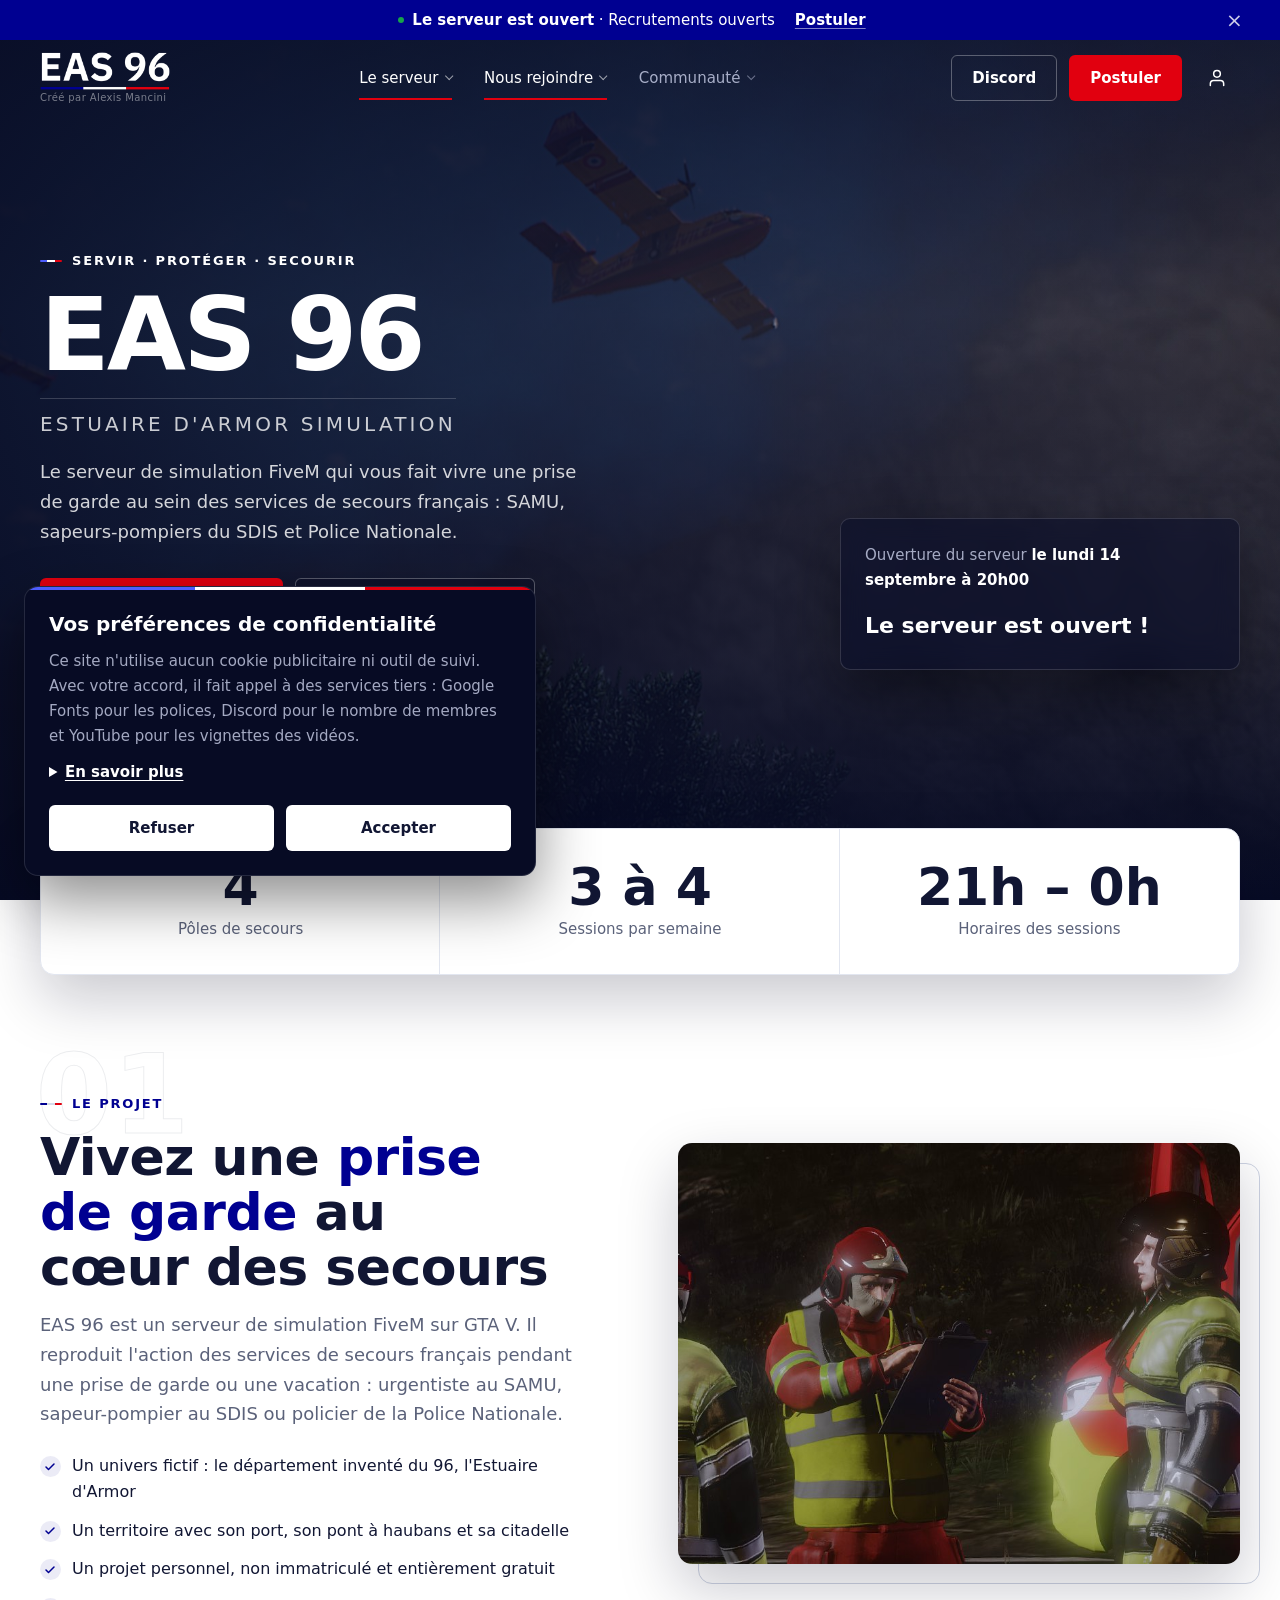
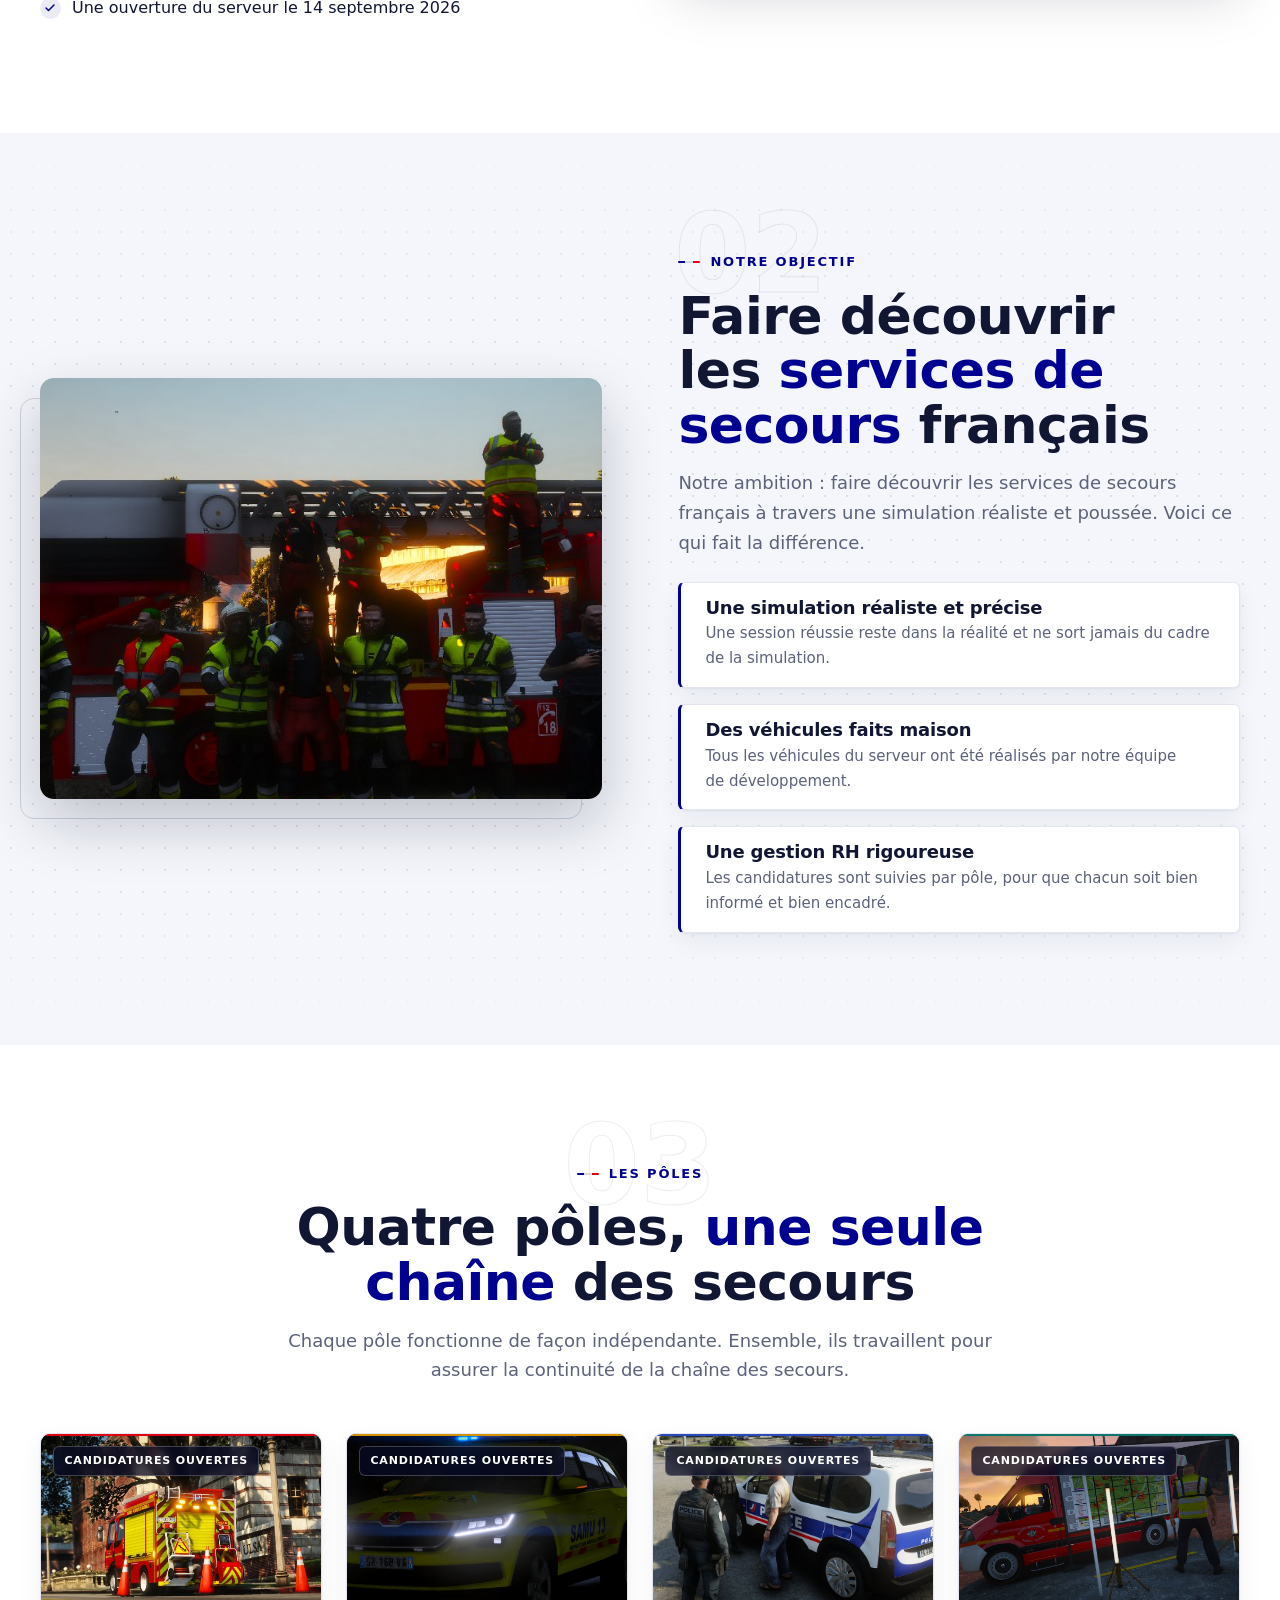
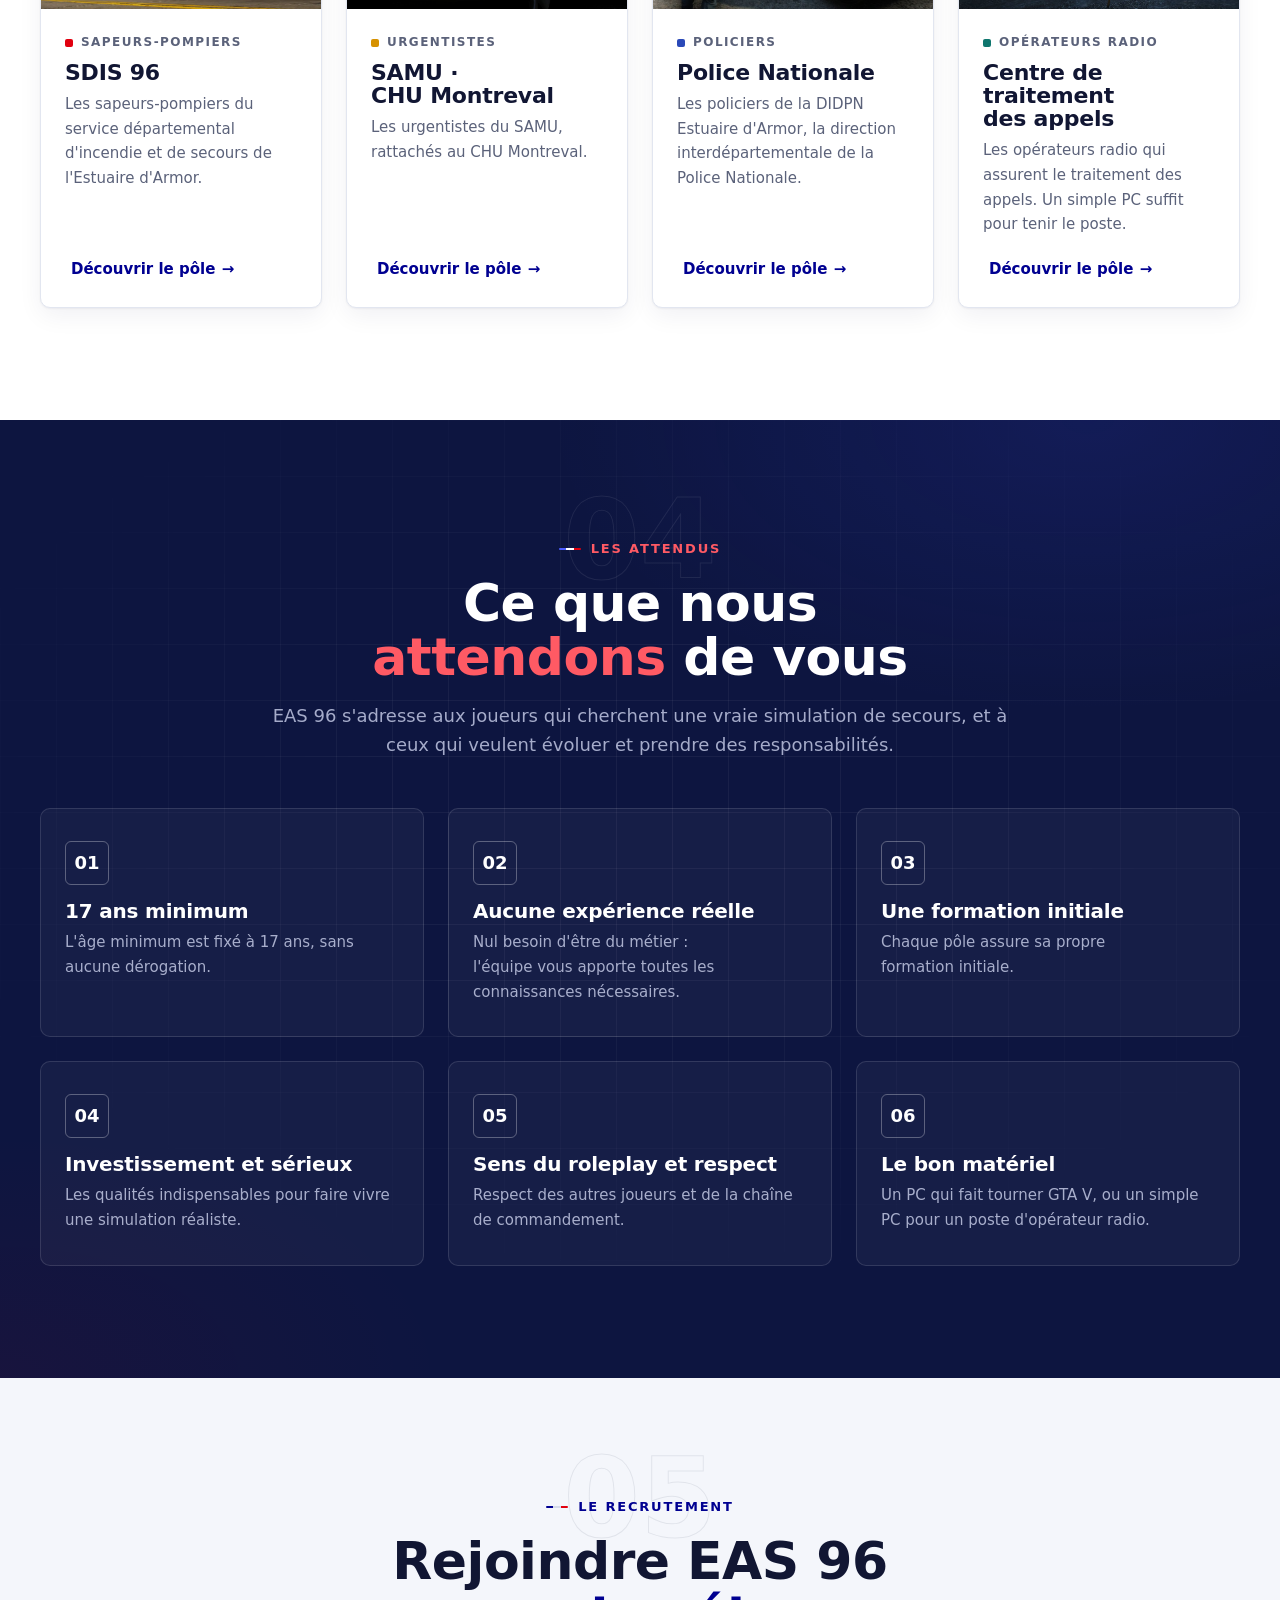
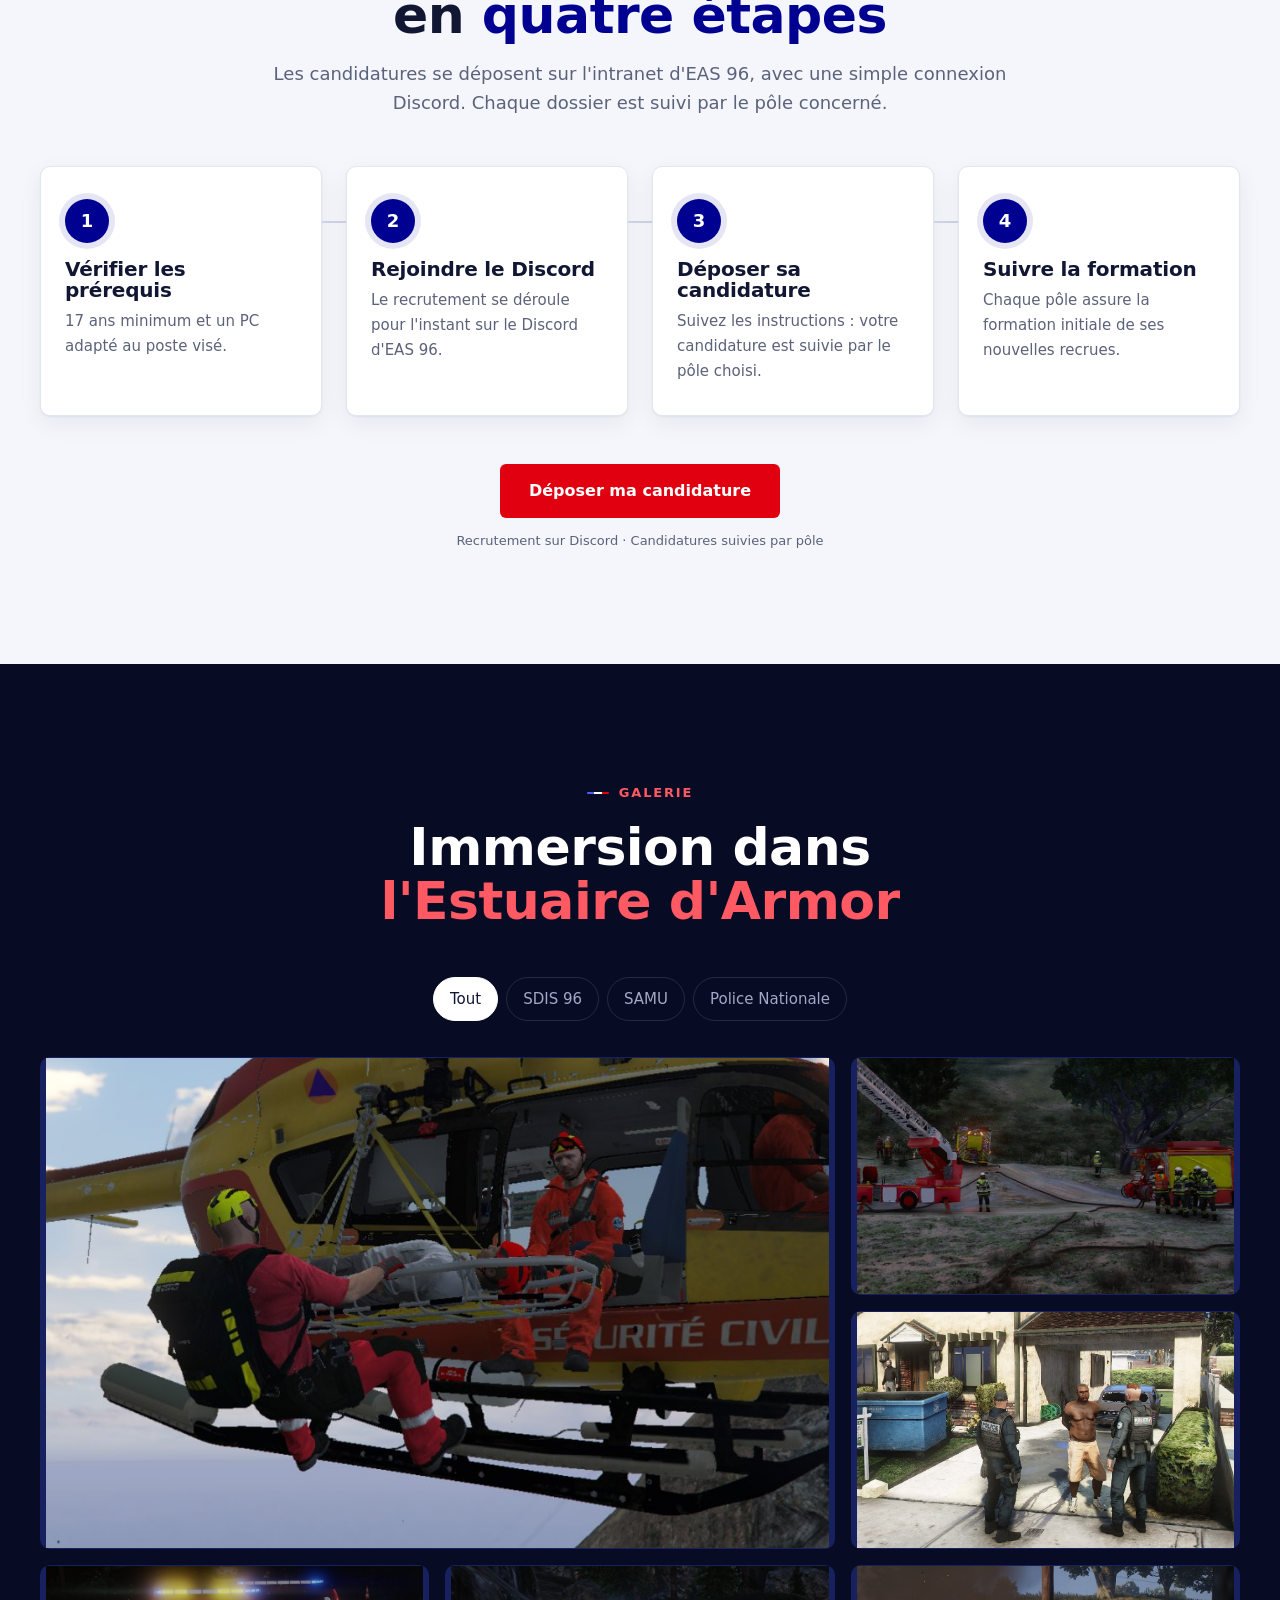
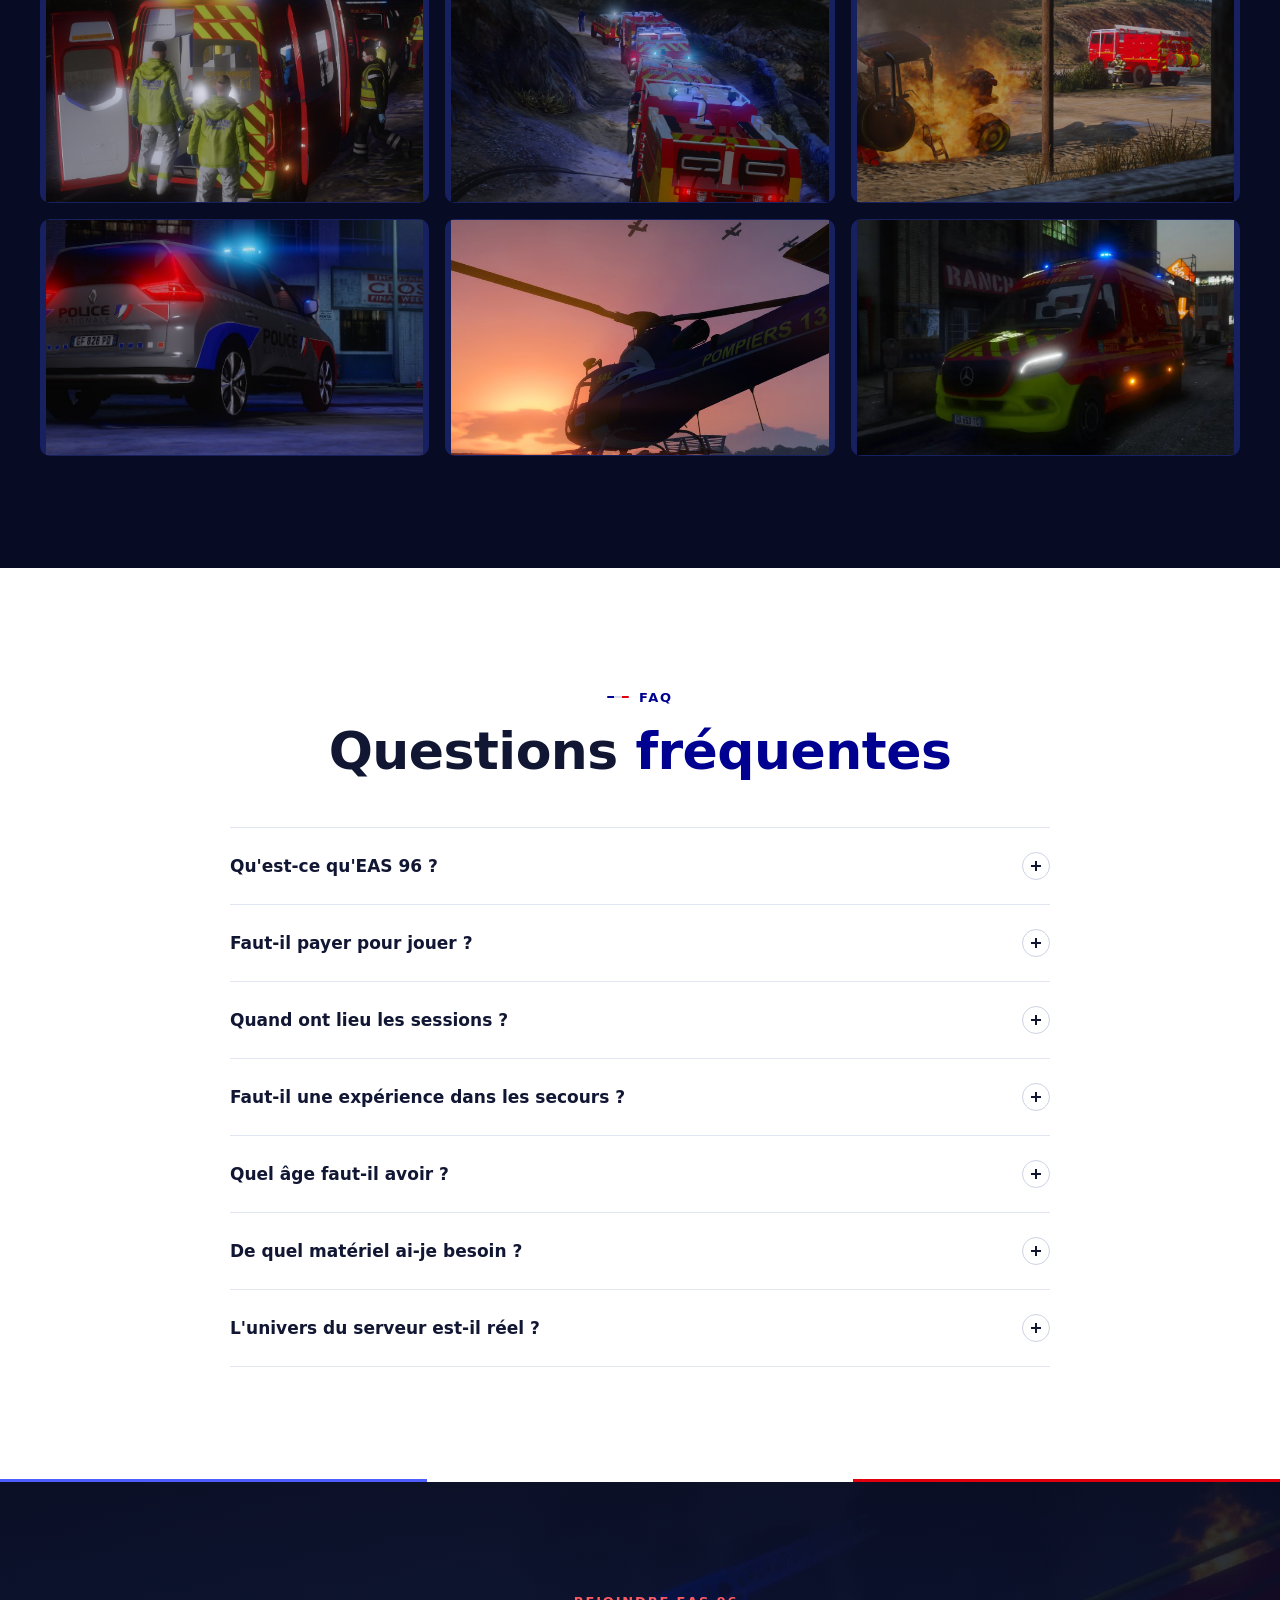
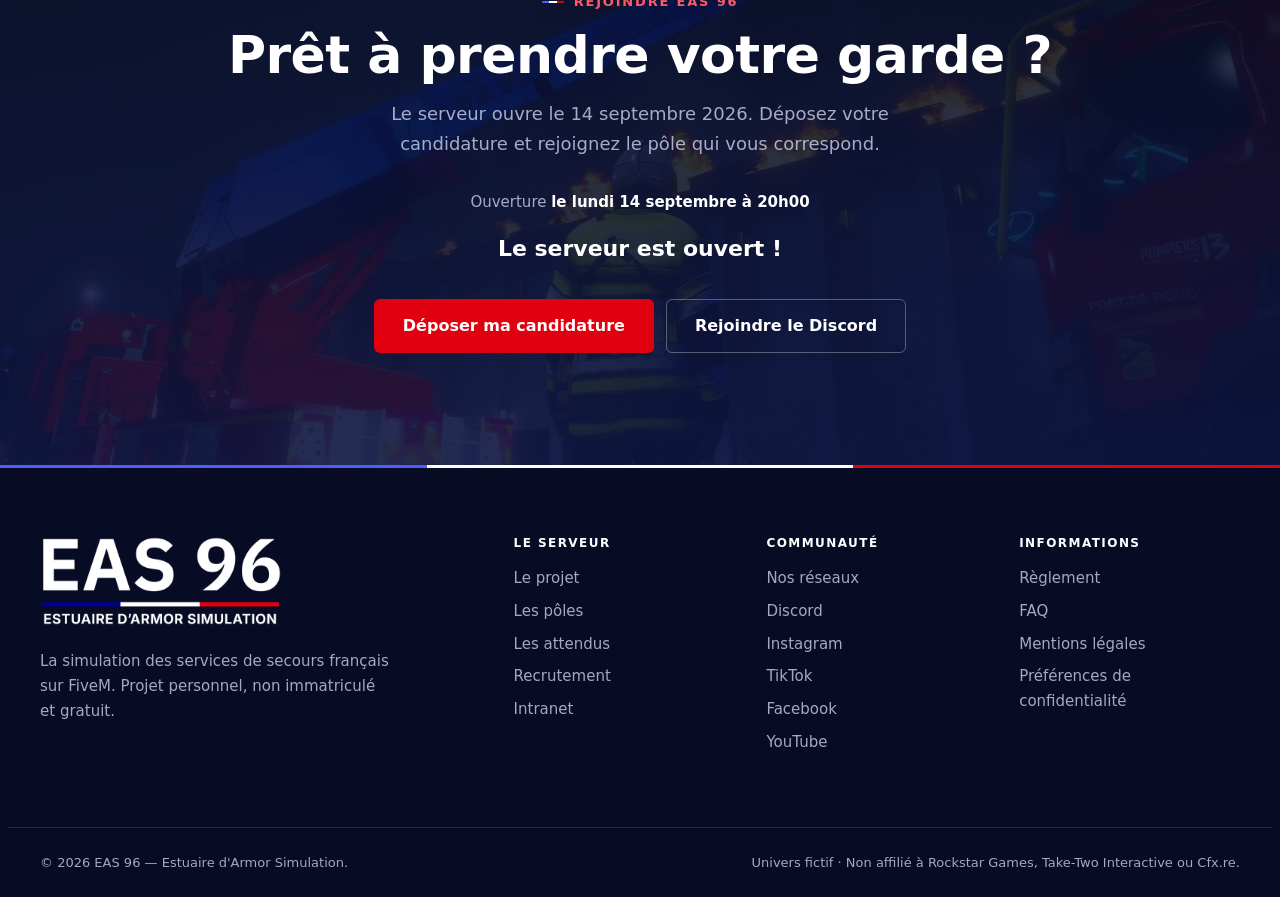
<file: index.html>
<!DOCTYPE html>
<html lang="fr">
<head>
  <meta charset="UTF-8">
  <meta name="viewport" content="width=device-width, initial-scale=1">
  <title>EAS 96 — Estuaire d'Armor Simulation · Serveur FiveM de simulation des secours</title>
  <meta name="description" content="Serveur de simulation FiveM sur GTA V qui reproduit l'action des services de secours français : SAMU, sapeurs-pompiers du SDIS et Police Nationale. Ouverture le 14 septembre 2026.">
  <meta name="theme-color" content="#070b24">

  <!-- Aperçu du lien sur Discord / réseaux sociaux -->
  <meta property="og:type" content="website">
  <meta property="og:site_name" content="EAS 96 — Estuaire d'Armor Simulation">
  <meta property="og:title" content="EAS 96 — Estuaire d'Armor Simulation">
  <meta property="og:description" content="Servir · Protéger · Secourir. La simulation réaliste des services de secours français sur FiveM. Ouverture prévue le 14 septembre 2026.">
  <meta property="og:url" content="https://eas-96.fr/">
  <meta property="og:image" content="https://eas-96.fr/assets/img/og-image.jpg">
  <meta name="twitter:card" content="summary_large_image">

  <link rel="icon" href="assets/img/favicon.png" type="image/png">
  <link rel="stylesheet" href="css/variables.css">
  <link rel="stylesheet" href="css/style.css">
  <script>
    // Préférences mémorisées : bandeau d'annonce fermé, polices Google si l'accord a déjà été donné
    try {
      if (localStorage.getItem("eas96-announce-closed") === "1") document.documentElement.classList.add("announce-closed");
      if (localStorage.getItem("eas96-consent") === "accepted") {
        var fonts = document.createElement("link");
        fonts.rel = "stylesheet";
        fonts.href = "https://fonts.googleapis.com/css2?family=Barlow+Semi+Condensed:wght@600;700&family=Inter:wght@400;500;600;700&display=swap";
        fonts.setAttribute("data-google-fonts", "");
        document.head.appendChild(fonts);
      }
    } catch (e) {}
  </script>
  <script src="js/main.js" defer></script>
</head>
<body>
  <a class="skip-link" href="#contenu">Aller au contenu</a>

  <!-- ===================================================================
       BANDEAU D'ANNONCE
       =================================================================== -->
  <div class="announce" data-announce>
    <div class="container announce__inner">
      <p class="announce__text">
        <span class="live-dot" aria-hidden="true"></span>
        <span data-when="before">Ouverture<span class="announce__extra"> du serveur</span> <strong data-launch-date-short>lundi 14/09 à 20h00</strong><span class="announce__extra"> · Recrutements ouverts</span></span>
        <span data-when="after" hidden><strong>Le serveur est ouvert</strong><span class="announce__extra"> · Recrutements ouverts</span></span>
        <a class="announce__link" href="recrutement.html">Postuler</a>
      </p>
      <button class="announce__close" type="button" data-announce-close aria-label="Fermer l'annonce">×</button>
    </div>
  </div>

  <!-- ===================================================================
       EN-TÊTE
       =================================================================== -->
  <header class="site-header theme-dark" data-header>
    <div class="container site-header__inner">
      <div class="brand">
        <a class="logo" href="#top" aria-label="EAS 96 — Estuaire d'Armor Simulation, accueil">
          <img class="logo__img" src="assets/img/logo-leger-blanc.png" alt="" width="438" height="128">
        </a>
        <span class="brand__credit">Créé par Alexis Mancini</span>
      </div>

      <nav class="nav" id="nav" data-nav aria-label="Navigation principale">
        <ul class="nav__list">
          <li class="nav__item">
            <button class="nav__link nav__link--group" type="button" aria-expanded="false" aria-controls="menu-serveur" data-menu-toggle>Le serveur<span class="nav__chevron" aria-hidden="true"></span></button>
            <ul class="nav__submenu" id="menu-serveur">
              <li><a href="#projet">Le projet</a></li>
              <li><a href="#objectif">Notre objectif</a></li>
              <li><a href="#poles">Les pôles</a></li>
              <li><a href="#galerie">Galerie</a></li>
            </ul>
          </li>
          <li class="nav__item">
            <button class="nav__link nav__link--group" type="button" aria-expanded="false" aria-controls="menu-rejoindre" data-menu-toggle>Nous rejoindre<span class="nav__chevron" aria-hidden="true"></span></button>
            <ul class="nav__submenu" id="menu-rejoindre">
              <li><a href="#attendus">Les attendus</a></li>
              <li><a href="#recrutement">Les étapes</a></li>
              <li><a href="recrutement.html">Déposer sa candidature</a></li>
              <li><a href="reglement.html">Règlement</a></li>
              <li><a href="#faq">FAQ</a></li>
            </ul>
          </li>
          <li class="nav__item">
            <button class="nav__link nav__link--group" type="button" aria-expanded="false" aria-controls="menu-communaute" data-menu-toggle>Communauté<span class="nav__chevron" aria-hidden="true"></span></button>
            <ul class="nav__submenu" id="menu-communaute">
              <li><a href="reseaux.html">Nos réseaux</a></li>
              <li data-link-item><a href="#" data-link="discord">Discord</a></li>
              <li data-link-item><a href="#" data-link="instagram">Instagram</a></li>
              <li data-link-item><a href="#" data-link="tiktok">TikTok</a></li>
              <li data-link-item><a href="#" data-link="facebook">Facebook</a></li>
              <li data-link-item><a href="#" data-link="youtube">YouTube</a></li>
              <li data-link-item><a href="#" data-link="twitch">Twitch</a></li>
            </ul>
          </li>
        </ul>
        <div class="nav__actions">
          <a class="btn btn--outline" href="#" data-link="discord">Discord</a>
          <a class="btn btn--primary" href="recrutement.html">Postuler<span class="sr-only"> — recrutement ouvert</span></a>
          <div class="account" data-account>
            <a class="btn btn--icon" href="#" data-link="intranet" aria-label="Se connecter à l'intranet" title="Se connecter à l'intranet">
              <svg viewBox="0 0 24 24" fill="none" stroke="currentColor" stroke-width="1.8" stroke-linecap="round" stroke-linejoin="round" aria-hidden="true"><path d="M20 21v-2a4 4 0 0 0-4-4H8a4 4 0 0 0-4 4v2"/><circle cx="12" cy="7" r="4"/></svg>
            </a>
          </div>
        </div>
      </nav>

      <button class="nav-toggle" type="button" aria-controls="nav" aria-expanded="false" data-nav-toggle>
        <span class="sr-only" data-nav-toggle-label>Ouvrir le menu</span>
        <span class="nav-toggle__bar" aria-hidden="true"></span>
        <span class="nav-toggle__bar" aria-hidden="true"></span>
        <span class="nav-toggle__bar" aria-hidden="true"></span>
      </button>
    </div>
  </header>

  <main id="contenu">

    <!-- =================================================================
         HERO — accroche + compte à rebours + appels à l'action
         ================================================================= -->
    <section class="hero theme-dark" id="top">
      <div class="hero__media" aria-hidden="true">
        <img src="assets/img/hero.jpg" alt="" width="2560" height="1312" fetchpriority="high">
      </div>

      <div class="container hero__inner">
        <div class="hero__content">
          <p class="eyebrow">Servir · Protéger · Secourir</p>
          <h1 class="hero__title">EAS 96<span class="hero__subtitle">Estuaire d'Armor Simulation</span></h1>
          <p class="hero__lead">Le serveur de simulation FiveM qui vous fait vivre une prise de garde au sein des services de secours français : SAMU, sapeurs-pompiers du SDIS et Police Nationale.</p>

          <div class="hero__actions">
            <a class="btn btn--primary btn--lg" href="recrutement.html">Postuler maintenant</a>
            <a class="btn btn--outline btn--lg" href="#" data-link="discord">Rejoindre le Discord</a>
          </div>
          <p class="hero__note">Projet personnel et gratuit · Recrutements ouverts sur Discord</p>
        </div>

        <aside class="hero__panel countdown" data-countdown aria-label="Compte à rebours avant l'ouverture du serveur">
          <p class="countdown__label">Ouverture du serveur <span data-launch-date>le lundi 14 septembre à 20h00</span></p>
          <div class="countdown__timer" role="timer" data-countdown-timer>
            <div class="countdown__unit"><span class="countdown__value" data-unit="days">00</span><span class="countdown__name">Jours</span></div>
            <div class="countdown__unit"><span class="countdown__value" data-unit="hours">00</span><span class="countdown__name">Heures</span></div>
            <div class="countdown__unit"><span class="countdown__value" data-unit="minutes">00</span><span class="countdown__name">Minutes</span></div>
            <div class="countdown__unit"><span class="countdown__value" data-unit="seconds">00</span><span class="countdown__name">Secondes</span></div>
          </div>
          <p class="countdown__done" data-countdown-done hidden>Le serveur est ouvert !</p>
        </aside>
      </div>
    </section>

    <!-- =================================================================
         CHIFFRES CLÉS
         ================================================================= -->
    <section class="stats" aria-label="EAS 96 en chiffres">
      <div class="container">
        <div class="stats__panel">
          <!-- Nombre de membres récupéré en direct depuis l'invitation Discord -->
          <div class="stats__item" data-discord-item>
            <p class="stats__value" data-count="" data-discord="members">—</p>
            <p class="stats__label">Membres sur le Discord</p>
            <p class="stats__sub"><span class="live-dot" aria-hidden="true"></span><span data-discord="online">—</span>&nbsp;en ligne</p>
          </div>
          <div class="stats__item">
            <p class="stats__value" data-count="4">4</p>
            <p class="stats__label">Pôles de secours</p>
          </div>
          <div class="stats__item">
            <p class="stats__value">3 à 4</p>
            <p class="stats__label">Sessions par semaine</p>
          </div>
          <div class="stats__item">
            <p class="stats__value">21h – 0h</p>
            <p class="stats__label">Horaires des sessions</p>
          </div>
        </div>
      </div>
    </section>

    <!-- =================================================================
         01 · LE PROJET
         ================================================================= -->
    <section class="section" id="projet">
      <div class="container split">
        <div class="split__text" data-number="01">
          <p class="eyebrow">Le projet</p>
          <h2 class="section__title">Vivez une <span class="hl">prise de garde</span> au cœur des secours</h2>
          <p class="section__lead">EAS 96 est un serveur de simulation FiveM sur GTA V. Il reproduit l'action des services de secours français pendant une prise de garde ou une vacation : urgentiste au SAMU, sapeur-pompier au SDIS ou policier de la Police Nationale.</p>
          <ul class="checklist">
            <li>Un univers fictif : le département inventé du 96, l'Estuaire d'Armor</li>
            <li>Un territoire avec son port, son pont à haubans et sa citadelle</li>
            <li>Un projet personnel, non immatriculé et entièrement gratuit</li>
            <li>Une ouverture du serveur le 14 septembre 2026</li>
          </ul>
        </div>
        <div class="split__visual">
          <figure class="split__media">
            <img src="assets/img/principe.jpg" alt="Le commandant des opérations de secours donne ses consignes à l'équipe" width="1280" height="621" loading="lazy">
          </figure>
        </div>
      </div>
    </section>

    <!-- =================================================================
         02 · NOTRE OBJECTIF — ce qui fait la différence
         ================================================================= -->
    <section class="section section--paper texture-dots" id="objectif">
      <div class="container split split--reverse">
        <div class="split__text" data-number="02">
          <p class="eyebrow">Notre objectif</p>
          <h2 class="section__title">Faire découvrir les <span class="hl">services de secours</span> français</h2>
          <p class="section__lead">Notre ambition : faire découvrir les services de secours français à travers une simulation réaliste et poussée. Voici ce qui fait la différence.</p>
          <ul class="points">
            <li class="point">
              <h3 class="point__title">Une simulation réaliste et précise</h3>
              <p class="point__text">Une session réussie reste dans la réalité et ne sort jamais du cadre de la simulation.</p>
            </li>
            <li class="point">
              <h3 class="point__title">Des véhicules faits maison</h3>
              <p class="point__text">Tous les véhicules du serveur ont été réalisés par notre équipe de développement.</p>
            </li>
            <li class="point">
              <h3 class="point__title">Une gestion RH rigoureuse</h3>
              <p class="point__text">Les candidatures sont suivies par pôle, pour que chacun soit bien informé et bien encadré.</p>
            </li>
          </ul>
        </div>
        <div class="split__visual">
          <figure class="split__media">
            <img src="assets/img/objectif.jpg" alt="Équipe de sapeurs-pompiers réunie devant un camion au coucher du soleil" width="1024" height="515" loading="lazy">
          </figure>
        </div>
      </div>
    </section>

    <!-- =================================================================
         03 · LES PÔLES — cartes + fiches détaillées (fenêtres plus bas)
         ================================================================= -->
    <section class="section" id="poles">
      <div class="container">
        <header class="section__header" data-number="03">
          <p class="eyebrow">Les pôles</p>
          <h2 class="section__title">Quatre pôles, <span class="hl">une seule chaîne</span> des secours</h2>
          <p class="section__lead">Chaque pôle fonctionne de façon indépendante. Ensemble, ils travaillent pour assurer la continuité de la chaîne des secours.</p>
        </header>

        <div class="grid grid--4">
          <article class="card card--pompiers">
            <div class="card__media">
              <img class="card__img" src="assets/img/service-1.jpg" alt="" width="1280" height="657" loading="lazy">
              <p class="card__tag">Candidatures ouvertes</p>
            </div>
            <div class="card__body">
              <p class="card__label">Sapeurs-pompiers</p>
              <h3 class="card__title">SDIS 96</h3>
              <p class="card__text">Les sapeurs-pompiers du service départemental d'incendie et de secours de l'Estuaire d'Armor.</p>
              <button class="card__link" type="button" data-dialog-open="pole-sdis">Découvrir le pôle <span aria-hidden="true">→</span></button>
            </div>
          </article>

          <article class="card card--samu">
            <div class="card__media">
              <img class="card__img" src="assets/img/service-2.jpg" alt="" width="1280" height="626" loading="lazy">
              <p class="card__tag">Candidatures ouvertes</p>
            </div>
            <div class="card__body">
              <p class="card__label">Urgentistes</p>
              <h3 class="card__title">SAMU · CHU Montreval</h3>
              <p class="card__text">Les urgentistes du SAMU, rattachés au CHU Montreval.</p>
              <button class="card__link" type="button" data-dialog-open="pole-samu">Découvrir le pôle <span aria-hidden="true">→</span></button>
            </div>
          </article>

          <article class="card card--police">
            <div class="card__media">
              <img class="card__img" src="assets/img/service-3.jpg" alt="" width="1024" height="476" loading="lazy">
              <p class="card__tag">Candidatures ouvertes</p>
            </div>
            <div class="card__body">
              <p class="card__label">Policiers</p>
              <h3 class="card__title">Police Nationale</h3>
              <p class="card__text">Les policiers de la DIDPN Estuaire d'Armor, la direction interdépartementale de la Police Nationale.</p>
              <button class="card__link" type="button" data-dialog-open="pole-police">Découvrir le pôle <span aria-hidden="true">→</span></button>
            </div>
          </article>

          <article class="card card--radio">
            <div class="card__media">
              <img class="card__img" src="assets/img/service-4.jpg" alt="" width="1280" height="657" loading="lazy">
              <p class="card__tag">Candidatures ouvertes</p>
            </div>
            <div class="card__body">
              <p class="card__label">Opérateurs radio</p>
              <h3 class="card__title">Centre de traitement des appels</h3>
              <p class="card__text">Les opérateurs radio qui assurent le traitement des appels. Un simple PC suffit pour tenir le poste.</p>
              <button class="card__link" type="button" data-dialog-open="pole-radio">Découvrir le pôle <span aria-hidden="true">→</span></button>
            </div>
          </article>
        </div>
      </div>
    </section>

    <!-- Fiches détaillées des pôles (ouvertes par « Découvrir le pôle ») -->
    <dialog class="modal modal--pompiers" id="pole-sdis" aria-labelledby="pole-sdis-title">
      <div class="modal__media">
        <img src="assets/img/service-1.jpg" alt="" width="1280" height="657" loading="lazy">
        <button class="modal__close" type="button" data-dialog-close aria-label="Fermer">×</button>
      </div>
      <div class="modal__body">
        <p class="modal__label">Sapeurs-pompiers</p>
        <h3 class="modal__title" id="pole-sdis-title">SDIS 96</h3>
        <p class="modal__lead">Prenez votre garde en tant que sapeur-pompier du SDIS 96 et participez à la chaîne des secours de l'Estuaire d'Armor.</p>
        <div class="modal__grid">
          <div>
            <h4 class="modal__heading">Le pôle</h4>
            <ul class="modal__list"><li>Fonctionne de façon indépendante</li><li>Travaille avec les autres pôles pour assurer la continuité des secours</li><li>Des véhicules entièrement réalisés par l'équipe</li></ul>
          </div>
          <div>
            <h4 class="modal__heading">La formation</h4>
            <ul class="modal__list"><li>Une formation initiale propre au pôle</li><li>Aucune expérience réelle demandée</li><li>Toutes les connaissances apportées par l'équipe</li></ul>
          </div>
          <div>
            <h4 class="modal__heading">Pour postuler</h4>
            <ul class="modal__list"><li>17 ans minimum, sans dérogation</li><li>Un PC qui fait tourner GTA V</li><li>Une candidature suivie par le pôle</li></ul>
          </div>
        </div>
        <div class="modal__actions">
          <a class="btn btn--primary" href="recrutement.html">Postuler</a>
          <button class="btn btn--outline" type="button" data-dialog-close>Fermer</button>
        </div>
      </div>
    </dialog>

    <dialog class="modal modal--samu" id="pole-samu" aria-labelledby="pole-samu-title">
      <div class="modal__media">
        <img src="assets/img/service-2.jpg" alt="" width="1280" height="626" loading="lazy">
        <button class="modal__close" type="button" data-dialog-close aria-label="Fermer">×</button>
      </div>
      <div class="modal__body">
        <p class="modal__label">Urgentistes</p>
        <h3 class="modal__title" id="pole-samu-title">SAMU · CHU Montreval</h3>
        <p class="modal__lead">Prenez votre garde en tant qu'urgentiste du SAMU, rattaché au CHU Montreval, au sein de la chaîne des secours de l'Estuaire d'Armor.</p>
        <div class="modal__grid">
          <div>
            <h4 class="modal__heading">Le pôle</h4>
            <ul class="modal__list"><li>Fonctionne de façon indépendante</li><li>Travaille avec les autres pôles pour assurer la continuité des secours</li><li>Des véhicules entièrement réalisés par l'équipe</li></ul>
          </div>
          <div>
            <h4 class="modal__heading">La formation</h4>
            <ul class="modal__list"><li>Une formation initiale propre au pôle</li><li>Aucune expérience réelle demandée</li><li>Toutes les connaissances apportées par l'équipe</li></ul>
          </div>
          <div>
            <h4 class="modal__heading">Pour postuler</h4>
            <ul class="modal__list"><li>17 ans minimum, sans dérogation</li><li>Un PC qui fait tourner GTA V</li><li>Une candidature suivie par le pôle</li></ul>
          </div>
        </div>
        <div class="modal__actions">
          <a class="btn btn--primary" href="recrutement.html">Postuler</a>
          <button class="btn btn--outline" type="button" data-dialog-close>Fermer</button>
        </div>
      </div>
    </dialog>

    <dialog class="modal modal--police" id="pole-police" aria-labelledby="pole-police-title">
      <div class="modal__media">
        <img src="assets/img/service-3.jpg" alt="" width="1024" height="476" loading="lazy">
        <button class="modal__close" type="button" data-dialog-close aria-label="Fermer">×</button>
      </div>
      <div class="modal__body">
        <p class="modal__label">Policiers</p>
        <h3 class="modal__title" id="pole-police-title">Police Nationale</h3>
        <p class="modal__lead">Prenez votre vacation en tant que policier de la DIDPN Estuaire d'Armor, en lien avec les autres pôles de secours.</p>
        <div class="modal__grid">
          <div>
            <h4 class="modal__heading">Le pôle</h4>
            <ul class="modal__list"><li>Fonctionne de façon indépendante</li><li>Travaille avec les autres pôles pour assurer la continuité des secours</li><li>Des véhicules entièrement réalisés par l'équipe</li></ul>
          </div>
          <div>
            <h4 class="modal__heading">La formation</h4>
            <ul class="modal__list"><li>Une formation initiale propre au pôle</li><li>Aucune expérience réelle demandée</li><li>Toutes les connaissances apportées par l'équipe</li></ul>
          </div>
          <div>
            <h4 class="modal__heading">Pour postuler</h4>
            <ul class="modal__list"><li>17 ans minimum, sans dérogation</li><li>Un PC qui fait tourner GTA V</li><li>Une candidature suivie par le pôle</li></ul>
          </div>
        </div>
        <div class="modal__actions">
          <a class="btn btn--primary" href="recrutement.html">Postuler</a>
          <button class="btn btn--outline" type="button" data-dialog-close>Fermer</button>
        </div>
      </div>
    </dialog>

    <dialog class="modal modal--radio" id="pole-radio" aria-labelledby="pole-radio-title">
      <div class="modal__media">
        <img src="assets/img/service-4.jpg" alt="" width="1280" height="657" loading="lazy">
        <button class="modal__close" type="button" data-dialog-close aria-label="Fermer">×</button>
      </div>
      <div class="modal__body">
        <p class="modal__label">Opérateurs radio</p>
        <h3 class="modal__title" id="pole-radio-title">Centre de traitement des appels</h3>
        <p class="modal__lead">Tenez un poste d'opérateur radio au centre de traitement des appels, un maillon essentiel de la chaîne des secours.</p>
        <div class="modal__grid">
          <div>
            <h4 class="modal__heading">Le pôle</h4>
            <ul class="modal__list"><li>Fonctionne de façon indépendante</li><li>Travaille avec les autres pôles pour assurer la continuité des secours</li></ul>
          </div>
          <div>
            <h4 class="modal__heading">La formation</h4>
            <ul class="modal__list"><li>Une formation initiale propre au pôle</li><li>Aucune expérience réelle demandée</li><li>Toutes les connaissances apportées par l'équipe</li></ul>
          </div>
          <div>
            <h4 class="modal__heading">Pour postuler</h4>
            <ul class="modal__list"><li>17 ans minimum, sans dérogation</li><li>Un simple PC suffit</li><li>Une candidature suivie par le pôle</li></ul>
          </div>
        </div>
        <div class="modal__actions">
          <a class="btn btn--primary" href="recrutement.html">Postuler</a>
          <button class="btn btn--outline" type="button" data-dialog-close>Fermer</button>
        </div>
      </div>
    </dialog>

    <!-- =================================================================
         04 · LES ATTENDUS (section sombre)
         ================================================================= -->
    <section class="section theme-dark texture-grid texture-glow" id="attendus">
      <div class="container">
        <header class="section__header" data-number="04">
          <p class="eyebrow">Les attendus</p>
          <h2 class="section__title">Ce que nous <span class="hl">attendons</span> de vous</h2>
          <p class="section__lead">EAS 96 s'adresse aux joueurs qui cherchent une vraie simulation de secours, et à ceux qui veulent évoluer et prendre des responsabilités.</p>
        </header>

        <ul class="grid grid--3">
          <li class="requirement">
            <span class="requirement__icon" aria-hidden="true">01</span>
            <h3 class="requirement__title">17 ans minimum</h3>
            <p class="requirement__text">L'âge minimum est fixé à 17 ans, sans aucune dérogation.</p>
          </li>
          <li class="requirement">
            <span class="requirement__icon" aria-hidden="true">02</span>
            <h3 class="requirement__title">Aucune expérience réelle</h3>
            <p class="requirement__text">Nul besoin d'être du métier : l'équipe vous apporte toutes les connaissances nécessaires.</p>
          </li>
          <li class="requirement">
            <span class="requirement__icon" aria-hidden="true">03</span>
            <h3 class="requirement__title">Une formation initiale</h3>
            <p class="requirement__text">Chaque pôle assure sa propre formation initiale.</p>
          </li>
          <li class="requirement">
            <span class="requirement__icon" aria-hidden="true">04</span>
            <h3 class="requirement__title">Investissement et sérieux</h3>
            <p class="requirement__text">Les qualités indispensables pour faire vivre une simulation réaliste.</p>
          </li>
          <li class="requirement">
            <span class="requirement__icon" aria-hidden="true">05</span>
            <h3 class="requirement__title">Sens du roleplay et respect</h3>
            <p class="requirement__text">Respect des autres joueurs et de la chaîne de commandement.</p>
          </li>
          <li class="requirement">
            <span class="requirement__icon" aria-hidden="true">06</span>
            <h3 class="requirement__title">Le bon matériel</h3>
            <p class="requirement__text">Un PC qui fait tourner GTA V, ou un simple PC pour un poste d'opérateur radio.</p>
          </li>
        </ul>
      </div>
    </section>

    <!-- =================================================================
         05 · LE RECRUTEMENT — étapes + accès à la page recrutement
         ================================================================= -->
    <section class="section section--paper" id="recrutement">
      <div class="container">
        <header class="section__header" data-number="05">
          <p class="eyebrow">Le recrutement</p>
          <h2 class="section__title">Rejoindre EAS 96 en <span class="hl">quatre étapes</span></h2>
          <p class="section__lead">Les candidatures se déposent sur l'intranet d'EAS 96, avec une simple connexion Discord. Chaque dossier est suivi par le pôle concerné.</p>
        </header>

        <ol class="steps">
          <li class="step">
            <span class="step__number" aria-hidden="true">1</span>
            <h3 class="step__title">Vérifier les prérequis</h3>
            <p class="step__text">17 ans minimum et un PC adapté au poste visé.</p>
          </li>
          <li class="step">
            <span class="step__number" aria-hidden="true">2</span>
            <h3 class="step__title">Rejoindre le Discord</h3>
            <p class="step__text">Le recrutement se déroule pour l'instant sur le Discord d'EAS 96.</p>
          </li>
          <li class="step">
            <span class="step__number" aria-hidden="true">3</span>
            <h3 class="step__title">Déposer sa candidature</h3>
            <p class="step__text">Suivez les instructions : votre candidature est suivie par le pôle choisi.</p>
          </li>
          <li class="step">
            <span class="step__number" aria-hidden="true">4</span>
            <h3 class="step__title">Suivre la formation</h3>
            <p class="step__text">Chaque pôle assure la formation initiale de ses nouvelles recrues.</p>
          </li>
        </ol>

        <div class="section__actions">
          <a class="btn btn--primary btn--lg" href="recrutement.html">Déposer ma candidature</a>
          <p class="section__note">Recrutement sur Discord · Candidatures suivies par pôle</p>
        </div>
      </div>
    </section>

    <!-- =================================================================
         GALERIE — filtres + visionneuse plein écran
         ================================================================= -->
    <section class="section section--ink theme-dark" id="galerie">
      <div class="container">
        <header class="section__header">
          <p class="eyebrow">Galerie</p>
          <h2 class="section__title">Immersion dans <span class="hl">l'Estuaire d'Armor</span></h2>
        </header>

        <div class="gallery-filters" role="group" aria-label="Filtrer la galerie">
          <button class="filter" type="button" data-filter="all" aria-pressed="true">Tout</button>
          <button class="filter" type="button" data-filter="pompiers" aria-pressed="false">SDIS 96</button>
          <button class="filter" type="button" data-filter="samu" aria-pressed="false">SAMU</button>
          <button class="filter" type="button" data-filter="police" aria-pressed="false">Police Nationale</button>
        </div>

        <div class="gallery" data-gallery data-active="all">
          <figure class="gallery__item" data-category="pompiers">
            <button class="gallery__button" type="button" aria-label="Agrandir la photo"><img src="assets/img/galerie-1.jpg" alt="Hélitreuillage d'une victime sur brancard" width="1280" height="584" loading="lazy"></button>
            <figcaption class="gallery__caption">Hélitreuillage avec brancardage</figcaption>
          </figure>
          <figure class="gallery__item" data-category="pompiers">
            <button class="gallery__button" type="button" aria-label="Agrandir la photo"><img src="assets/img/galerie-2.jpg" alt="Intervention des sapeurs-pompiers avec échelle aérienne" width="1280" height="517" loading="lazy"></button>
            <figcaption class="gallery__caption">Intervention avec échelle aérienne</figcaption>
          </figure>
          <figure class="gallery__item" data-category="police">
            <button class="gallery__button" type="button" aria-label="Agrandir la photo"><img src="assets/img/galerie-3.jpg" alt="Interpellation devant une maison" width="1280" height="671" loading="lazy"></button>
            <figcaption class="gallery__caption">Interpellation à domicile</figcaption>
          </figure>
          <figure class="gallery__item" data-category="samu">
            <button class="gallery__button" type="button" aria-label="Agrandir la photo"><img src="assets/img/galerie-4.jpg" alt="Équipes VSAV et SMUR autour d'une ambulance de nuit" width="1280" height="611" loading="lazy"></button>
            <figcaption class="gallery__caption">Prise en charge VSAV et SMUR</figcaption>
          </figure>
          <figure class="gallery__item" data-category="pompiers">
            <button class="gallery__button" type="button" aria-label="Agrandir la photo"><img src="assets/img/galerie-5.jpg" alt="Colonne de camions feux de forêt sur une piste de nuit" width="1280" height="603" loading="lazy"></button>
            <figcaption class="gallery__caption">Colonne feux de forêt</figcaption>
          </figure>
          <figure class="gallery__item" data-category="pompiers">
            <button class="gallery__button" type="button" aria-label="Agrandir la photo"><img src="assets/img/galerie-6.jpg" alt="Tracteur en feu et engin pompe" width="1280" height="622" loading="lazy"></button>
            <figcaption class="gallery__caption">Feu de véhicule agricole</figcaption>
          </figure>
          <figure class="gallery__item" data-category="police">
            <button class="gallery__button" type="button" aria-label="Agrandir la photo"><img src="assets/img/galerie-7.jpg" alt="Véhicule de police gyrophares allumés de nuit" width="1024" height="490" loading="lazy"></button>
            <figcaption class="gallery__caption">Patrouille de nuit</figcaption>
          </figure>
          <figure class="gallery__item" data-category="pompiers">
            <button class="gallery__button" type="button" aria-label="Agrandir la photo"><img src="assets/img/galerie-8.jpg" alt="Hélicoptère posé sur l'héliport au coucher du soleil" width="1024" height="441" loading="lazy"></button>
            <figcaption class="gallery__caption">Héliport au crépuscule</figcaption>
          </figure>
          <figure class="gallery__item" data-category="pompiers">
            <button class="gallery__button" type="button" aria-label="Agrandir la photo"><img src="assets/img/galerie-9.jpg" alt="VSAV stationné en ville, gyrophares allumés" width="1280" height="657" loading="lazy"></button>
            <figcaption class="gallery__caption">VSAV en intervention urbaine</figcaption>
          </figure>
        </div>

        <dialog class="lightbox" data-lightbox aria-label="Galerie en plein écran">
          <button class="lightbox__close" type="button" data-dialog-close aria-label="Fermer">×</button>
          <button class="lightbox__nav lightbox__nav--prev" type="button" data-lightbox-prev aria-label="Photo précédente">‹</button>
          <figure class="lightbox__figure">
            <img data-lightbox-img alt="">
            <figcaption class="lightbox__caption"><span data-lightbox-caption></span><span class="lightbox__counter" data-lightbox-counter></span></figcaption>
          </figure>
          <button class="lightbox__nav lightbox__nav--next" type="button" data-lightbox-next aria-label="Photo suivante">›</button>
        </dialog>
      </div>
    </section>

    <!-- =================================================================
         FAQ
         ================================================================= -->
    <section class="section" id="faq">
      <div class="container container--narrow">
        <header class="section__header">
          <p class="eyebrow">FAQ</p>
          <h2 class="section__title">Questions <span class="hl">fréquentes</span></h2>
        </header>

        <div class="faq">
          <details class="faq__item">
            <summary class="faq__question">Qu'est-ce qu'EAS 96 ?</summary>
            <div class="faq__answer"><p>EAS 96 (Estuaire d'Armor Simulation) est un serveur de simulation FiveM sur GTA V. Il reproduit l'action des services de secours français pendant une prise de garde ou une vacation.</p></div>
          </details>
          <details class="faq__item">
            <summary class="faq__question">Faut-il payer pour jouer ?</summary>
            <div class="faq__answer"><p>Non. EAS 96 est un projet personnel, non immatriculé et entièrement gratuit.</p></div>
          </details>
          <details class="faq__item">
            <summary class="faq__question">Quand ont lieu les sessions ?</summary>
            <div class="faq__answer"><p>Il y a 3 à 4 sessions par semaine, de 21 h à minuit. Le planning n'est pas encore figé.</p></div>
          </details>
          <details class="faq__item">
            <summary class="faq__question">Faut-il une expérience dans les secours ?</summary>
            <div class="faq__answer"><p>Non, aucune expérience réelle n'est demandée. L'équipe apporte toutes les connaissances nécessaires, avec une formation initiale propre à chaque pôle.</p></div>
          </details>
          <details class="faq__item">
            <summary class="faq__question">Quel âge faut-il avoir ?</summary>
            <div class="faq__answer"><p>L'âge minimum est de 17 ans, sans aucune dérogation.</p></div>
          </details>
          <details class="faq__item">
            <summary class="faq__question">De quel matériel ai-je besoin ?</summary>
            <div class="faq__answer"><p>D'un PC qui fait tourner GTA V. Pour tenir un poste d'opérateur radio, un simple PC suffit.</p></div>
          </details>
          <details class="faq__item">
            <summary class="faq__question">L'univers du serveur est-il réel ?</summary>
            <div class="faq__answer"><p>Non, il est fictif. Tout se passe dans le département inventé du 96, l'Estuaire d'Armor, avec son port, son pont à haubans et sa citadelle.</p></div>
          </details>
        </div>
      </div>
    </section>

    <!-- =================================================================
         APPEL FINAL
         ================================================================= -->
    <section class="cta theme-dark" id="rejoindre">
      <div class="chevrons" aria-hidden="true"></div>
      <div class="cta__media" aria-hidden="true">
        <img src="assets/img/cta.jpg" alt="" width="1280" height="657" loading="lazy">
      </div>

      <div class="container cta__content">
        <p class="eyebrow">Rejoindre EAS 96</p>
        <h2 class="cta__title">Prêt à prendre votre garde ?</h2>
        <p class="cta__lead">Le serveur ouvre le 14 septembre 2026. Déposez votre candidature et rejoignez le pôle qui vous correspond.</p>

        <div class="countdown countdown--compact" data-countdown>
          <p class="countdown__label">Ouverture <span data-launch-date>le lundi 14 septembre à 20h00</span></p>
          <div class="countdown__timer" role="timer" data-countdown-timer>
            <div class="countdown__unit"><span class="countdown__value" data-unit="days">00</span><span class="countdown__name">Jours</span></div>
            <div class="countdown__unit"><span class="countdown__value" data-unit="hours">00</span><span class="countdown__name">Heures</span></div>
            <div class="countdown__unit"><span class="countdown__value" data-unit="minutes">00</span><span class="countdown__name">Minutes</span></div>
            <div class="countdown__unit"><span class="countdown__value" data-unit="seconds">00</span><span class="countdown__name">Secondes</span></div>
          </div>
          <p class="countdown__done" data-countdown-done hidden>Le serveur est ouvert !</p>
        </div>

        <div class="cta__actions">
          <a class="btn btn--primary btn--lg" href="recrutement.html">Déposer ma candidature</a>
          <a class="btn btn--outline btn--lg" href="#" data-link="discord">Rejoindre le Discord</a>
        </div>
      </div>
    </section>

  </main>

  <!-- ===================================================================
       PIED DE PAGE
       =================================================================== -->
  <footer class="site-footer theme-dark">
    <div class="container site-footer__grid">
      <div class="site-footer__brand">
        <a class="logo logo--footer" href="#top" aria-label="EAS 96 — Estuaire d'Armor Simulation, retour en haut">
          <img class="logo__img" src="assets/img/logo-complet-blanc.png" alt="" width="640" height="234">
        </a>
        <p class="site-footer__text">La simulation des services de secours français sur FiveM. Projet personnel, non immatriculé et gratuit.</p>
      </div>

      <nav class="site-footer__col" aria-label="Le serveur">
        <h2 class="site-footer__title">Le serveur</h2>
        <ul class="site-footer__list">
          <li><a href="#projet">Le projet</a></li>
          <li><a href="#poles">Les pôles</a></li>
          <li><a href="#attendus">Les attendus</a></li>
          <li><a href="recrutement.html">Recrutement</a></li>
          <li><a href="#" data-link="intranet">Intranet</a></li>
        </ul>
      </nav>

      <nav class="site-footer__col" aria-label="Communauté">
        <h2 class="site-footer__title">Communauté</h2>
        <ul class="site-footer__list">
          <li><a href="reseaux.html">Nos réseaux</a></li>
          <li data-link-item><a href="#" data-link="discord">Discord</a></li>
          <li data-link-item><a href="#" data-link="instagram">Instagram</a></li>
          <li data-link-item><a href="#" data-link="tiktok">TikTok</a></li>
          <li data-link-item><a href="#" data-link="facebook">Facebook</a></li>
          <li data-link-item><a href="#" data-link="youtube">YouTube</a></li>
          <li data-link-item><a href="#" data-link="twitch">Twitch</a></li>
        </ul>
      </nav>

      <nav class="site-footer__col" aria-label="Informations">
        <h2 class="site-footer__title">Informations</h2>
        <ul class="site-footer__list">
          <li data-link-item><a href="#" data-link="reglement">Règlement</a></li>
          <li><a href="#faq">FAQ</a></li>
          <li><a href="#">Mentions légales</a></li>
          <li><a href="#" data-consent-open>Préférences de confidentialité</a></li>
        </ul>
      </nav>
    </div>

    <div class="container site-footer__bottom">
      <p>© <span data-year>2026</span> EAS 96 — Estuaire d'Armor Simulation.</p>
      <p>Univers fictif · Non affilié à Rockstar Games, Take-Two Interactive ou Cfx.re.</p>
    </div>
  </footer>

  <!-- ===================================================================
       BANNIÈRE DE CONSENTEMENT (première visite, réouvrable depuis le pied de page)
       =================================================================== -->
  <div class="consent theme-dark" data-consent role="dialog" aria-labelledby="consent-title" aria-describedby="consent-text" hidden>
    <p class="consent__title" id="consent-title">Vos préférences de confidentialité</p>
    <p class="consent__text" id="consent-text">Ce site n'utilise aucun cookie publicitaire ni outil de suivi. Avec votre accord, il fait appel à des services tiers : Google Fonts pour les polices, Discord pour le nombre de membres et YouTube pour les vignettes des vidéos.</p>
    <details class="consent__details">
      <summary>En savoir plus</summary>
      <ul>
        <li><strong>Google Fonts</strong> : chargement des polices du site depuis les serveurs de Google.</li>
        <li><strong>Discord</strong> : récupération du nombre de membres et de connectés du serveur.</li>
        <li><strong>YouTube</strong> : vignettes des dernières vidéos sur la page « Nos réseaux ».</li>
        <li><strong>Stockage local</strong> : mémorise votre choix et, si vous l'acceptez, votre connexion à l'intranet. Sans cookie.</li>
      </ul>
    </details>
    <div class="consent__actions">
      <button class="btn btn--light" type="button" data-consent-choice="refused">Refuser</button>
      <button class="btn btn--light" type="button" data-consent-choice="accepted">Accepter</button>
    </div>
  </div>
</body>
</html>
</file>
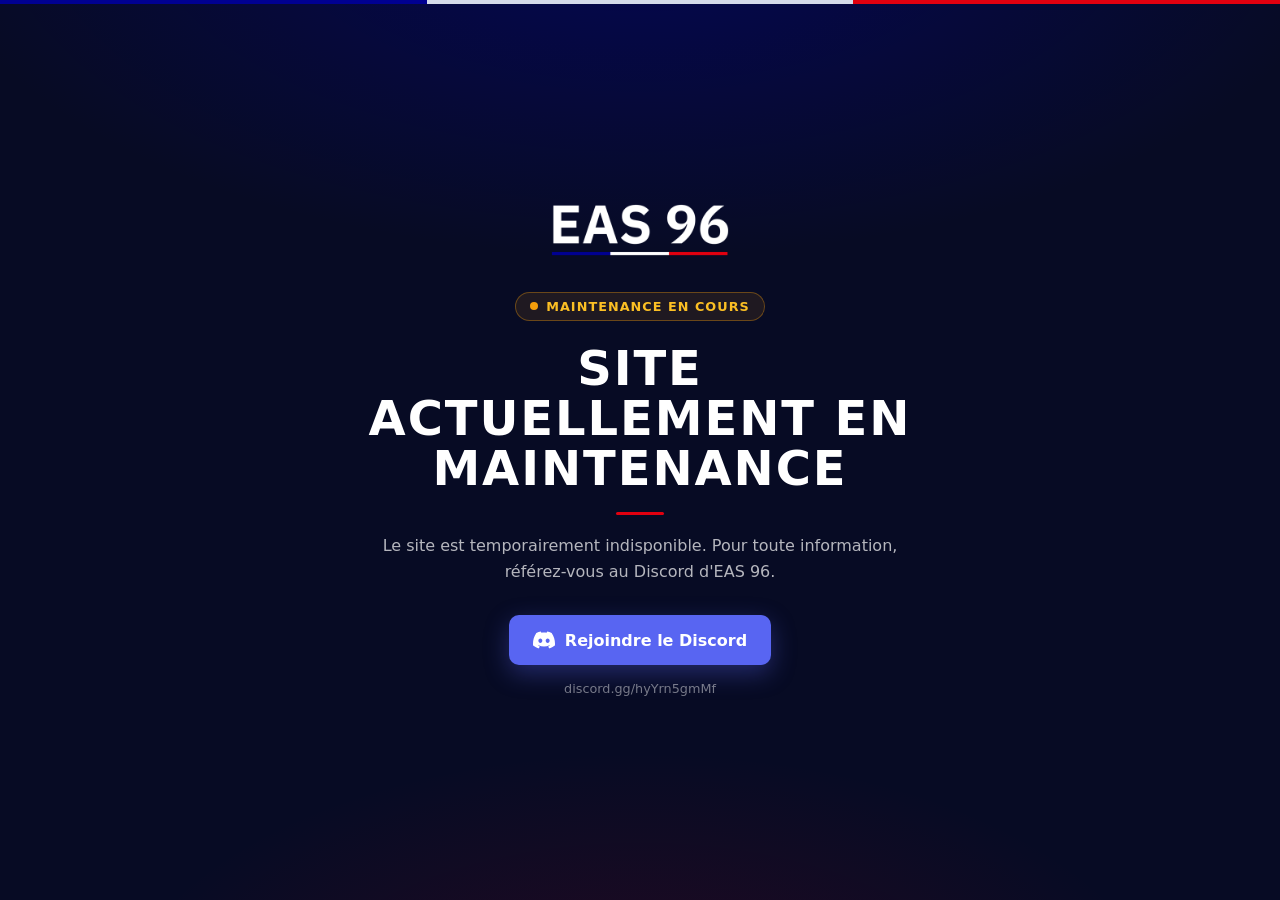
<file: maintenance.html>
<!doctype html>
<html lang="fr">
<head>
  <meta charset="utf-8">
  <meta name="viewport" content="width=device-width, initial-scale=1">
  <meta name="robots" content="noindex">
  <meta name="theme-color" content="#070b24">
  <title>Maintenance en cours — EAS 96</title>
  <style>
    html, body { height: 100%; margin: 0; }
    body {
      box-sizing: border-box;
      display: grid;
      place-items: center;
      padding: 24px;
      background:
        radial-gradient(ellipse 80% 55% at 50% -10%, rgba(0, 0, 145, 0.45), transparent 70%),
        radial-gradient(ellipse 60% 45% at 50% 115%, rgba(225, 0, 15, 0.14), transparent 70%),
        #070b24;
      color: #ffffff;
      font-family: Inter, system-ui, -apple-system, "Segoe UI", Roboto, Arial, sans-serif;
      -webkit-font-smoothing: antialiased;
    }
    /* Bande tricolore, comme en tête du site */
    body::before {
      content: "";
      position: fixed;
      top: 0;
      right: 0;
      left: 0;
      height: 4px;
      background: linear-gradient(90deg, #000091 0 33.33%, #d5dbea 33.33% 66.66%, #e1000f 66.66% 100%);
    }
    main { max-width: 34rem; text-align: center; }
    .logo { display: block; width: auto; height: 52px; margin: 0 auto 36px; }
    .badge {
      display: inline-flex;
      align-items: center;
      gap: 8px;
      margin: 0;
      padding: 6px 14px;
      border: 1px solid rgba(245, 158, 11, 0.35);
      border-radius: 999px;
      background: rgba(245, 158, 11, 0.1);
      color: #fbbf24;
      font-size: 0.8rem;
      font-weight: 600;
      letter-spacing: 0.08em;
      text-transform: uppercase;
    }
    .dot {
      width: 8px;
      height: 8px;
      border-radius: 50%;
      background: #f59e0b;
      box-shadow: 0 0 0 0 rgba(245, 158, 11, 0.6);
      animation: pulse 2s infinite;
    }
    @keyframes pulse {
      70% { box-shadow: 0 0 0 10px rgba(245, 158, 11, 0); }
      100% { box-shadow: 0 0 0 0 rgba(245, 158, 11, 0); }
    }
    @media (prefers-reduced-motion: reduce) {
      .dot { animation: none; }
    }
    h1 {
      margin: 22px 0 0;
      font-family: "Barlow Semi Condensed", "Arial Narrow", system-ui, sans-serif;
      font-size: clamp(2rem, 7vw, 3rem);
      font-weight: 700;
      letter-spacing: 0.04em;
      line-height: 1.05;
      text-transform: uppercase;
    }
    .rule { width: 48px; height: 3px; margin: 18px auto 0; background: #e1000f; border-radius: 2px; }
    .lead { margin: 18px 0 0; color: rgba(255, 255, 255, 0.7); font-size: 1rem; line-height: 1.65; }
    .discord {
      display: inline-flex;
      align-items: center;
      gap: 10px;
      margin-top: 30px;
      padding: 14px 24px;
      border-radius: 10px;
      background: #5865f2;
      box-shadow: 0 8px 24px rgba(88, 101, 242, 0.35);
      color: #ffffff;
      font-weight: 600;
      text-decoration: none;
      transition: background-color 0.2s ease, transform 0.2s ease;
    }
    .discord:hover { background: #4752c4; transform: translateY(-1px); }
    .discord:focus-visible { outline: 2px solid #ffffff; outline-offset: 3px; }
    .discord svg { width: 22px; height: 22px; }
    .note { margin: 16px 0 0; color: rgba(255, 255, 255, 0.45); font-size: 0.8rem; }
  </style>
</head>
<body>
  <main>
    <img class="logo" src="/assets/img/logo-leger-blanc.png" alt="EAS 96 — Estuaire d'Armor Simulation" width="438" height="128">
    <p class="badge"><span class="dot" aria-hidden="true"></span>Maintenance en cours</p>
    <h1>Site actuellement en maintenance</h1>
    <div class="rule" aria-hidden="true"></div>
    <p class="lead">Le site est temporairement indisponible. Pour toute information, référez-vous au Discord d'EAS 96.</p>
    <a class="discord" href="https://discord.gg/hyYrn5gmMf" target="_blank" rel="noopener noreferrer">
      <svg viewBox="0 0 24 24" fill="currentColor" aria-hidden="true"><path d="M20.317 4.3698a19.7913 19.7913 0 00-4.8851-1.5152.0741.0741 0 00-.0785.0371c-.211.3753-.4447.8648-.6083 1.2495-1.8447-.2762-3.68-.2762-5.4868 0-.1636-.3933-.4058-.8742-.6177-1.2495a.077.077 0 00-.0785-.037 19.7363 19.7363 0 00-4.8852 1.515.0699.0699 0 00-.0321.0277C.5334 9.0458-.319 13.5799.0992 18.0578a.0824.0824 0 00.0312.0561c2.0528 1.5076 4.0413 2.4228 5.9929 3.0294a.0777.0777 0 00.0842-.0276c.4616-.6304.8731-1.2952 1.226-1.9942a.076.076 0 00-.0416-.1057c-.6528-.2476-1.2743-.5495-1.8722-.8923a.077.077 0 01-.0076-.1277c.1258-.0943.2517-.1923.3718-.2914a.0743.0743 0 01.0776-.0105c3.9278 1.7933 8.18 1.7933 12.0614 0a.0739.0739 0 01.0785.0095c.1202.099.246.1981.3728.2924a.077.077 0 01-.0066.1276 12.2986 12.2986 0 01-1.873.8914.0766.0766 0 00-.0407.1067c.3604.698.7719 1.3628 1.225 1.9932a.076.076 0 00.0842.0286c1.961-.6067 3.9495-1.5219 6.0023-3.0294a.077.077 0 00.0313-.0552c.5004-5.177-.8382-9.6739-3.5485-13.6604a.061.061 0 00-.0312-.0286zM8.02 15.3312c-1.1825 0-2.1569-1.0857-2.1569-2.419 0-1.3332.9555-2.4189 2.157-2.4189 1.2108 0 2.1757 1.0952 2.1568 2.419 0 1.3332-.9555 2.4189-2.1569 2.4189zm7.9748 0c-1.1825 0-2.1569-1.0857-2.1569-2.419 0-1.3332.9554-2.4189 2.1569-2.4189 1.2108 0 2.1757 1.0952 2.1568 2.419 0 1.3332-.946 2.4189-2.1568 2.4189Z"/></svg>
      Rejoindre le Discord
    </a>
    <p class="note">discord.gg/hyYrn5gmMf</p>
  </main>
</body>
</html>
</file>
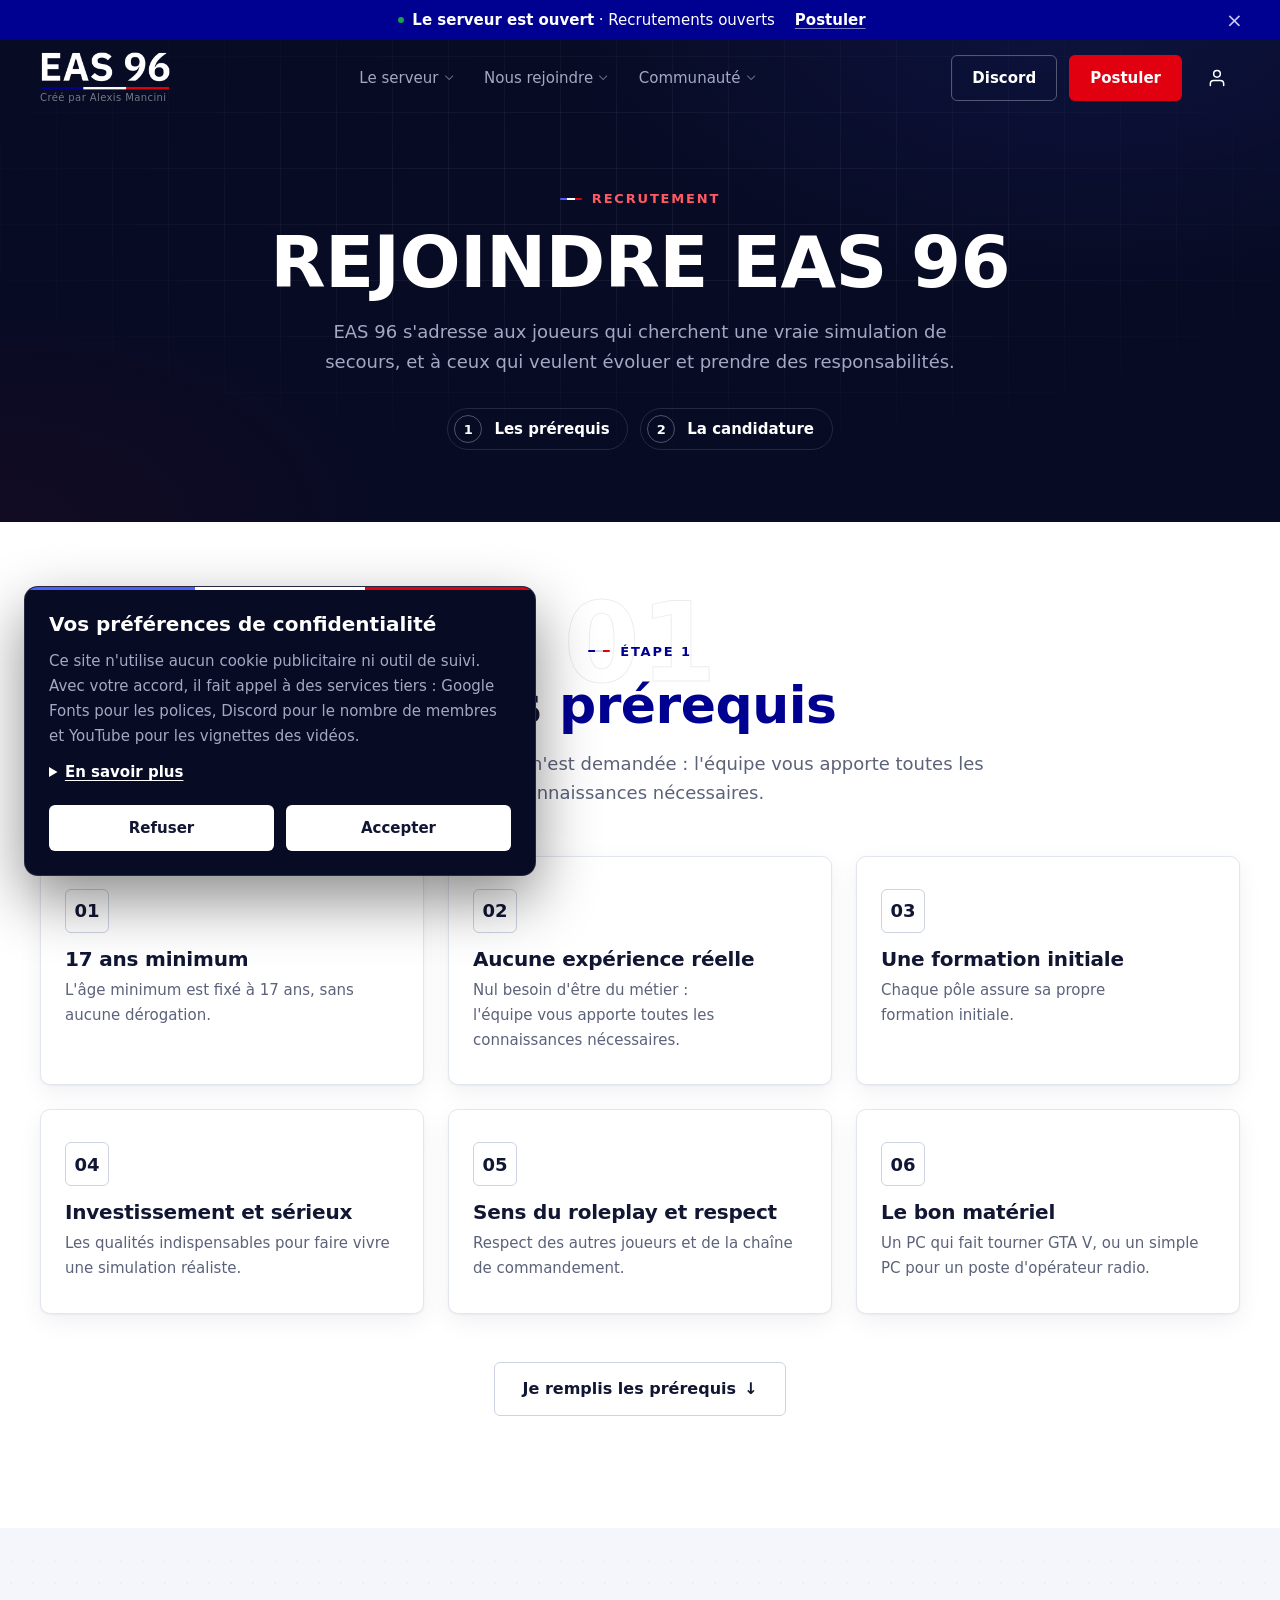
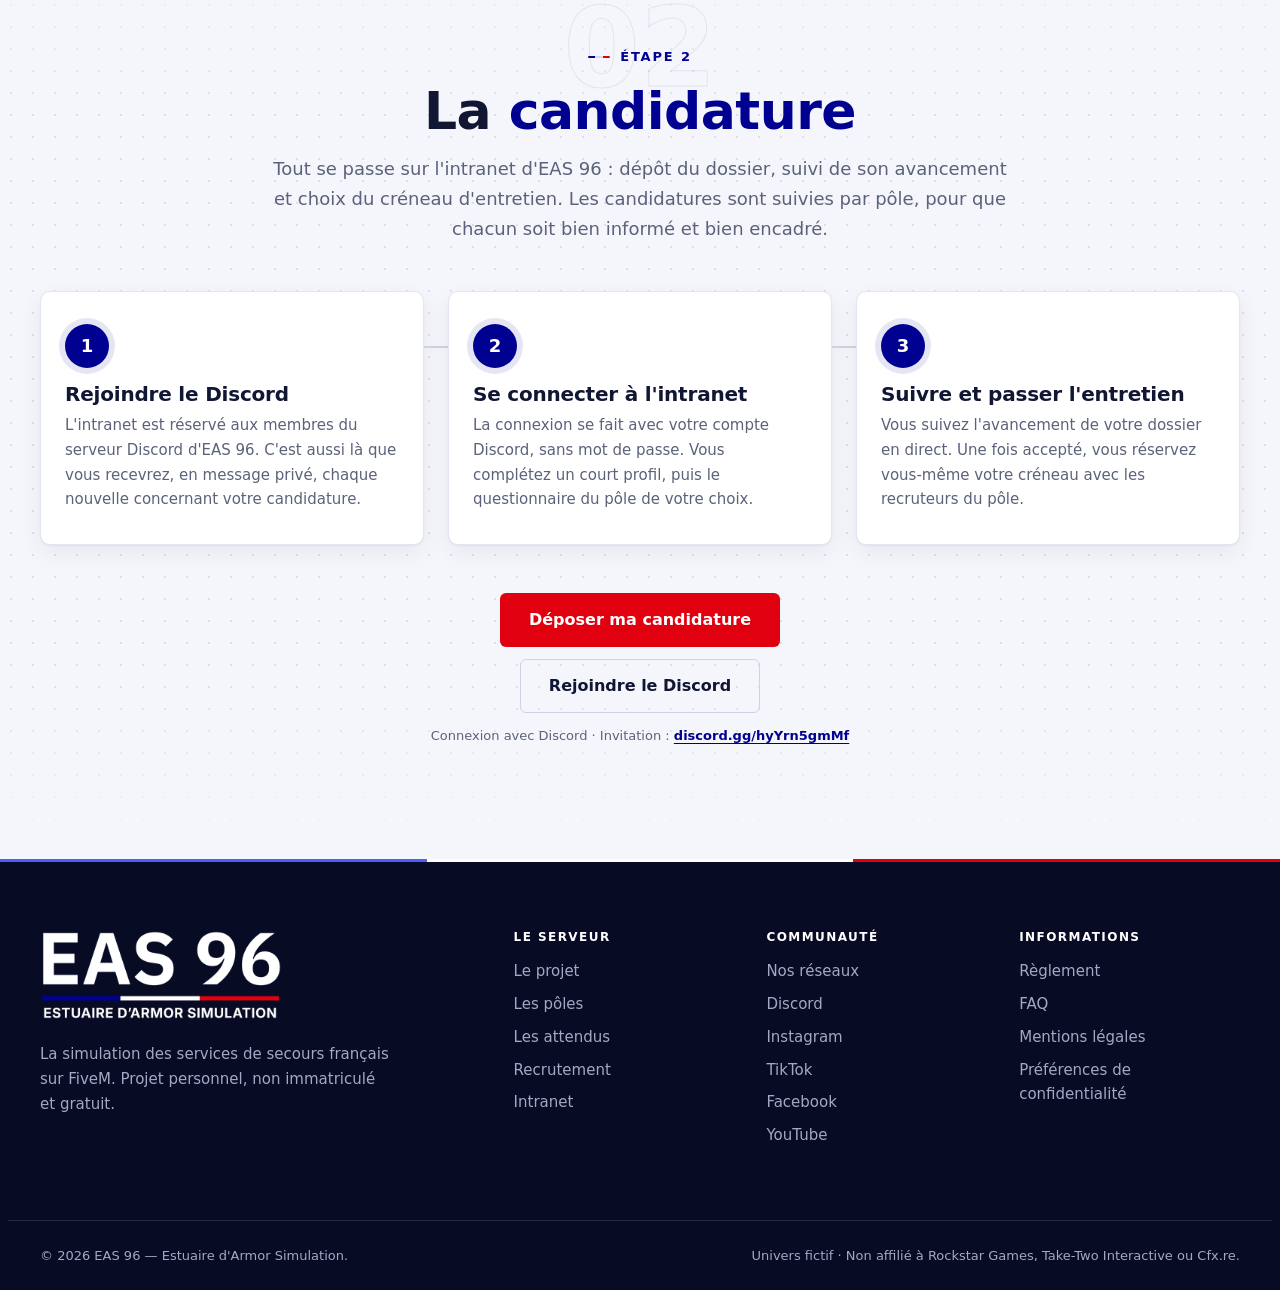
<file: recrutement.html>
<!DOCTYPE html>
<html lang="fr">
<head>
  <meta charset="UTF-8">
  <meta name="viewport" content="width=device-width, initial-scale=1">
  <title>Recrutement — EAS 96 · Estuaire d'Armor Simulation</title>
  <meta name="description" content="Prérequis et procédure de candidature pour rejoindre EAS 96 — Estuaire d'Armor Simulation, serveur FiveM de simulation des services de secours français.">
  <meta name="theme-color" content="#070b24">

  <!-- Aperçu du lien sur Discord / réseaux sociaux -->
  <meta property="og:type" content="website">
  <meta property="og:site_name" content="EAS 96 — Estuaire d'Armor Simulation">
  <meta property="og:title" content="Recrutement — EAS 96 · Estuaire d'Armor Simulation">
  <meta property="og:description" content="17 ans minimum, aucune expérience réelle demandée, formation initiale par pôle. Candidatures sur l'intranet, avec une connexion Discord.">
  <meta property="og:url" content="https://eas-96.fr/recrutement.html">
  <meta property="og:image" content="https://eas-96.fr/assets/img/og-image.jpg">
  <meta name="twitter:card" content="summary_large_image">

  <link rel="icon" href="assets/img/favicon.png" type="image/png">
  <link rel="stylesheet" href="css/variables.css">
  <link rel="stylesheet" href="css/style.css">
  <script>
    // Préférences mémorisées : bandeau d'annonce fermé, polices Google si l'accord a déjà été donné
    try {
      if (localStorage.getItem("eas96-announce-closed") === "1") document.documentElement.classList.add("announce-closed");
      if (localStorage.getItem("eas96-consent") === "accepted") {
        var fonts = document.createElement("link");
        fonts.rel = "stylesheet";
        fonts.href = "https://fonts.googleapis.com/css2?family=Barlow+Semi+Condensed:wght@600;700&family=Inter:wght@400;500;600;700&display=swap";
        fonts.setAttribute("data-google-fonts", "");
        document.head.appendChild(fonts);
      }
    } catch (e) {}
  </script>
  <script src="js/main.js" defer></script>
</head>
<body>
  <a class="skip-link" href="#contenu">Aller au contenu</a>

  <!-- ===================================================================
       BANDEAU D'ANNONCE
       =================================================================== -->
  <div class="announce" data-announce>
    <div class="container announce__inner">
      <p class="announce__text">
        <span class="live-dot" aria-hidden="true"></span>
        <span data-when="before">Ouverture<span class="announce__extra"> du serveur</span> <strong data-launch-date-short>lundi 14/09 à 20h00</strong><span class="announce__extra"> · Recrutements ouverts</span></span>
        <span data-when="after" hidden><strong>Le serveur est ouvert</strong><span class="announce__extra"> · Recrutements ouverts</span></span>
        <a class="announce__link" href="#candidature">Postuler</a>
      </p>
      <button class="announce__close" type="button" data-announce-close aria-label="Fermer l'annonce">×</button>
    </div>
  </div>

  <!-- ===================================================================
       EN-TÊTE
       =================================================================== -->
  <header class="site-header theme-dark" data-header>
    <div class="container site-header__inner">
      <div class="brand">
        <a class="logo" href="index.html" aria-label="EAS 96 — Estuaire d'Armor Simulation, accueil">
          <img class="logo__img" src="assets/img/logo-leger-blanc.png" alt="" width="438" height="128">
        </a>
        <span class="brand__credit">Créé par Alexis Mancini</span>
      </div>

      <nav class="nav" id="nav" data-nav aria-label="Navigation principale">
        <ul class="nav__list">
          <li class="nav__item">
            <button class="nav__link nav__link--group" type="button" aria-expanded="false" aria-controls="menu-serveur" data-menu-toggle>Le serveur<span class="nav__chevron" aria-hidden="true"></span></button>
            <ul class="nav__submenu" id="menu-serveur">
              <li><a href="index.html#projet">Le projet</a></li>
              <li><a href="index.html#objectif">Notre objectif</a></li>
              <li><a href="index.html#poles">Les pôles</a></li>
              <li><a href="index.html#galerie">Galerie</a></li>
            </ul>
          </li>
          <li class="nav__item">
            <button class="nav__link nav__link--group" type="button" aria-expanded="false" aria-controls="menu-rejoindre" data-menu-toggle>Nous rejoindre<span class="nav__chevron" aria-hidden="true"></span></button>
            <ul class="nav__submenu" id="menu-rejoindre">
              <li><a href="index.html#attendus">Les attendus</a></li>
              <li><a href="index.html#recrutement">Les étapes</a></li>
              <li><a href="recrutement.html">Déposer sa candidature</a></li>
              <li><a href="reglement.html">Règlement</a></li>
              <li><a href="index.html#faq">FAQ</a></li>
            </ul>
          </li>
          <li class="nav__item">
            <button class="nav__link nav__link--group" type="button" aria-expanded="false" aria-controls="menu-communaute" data-menu-toggle>Communauté<span class="nav__chevron" aria-hidden="true"></span></button>
            <ul class="nav__submenu" id="menu-communaute">
              <li><a href="reseaux.html">Nos réseaux</a></li>
              <li data-link-item><a href="#" data-link="discord">Discord</a></li>
              <li data-link-item><a href="#" data-link="instagram">Instagram</a></li>
              <li data-link-item><a href="#" data-link="tiktok">TikTok</a></li>
              <li data-link-item><a href="#" data-link="facebook">Facebook</a></li>
              <li data-link-item><a href="#" data-link="youtube">YouTube</a></li>
              <li data-link-item><a href="#" data-link="twitch">Twitch</a></li>
            </ul>
          </li>
        </ul>
        <div class="nav__actions">
          <a class="btn btn--outline" href="https://discord.gg/hyYrn5gmMf" data-link="discord">Discord</a>
          <a class="btn btn--primary" href="#candidature">Postuler<span class="sr-only"> — recrutement ouvert</span></a>
          <div class="account" data-account>
            <a class="btn btn--icon" href="#" data-link="intranet" aria-label="Se connecter à l'intranet" title="Se connecter à l'intranet">
              <svg viewBox="0 0 24 24" fill="none" stroke="currentColor" stroke-width="1.8" stroke-linecap="round" stroke-linejoin="round" aria-hidden="true"><path d="M20 21v-2a4 4 0 0 0-4-4H8a4 4 0 0 0-4 4v2"/><circle cx="12" cy="7" r="4"/></svg>
            </a>
          </div>
        </div>
      </nav>

      <button class="nav-toggle" type="button" aria-controls="nav" aria-expanded="false" data-nav-toggle>
        <span class="sr-only" data-nav-toggle-label>Ouvrir le menu</span>
        <span class="nav-toggle__bar" aria-hidden="true"></span>
        <span class="nav-toggle__bar" aria-hidden="true"></span>
        <span class="nav-toggle__bar" aria-hidden="true"></span>
      </button>
    </div>
  </header>

  <main id="contenu">

    <!-- =================================================================
         EN-TÊTE DE PAGE
         ================================================================= -->
    <section class="page-hero theme-dark texture-grid texture-glow">
      <div class="container page-hero__content">
        <p class="eyebrow">Recrutement</p>
        <h1 class="page-hero__title">Rejoindre EAS 96</h1>
        <p class="page-hero__lead">EAS 96 s'adresse aux joueurs qui cherchent une vraie simulation de secours, et à ceux qui veulent évoluer et prendre des responsabilités.</p>

        <ol class="page-hero__nav">
          <li><a href="#prerequis"><span aria-hidden="true">1</span>Les prérequis</a></li>
          <li><a href="#candidature"><span aria-hidden="true">2</span>La candidature</a></li>
        </ol>
      </div>
    </section>

    <!-- =================================================================
         ÉTAPE 1 · LES PRÉREQUIS
         ================================================================= -->
    <section class="section" id="prerequis">
      <div class="container">
        <header class="section__header" data-number="01">
          <p class="eyebrow">Étape 1</p>
          <h2 class="section__title">Les <span class="hl">prérequis</span></h2>
          <p class="section__lead">Aucune expérience réelle n'est demandée : l'équipe vous apporte toutes les connaissances nécessaires.</p>
        </header>

        <ul class="grid grid--3">
          <li class="requirement">
            <span class="requirement__icon" aria-hidden="true">01</span>
            <h3 class="requirement__title">17 ans minimum</h3>
            <p class="requirement__text">L'âge minimum est fixé à 17 ans, sans aucune dérogation.</p>
          </li>
          <li class="requirement">
            <span class="requirement__icon" aria-hidden="true">02</span>
            <h3 class="requirement__title">Aucune expérience réelle</h3>
            <p class="requirement__text">Nul besoin d'être du métier : l'équipe vous apporte toutes les connaissances nécessaires.</p>
          </li>
          <li class="requirement">
            <span class="requirement__icon" aria-hidden="true">03</span>
            <h3 class="requirement__title">Une formation initiale</h3>
            <p class="requirement__text">Chaque pôle assure sa propre formation initiale.</p>
          </li>
          <li class="requirement">
            <span class="requirement__icon" aria-hidden="true">04</span>
            <h3 class="requirement__title">Investissement et sérieux</h3>
            <p class="requirement__text">Les qualités indispensables pour faire vivre une simulation réaliste.</p>
          </li>
          <li class="requirement">
            <span class="requirement__icon" aria-hidden="true">05</span>
            <h3 class="requirement__title">Sens du roleplay et respect</h3>
            <p class="requirement__text">Respect des autres joueurs et de la chaîne de commandement.</p>
          </li>
          <li class="requirement">
            <span class="requirement__icon" aria-hidden="true">06</span>
            <h3 class="requirement__title">Le bon matériel</h3>
            <p class="requirement__text">Un PC qui fait tourner GTA V, ou un simple PC pour un poste d'opérateur radio.</p>
          </li>
        </ul>

        <div class="section__actions">
          <a class="btn btn--outline btn--lg" href="#candidature">Je remplis les prérequis <span aria-hidden="true">↓</span></a>
        </div>
      </div>
    </section>

    <!-- =================================================================
         ÉTAPE 2 · LA CANDIDATURE — dépôt et suivi sur l'intranet
         ================================================================= -->
    <section class="section section--paper texture-dots" id="candidature">
      <div class="container">
        <header class="section__header" data-number="02">
          <p class="eyebrow">Étape 2</p>
          <h2 class="section__title">La <span class="hl">candidature</span></h2>
          <p class="section__lead">Tout se passe sur l'intranet d'EAS 96 : dépôt du dossier, suivi de son avancement et choix du créneau d'entretien. Les candidatures sont suivies par pôle, pour que chacun soit bien informé et bien encadré.</p>
        </header>

        <ol class="steps steps--3">
          <li class="step">
            <span class="step__number" aria-hidden="true">1</span>
            <h3 class="step__title">Rejoindre le Discord</h3>
            <p class="step__text">L'intranet est réservé aux membres du serveur Discord d'EAS 96. C'est aussi là que vous recevrez, en message privé, chaque nouvelle concernant votre candidature.</p>
          </li>
          <li class="step">
            <span class="step__number" aria-hidden="true">2</span>
            <h3 class="step__title">Se connecter à l'intranet</h3>
            <p class="step__text">La connexion se fait avec votre compte Discord, sans mot de passe. Vous complétez un court profil, puis le questionnaire du pôle de votre choix.</p>
          </li>
          <li class="step">
            <span class="step__number" aria-hidden="true">3</span>
            <h3 class="step__title">Suivre et passer l'entretien</h3>
            <p class="step__text">Vous suivez l'avancement de votre dossier en direct. Une fois accepté, vous réservez vous-même votre créneau avec les recruteurs du pôle.</p>
          </li>
        </ol>

        <div class="section__actions">
          <a class="btn btn--primary btn--lg" href="#" data-link="intranet">Déposer ma candidature</a>
          <a class="btn btn--outline btn--lg" href="https://discord.gg/hyYrn5gmMf" data-link="discord">Rejoindre le Discord</a>
          <p class="section__note">Connexion avec Discord · Invitation : <a class="text-link" href="https://discord.gg/hyYrn5gmMf" data-link="discord">discord.gg/hyYrn5gmMf</a></p>
        </div>
      </div>
    </section>

  </main>

  <!-- ===================================================================
       PIED DE PAGE
       =================================================================== -->
  <footer class="site-footer theme-dark">
    <div class="container site-footer__grid">
      <div class="site-footer__brand">
        <a class="logo logo--footer" href="index.html" aria-label="EAS 96 — Estuaire d'Armor Simulation, accueil">
          <img class="logo__img" src="assets/img/logo-complet-blanc.png" alt="" width="640" height="234">
        </a>
        <p class="site-footer__text">La simulation des services de secours français sur FiveM. Projet personnel, non immatriculé et gratuit.</p>
      </div>

      <nav class="site-footer__col" aria-label="Le serveur">
        <h2 class="site-footer__title">Le serveur</h2>
        <ul class="site-footer__list">
          <li><a href="index.html#projet">Le projet</a></li>
          <li><a href="index.html#poles">Les pôles</a></li>
          <li><a href="index.html#attendus">Les attendus</a></li>
          <li><a href="recrutement.html">Recrutement</a></li>
          <li><a href="#" data-link="intranet">Intranet</a></li>
        </ul>
      </nav>

      <nav class="site-footer__col" aria-label="Communauté">
        <h2 class="site-footer__title">Communauté</h2>
        <ul class="site-footer__list">
          <li><a href="reseaux.html">Nos réseaux</a></li>
          <li data-link-item><a href="#" data-link="discord">Discord</a></li>
          <li data-link-item><a href="#" data-link="instagram">Instagram</a></li>
          <li data-link-item><a href="#" data-link="tiktok">TikTok</a></li>
          <li data-link-item><a href="#" data-link="facebook">Facebook</a></li>
          <li data-link-item><a href="#" data-link="youtube">YouTube</a></li>
          <li data-link-item><a href="#" data-link="twitch">Twitch</a></li>
        </ul>
      </nav>

      <nav class="site-footer__col" aria-label="Informations">
        <h2 class="site-footer__title">Informations</h2>
        <ul class="site-footer__list">
          <li data-link-item><a href="#" data-link="reglement">Règlement</a></li>
          <li><a href="index.html#faq">FAQ</a></li>
          <li><a href="#">Mentions légales</a></li>
          <li><a href="#" data-consent-open>Préférences de confidentialité</a></li>
        </ul>
      </nav>
    </div>

    <div class="container site-footer__bottom">
      <p>© <span data-year>2026</span> EAS 96 — Estuaire d'Armor Simulation.</p>
      <p>Univers fictif · Non affilié à Rockstar Games, Take-Two Interactive ou Cfx.re.</p>
    </div>
  </footer>

  <!-- ===================================================================
       BANNIÈRE DE CONSENTEMENT (première visite, réouvrable depuis le pied de page)
       =================================================================== -->
  <div class="consent theme-dark" data-consent role="dialog" aria-labelledby="consent-title" aria-describedby="consent-text" hidden>
    <p class="consent__title" id="consent-title">Vos préférences de confidentialité</p>
    <p class="consent__text" id="consent-text">Ce site n'utilise aucun cookie publicitaire ni outil de suivi. Avec votre accord, il fait appel à des services tiers : Google Fonts pour les polices, Discord pour le nombre de membres et YouTube pour les vignettes des vidéos.</p>
    <details class="consent__details">
      <summary>En savoir plus</summary>
      <ul>
        <li><strong>Google Fonts</strong> : chargement des polices du site depuis les serveurs de Google.</li>
        <li><strong>Discord</strong> : récupération du nombre de membres et de connectés du serveur.</li>
        <li><strong>YouTube</strong> : vignettes des dernières vidéos sur la page « Nos réseaux ».</li>
        <li><strong>Stockage local</strong> : mémorise votre choix et, si vous l'acceptez, votre connexion à l'intranet. Sans cookie.</li>
      </ul>
    </details>
    <div class="consent__actions">
      <button class="btn btn--light" type="button" data-consent-choice="refused">Refuser</button>
      <button class="btn btn--light" type="button" data-consent-choice="accepted">Accepter</button>
    </div>
  </div>
</body>
</html>
</file>
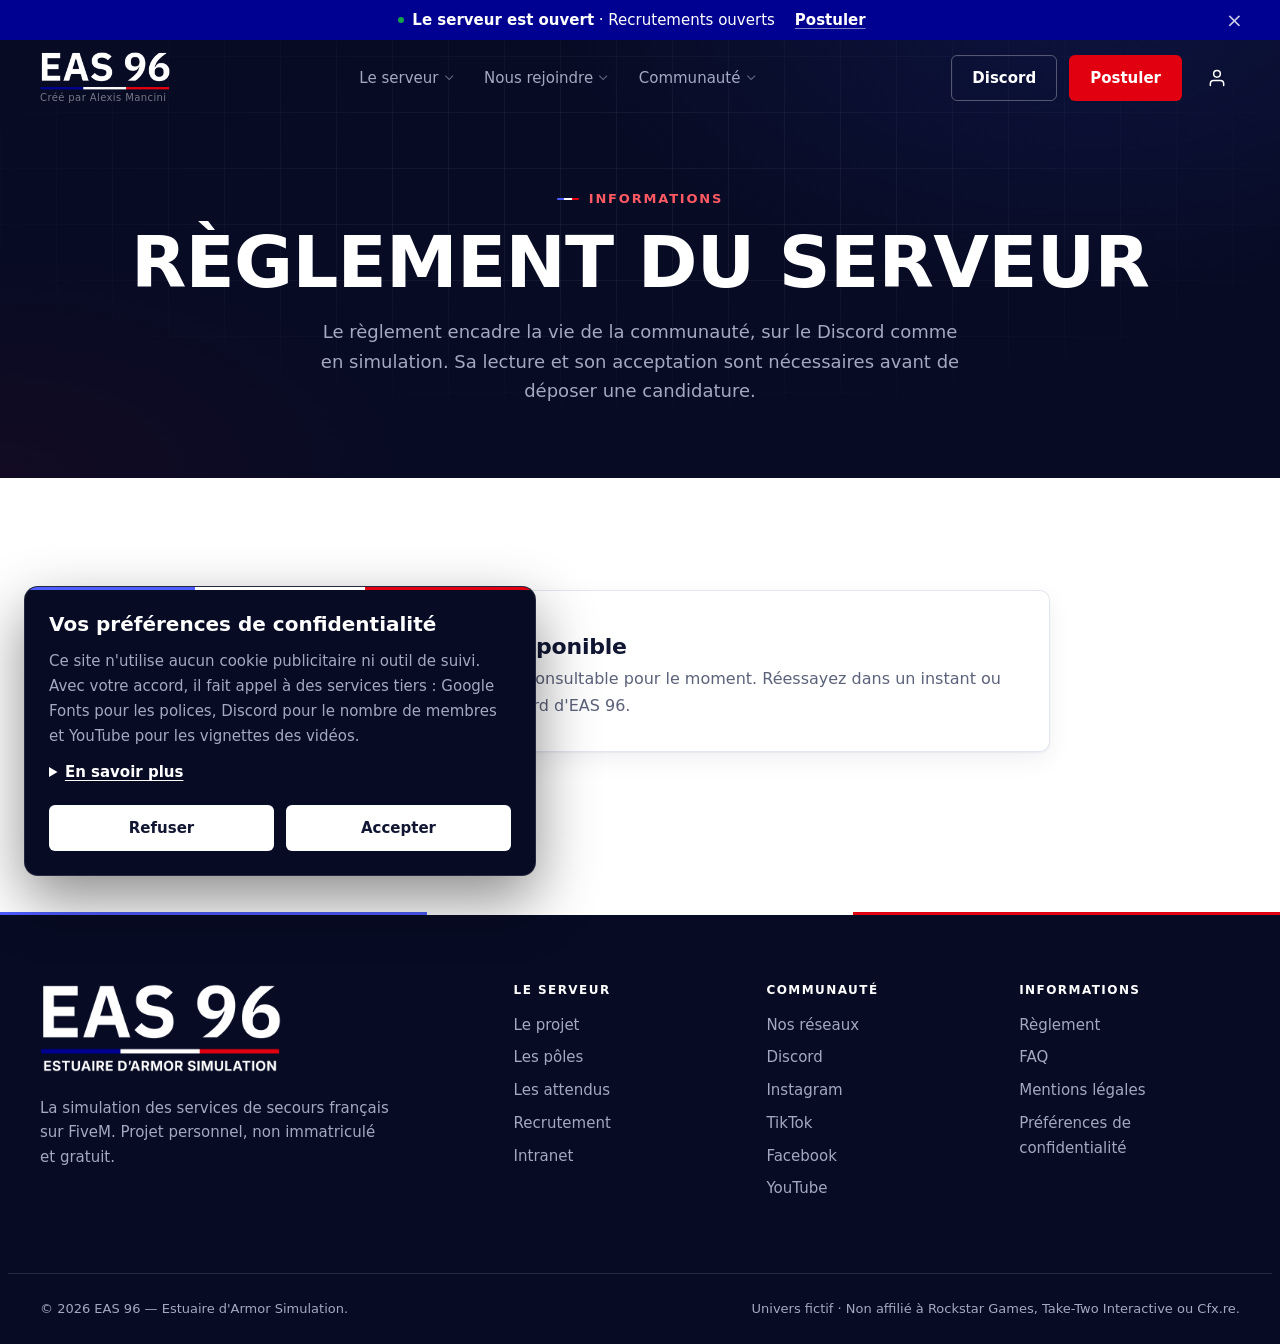
<file: reglement.html>
<!DOCTYPE html>
<html lang="fr">
<head>
  <meta charset="UTF-8">
  <meta name="viewport" content="width=device-width, initial-scale=1">
  <title>Règlement — EAS 96 · Estuaire d'Armor Simulation</title>
  <meta name="description" content="Règlement du serveur EAS 96 — Estuaire d'Armor Simulation. Consultable et acceptable après connexion à l'intranet, avec votre compte Discord.">
  <meta name="theme-color" content="#070b24">
  <meta name="robots" content="noindex">

  <!-- Aperçu du lien sur Discord / réseaux sociaux -->
  <meta property="og:type" content="website">
  <meta property="og:site_name" content="EAS 96 — Estuaire d'Armor Simulation">
  <meta property="og:title" content="Règlement — EAS 96 · Estuaire d'Armor Simulation">
  <meta property="og:description" content="Le règlement du serveur, à lire et à accepter avant toute candidature. Connexion avec Discord.">
  <meta property="og:url" content="https://eas-96.fr/reglement.html">
  <meta property="og:image" content="https://eas-96.fr/assets/img/og-image.jpg">
  <meta name="twitter:card" content="summary_large_image">

  <link rel="icon" href="assets/img/favicon.png" type="image/png">
  <link rel="stylesheet" href="css/variables.css">
  <link rel="stylesheet" href="css/style.css">
  <script>
    // Préférences mémorisées : bandeau d'annonce fermé, polices Google si l'accord a déjà été donné
    try {
      if (localStorage.getItem("eas96-announce-closed") === "1") document.documentElement.classList.add("announce-closed");
      if (localStorage.getItem("eas96-consent") === "accepted") {
        var fonts = document.createElement("link");
        fonts.rel = "stylesheet";
        fonts.href = "https://fonts.googleapis.com/css2?family=Barlow+Semi+Condensed:wght@600;700&family=Inter:wght@400;500;600;700&display=swap";
        fonts.setAttribute("data-google-fonts", "");
        document.head.appendChild(fonts);
      }
    } catch (e) {}
  </script>
  <script src="js/main.js" defer></script>
</head>
<body>
  <a class="skip-link" href="#contenu">Aller au contenu</a>

  <!-- ===================================================================
       BANDEAU D'ANNONCE
       =================================================================== -->
  <div class="announce" data-announce>
    <div class="container announce__inner">
      <p class="announce__text">
        <span class="live-dot" aria-hidden="true"></span>
        <span data-when="before">Ouverture<span class="announce__extra"> du serveur</span> <strong data-launch-date-short>lundi 14/09 à 20h00</strong><span class="announce__extra"> · Recrutements ouverts</span></span>
        <span data-when="after" hidden><strong>Le serveur est ouvert</strong><span class="announce__extra"> · Recrutements ouverts</span></span>
        <a class="announce__link" href="recrutement.html">Postuler</a>
      </p>
      <button class="announce__close" type="button" data-announce-close aria-label="Fermer l'annonce">×</button>
    </div>
  </div>

  <!-- ===================================================================
       EN-TÊTE
       =================================================================== -->
  <header class="site-header theme-dark" data-header>
    <div class="container site-header__inner">
      <div class="brand">
        <a class="logo" href="index.html" aria-label="EAS 96 — Estuaire d'Armor Simulation, accueil">
          <img class="logo__img" src="assets/img/logo-leger-blanc.png" alt="" width="438" height="128">
        </a>
        <span class="brand__credit">Créé par Alexis Mancini</span>
      </div>

      <nav class="nav" id="nav" data-nav aria-label="Navigation principale">
        <ul class="nav__list">
          <li class="nav__item">
            <button class="nav__link nav__link--group" type="button" aria-expanded="false" aria-controls="menu-serveur" data-menu-toggle>Le serveur<span class="nav__chevron" aria-hidden="true"></span></button>
            <ul class="nav__submenu" id="menu-serveur">
              <li><a href="index.html#projet">Le projet</a></li>
              <li><a href="index.html#objectif">Notre objectif</a></li>
              <li><a href="index.html#poles">Les pôles</a></li>
              <li><a href="index.html#galerie">Galerie</a></li>
            </ul>
          </li>
          <li class="nav__item">
            <button class="nav__link nav__link--group" type="button" aria-expanded="false" aria-controls="menu-rejoindre" data-menu-toggle>Nous rejoindre<span class="nav__chevron" aria-hidden="true"></span></button>
            <ul class="nav__submenu" id="menu-rejoindre">
              <li><a href="index.html#attendus">Les attendus</a></li>
              <li><a href="index.html#recrutement">Les étapes</a></li>
              <li><a href="recrutement.html">Déposer sa candidature</a></li>
              <li><a href="reglement.html">Règlement</a></li>
              <li><a href="index.html#faq">FAQ</a></li>
            </ul>
          </li>
          <li class="nav__item">
            <button class="nav__link nav__link--group" type="button" aria-expanded="false" aria-controls="menu-communaute" data-menu-toggle>Communauté<span class="nav__chevron" aria-hidden="true"></span></button>
            <ul class="nav__submenu" id="menu-communaute">
              <li><a href="reseaux.html">Nos réseaux</a></li>
              <li data-link-item><a href="#" data-link="discord">Discord</a></li>
              <li data-link-item><a href="#" data-link="instagram">Instagram</a></li>
              <li data-link-item><a href="#" data-link="tiktok">TikTok</a></li>
              <li data-link-item><a href="#" data-link="facebook">Facebook</a></li>
              <li data-link-item><a href="#" data-link="youtube">YouTube</a></li>
              <li data-link-item><a href="#" data-link="twitch">Twitch</a></li>
            </ul>
          </li>
        </ul>
        <div class="nav__actions">
          <a class="btn btn--outline" href="https://discord.gg/hyYrn5gmMf" data-link="discord">Discord</a>
          <a class="btn btn--primary" href="recrutement.html">Postuler<span class="sr-only"> — recrutement ouvert</span></a>
          <div class="account" data-account>
            <a class="btn btn--icon" href="#" data-link="intranet" aria-label="Se connecter à l'intranet" title="Se connecter à l'intranet">
              <svg viewBox="0 0 24 24" fill="none" stroke="currentColor" stroke-width="1.8" stroke-linecap="round" stroke-linejoin="round" aria-hidden="true"><path d="M20 21v-2a4 4 0 0 0-4-4H8a4 4 0 0 0-4 4v2"/><circle cx="12" cy="7" r="4"/></svg>
            </a>
          </div>
        </div>
      </nav>

      <button class="nav-toggle" type="button" aria-controls="nav" aria-expanded="false" data-nav-toggle>
        <span class="sr-only" data-nav-toggle-label>Ouvrir le menu</span>
        <span class="nav-toggle__bar" aria-hidden="true"></span>
        <span class="nav-toggle__bar" aria-hidden="true"></span>
        <span class="nav-toggle__bar" aria-hidden="true"></span>
      </button>
    </div>
  </header>

  <main id="contenu">

    <!-- =================================================================
         EN-TÊTE DE PAGE
         ================================================================= -->
    <section class="page-hero theme-dark texture-grid texture-glow">
      <div class="container page-hero__content">
        <p class="eyebrow">Informations</p>
        <h1 class="page-hero__title">Règlement du serveur</h1>
        <p class="page-hero__lead">Le règlement encadre la vie de la communauté, sur le Discord comme en simulation. Sa lecture et son acceptation sont nécessaires avant de déposer une candidature.</p>
      </div>
    </section>

    <!-- =================================================================
         LE RÈGLEMENT — réservé aux visiteurs connectés à l'intranet
         ================================================================= -->
    <section class="section" id="reglement">
      <div class="container container--narrow" data-rules>

        <!-- Attente de la réponse de l'intranet -->
        <p class="rules__state" data-rules-state="loading">Chargement du règlement…</p>

        <!-- Visiteur non connecté -->
        <div class="notice" data-rules-state="signed-out" hidden>
          <span class="notice__icon" aria-hidden="true">
            <svg viewBox="0 0 24 24" fill="none" stroke="currentColor" stroke-width="1.8" stroke-linecap="round" stroke-linejoin="round"><rect x="3" y="11" width="18" height="11" rx="2"/><path d="M7 11V7a5 5 0 0 1 10 0v4"/></svg>
          </span>
          <div>
            <p class="badge">Connexion requise</p>
            <h2 class="notice__title">Connectez-vous pour lire le règlement</h2>
            <p class="notice__text">Le règlement est réservé aux membres du Discord d'EAS 96. La connexion se fait avec votre compte Discord, sans mot de passe, depuis l'intranet. Vous pourrez ensuite le lire puis l'accepter.</p>
            <div class="section__actions section__actions--left">
              <a class="btn btn--primary" href="#" data-rules-login>Se connecter avec Discord</a>
              <a class="btn btn--outline" href="https://discord.gg/hyYrn5gmMf" data-link="discord">Rejoindre le Discord</a>
            </div>
          </div>
        </div>

        <!-- Règlement pas encore publié, ou intranet injoignable -->
        <div class="notice" data-rules-state="empty" hidden>
          <span class="notice__icon" aria-hidden="true">
            <svg viewBox="0 0 24 24" fill="none" stroke="currentColor" stroke-width="1.8" stroke-linecap="round" stroke-linejoin="round"><circle cx="12" cy="12" r="9"/><path d="M12 8v5"/><path d="M12 16h.01"/></svg>
          </span>
          <div>
            <h2 class="notice__title">Règlement indisponible</h2>
            <p class="notice__text" data-rules-error>Le règlement n'est pas consultable pour le moment. Réessayez dans un instant ou retrouvez-le sur le Discord d'EAS 96.</p>
          </div>
        </div>

        <!-- Règlement en vigueur -->
        <div data-rules-state="rules" hidden>
          <p class="rules__meta">Version <strong data-rules-version>1</strong> · en vigueur depuis le <strong data-rules-date>—</strong></p>

          <div class="rules__update" data-rules-update hidden>
            <p class="badge">Nouvelle version</p>
            <p class="rules__update-text" data-rules-note></p>
            <p class="rules__update-text">Votre espace candidat vous sera rendu dès que vous aurez accepté cette version.</p>
          </div>

          <div class="rules" data-rules-articles></div>

          <!-- Acceptation -->
          <div class="accept" data-rules-accept hidden>
            <label class="accept__check">
              <input type="checkbox" data-rules-checkbox>
              <span>J'ai lu et j'accepte le règlement du serveur. Je m'engage à le respecter sur le Discord comme en simulation, ainsi que les Conditions d'utilisation de Discord.</span>
            </label>
            <div class="accept__actions">
              <button class="btn btn--primary btn--lg" type="button" data-rules-submit disabled>Accepter le règlement</button>
              <p class="accept__error" data-rules-submit-error hidden>L'enregistrement a échoué. Réessayez dans un instant.</p>
            </div>
          </div>

          <!-- Déjà accepté -->
          <div class="accept accept--done" data-rules-accepted hidden>
            <span class="accept__icon" aria-hidden="true">
              <svg viewBox="0 0 24 24" fill="none" stroke="currentColor" stroke-width="2" stroke-linecap="round" stroke-linejoin="round"><path d="m20 6-11 11-5-5"/></svg>
            </span>
            <div>
              <p class="accept__title">Règlement accepté</p>
              <p class="accept__text" data-rules-accepted-text>Merci : votre acceptation est enregistrée. Relisez-le à chaque mise à jour.</p>
            </div>
            <a class="btn btn--outline" href="#" data-link="intranet">Ouvrir l'intranet</a>
          </div>
        </div>
      </div>
    </section>

  </main>

  <!-- ===================================================================
       PIED DE PAGE
       =================================================================== -->
  <footer class="site-footer theme-dark">
    <div class="container site-footer__grid">
      <div class="site-footer__brand">
        <a class="logo logo--footer" href="index.html" aria-label="EAS 96 — Estuaire d'Armor Simulation, accueil">
          <img class="logo__img" src="assets/img/logo-complet-blanc.png" alt="" width="640" height="234">
        </a>
        <p class="site-footer__text">La simulation des services de secours français sur FiveM. Projet personnel, non immatriculé et gratuit.</p>
      </div>

      <nav class="site-footer__col" aria-label="Le serveur">
        <h2 class="site-footer__title">Le serveur</h2>
        <ul class="site-footer__list">
          <li><a href="index.html#projet">Le projet</a></li>
          <li><a href="index.html#poles">Les pôles</a></li>
          <li><a href="index.html#attendus">Les attendus</a></li>
          <li><a href="recrutement.html">Recrutement</a></li>
          <li><a href="#" data-link="intranet">Intranet</a></li>
        </ul>
      </nav>

      <nav class="site-footer__col" aria-label="Communauté">
        <h2 class="site-footer__title">Communauté</h2>
        <ul class="site-footer__list">
          <li><a href="reseaux.html">Nos réseaux</a></li>
          <li data-link-item><a href="#" data-link="discord">Discord</a></li>
          <li data-link-item><a href="#" data-link="instagram">Instagram</a></li>
          <li data-link-item><a href="#" data-link="tiktok">TikTok</a></li>
          <li data-link-item><a href="#" data-link="facebook">Facebook</a></li>
          <li data-link-item><a href="#" data-link="youtube">YouTube</a></li>
          <li data-link-item><a href="#" data-link="twitch">Twitch</a></li>
        </ul>
      </nav>

      <nav class="site-footer__col" aria-label="Informations">
        <h2 class="site-footer__title">Informations</h2>
        <ul class="site-footer__list">
          <li><a href="reglement.html">Règlement</a></li>
          <li><a href="index.html#faq">FAQ</a></li>
          <li><a href="#">Mentions légales</a></li>
          <li><a href="#" data-consent-open>Préférences de confidentialité</a></li>
        </ul>
      </nav>
    </div>

    <div class="container site-footer__bottom">
      <p>© <span data-year>2026</span> EAS 96 — Estuaire d'Armor Simulation.</p>
      <p>Univers fictif · Non affilié à Rockstar Games, Take-Two Interactive ou Cfx.re.</p>
    </div>
  </footer>

  <!-- ===================================================================
       BANNIÈRE DE CONSENTEMENT (première visite, réouvrable depuis le pied de page)
       =================================================================== -->
  <div class="consent theme-dark" data-consent role="dialog" aria-labelledby="consent-title" aria-describedby="consent-text" hidden>
    <p class="consent__title" id="consent-title">Vos préférences de confidentialité</p>
    <p class="consent__text" id="consent-text">Ce site n'utilise aucun cookie publicitaire ni outil de suivi. Avec votre accord, il fait appel à des services tiers : Google Fonts pour les polices, Discord pour le nombre de membres et YouTube pour les vignettes des vidéos.</p>
    <details class="consent__details">
      <summary>En savoir plus</summary>
      <ul>
        <li><strong>Google Fonts</strong> : chargement des polices du site depuis les serveurs de Google.</li>
        <li><strong>Discord</strong> : récupération du nombre de membres et de connectés du serveur.</li>
        <li><strong>YouTube</strong> : vignettes des dernières vidéos sur la page « Nos réseaux ».</li>
        <li><strong>Stockage local</strong> : mémorise votre choix et, si vous l'acceptez, votre connexion à l'intranet. Sans cookie.</li>
      </ul>
    </details>
    <div class="consent__actions">
      <button class="btn btn--light" type="button" data-consent-choice="refused">Refuser</button>
      <button class="btn btn--light" type="button" data-consent-choice="accepted">Accepter</button>
    </div>
  </div>
</body>
</html>
</file>
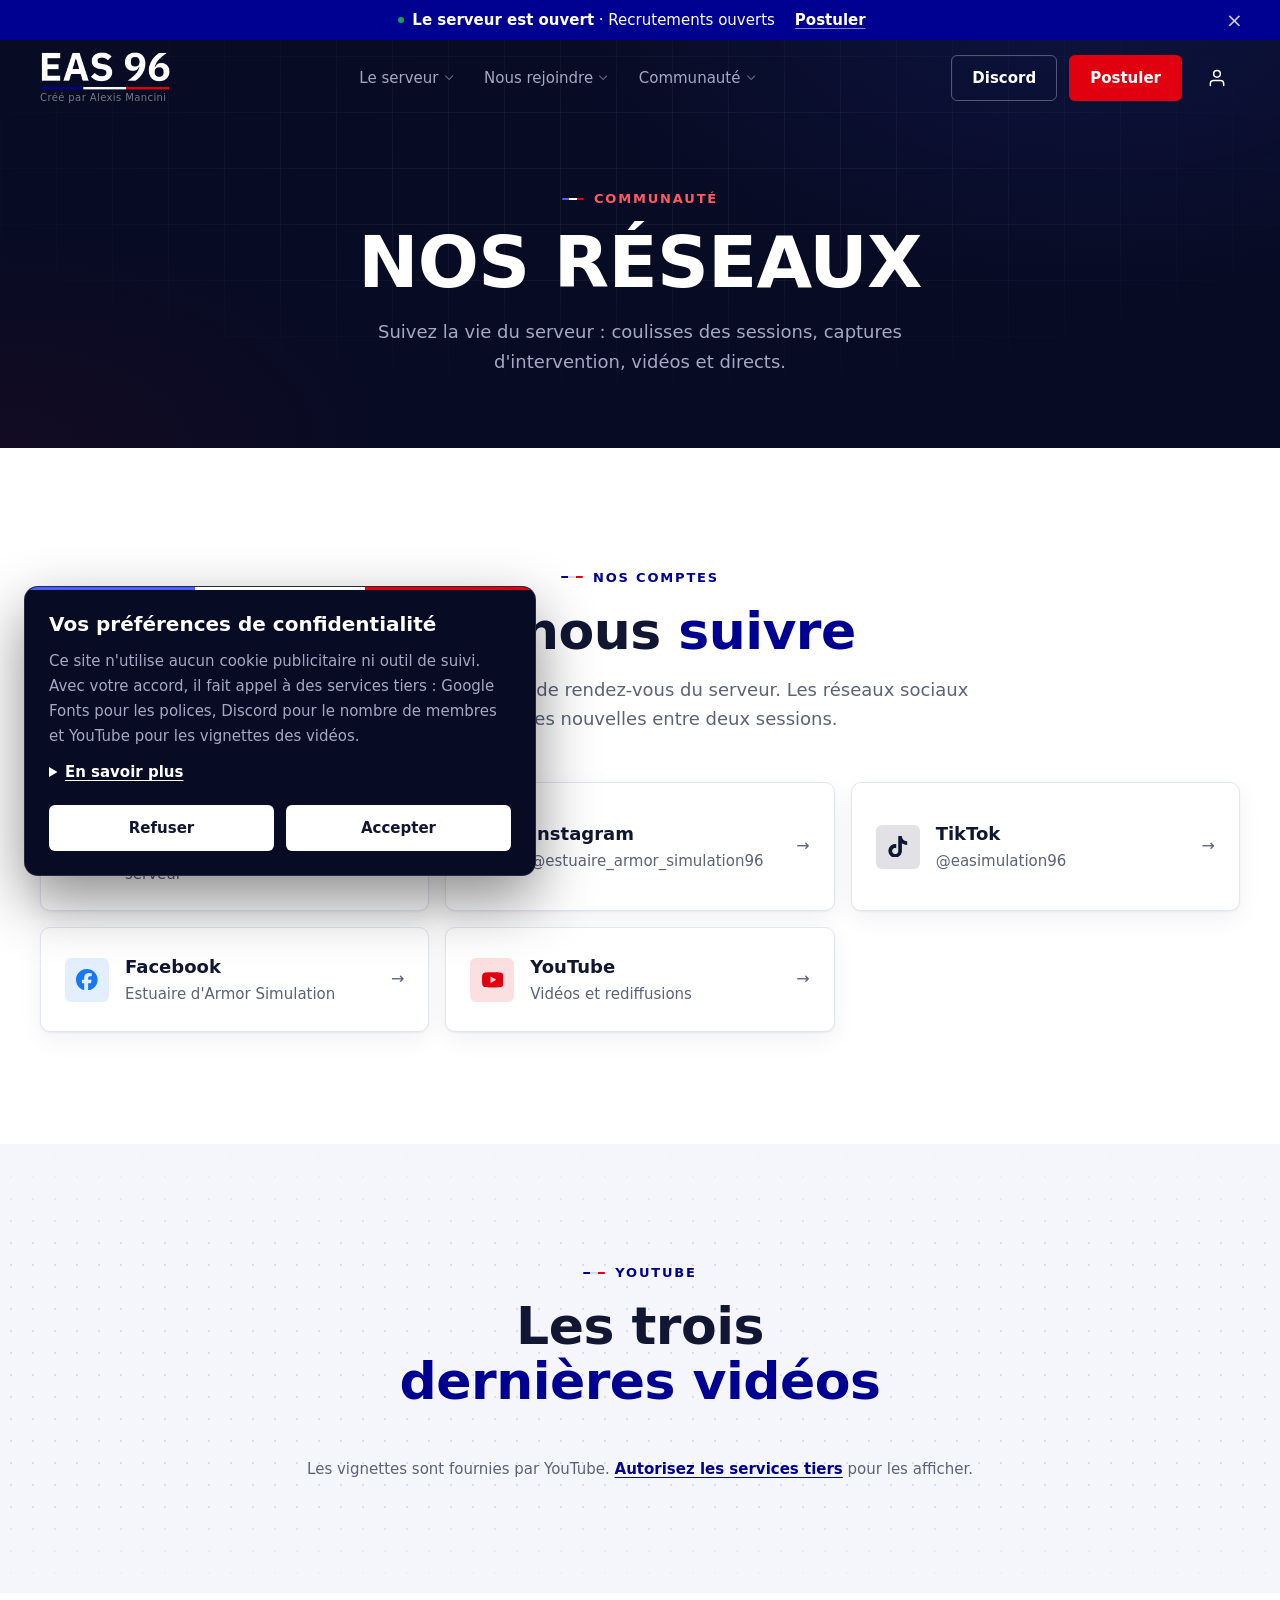
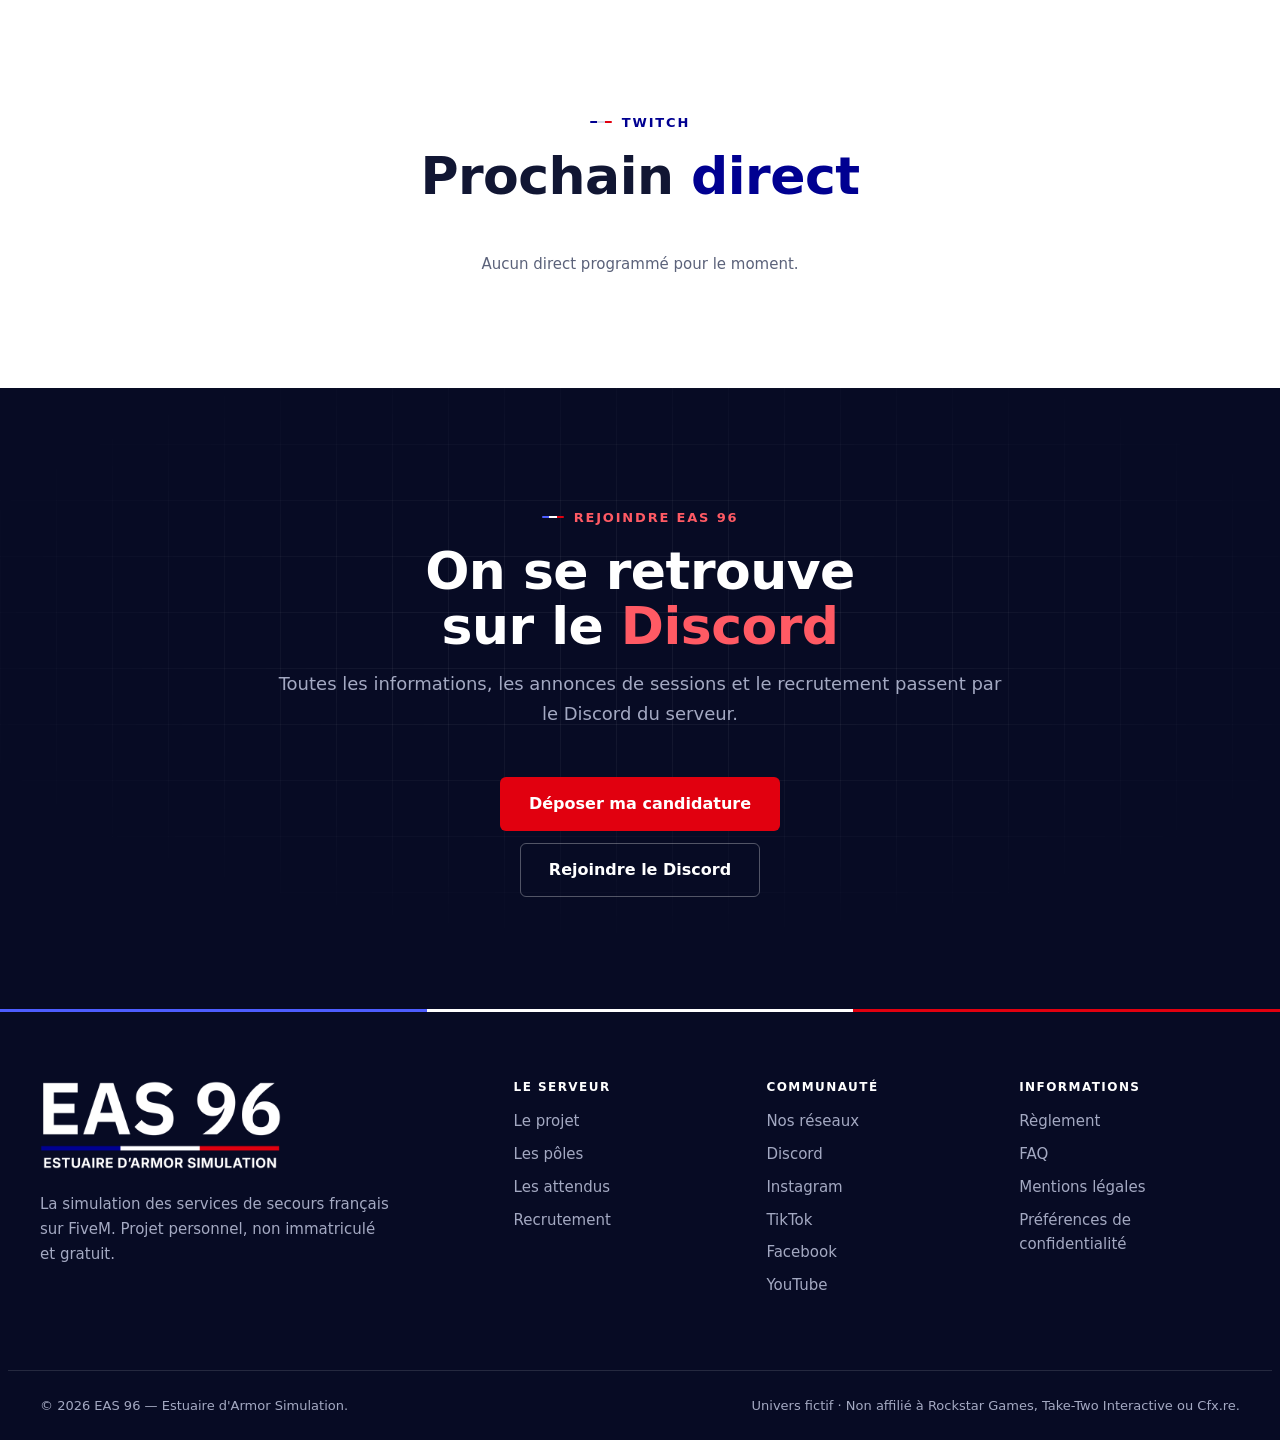
<file: reseaux.html>
<!DOCTYPE html>
<html lang="fr">
<head>
  <meta charset="UTF-8">
  <meta name="viewport" content="width=device-width, initial-scale=1">
  <title>Nos réseaux — EAS 96 · Estuaire d'Armor Simulation</title>
  <meta name="description" content="Discord, Instagram, TikTok, Facebook, YouTube et Twitch d'EAS 96 — Estuaire d'Armor Simulation : dernières vidéos et prochain direct.">
  <meta name="theme-color" content="#070b24">

  <!-- Aperçu du lien sur Discord / réseaux sociaux -->
  <meta property="og:type" content="website">
  <meta property="og:site_name" content="EAS 96 — Estuaire d'Armor Simulation">
  <meta property="og:title" content="Nos réseaux — EAS 96 · Estuaire d'Armor Simulation">
  <meta property="og:description" content="Retrouvez EAS 96 sur Discord, Instagram, TikTok, Facebook, YouTube et Twitch.">
  <meta property="og:url" content="https://eas-96.fr/reseaux.html">
  <meta property="og:image" content="https://eas-96.fr/assets/img/og-image.jpg">
  <meta name="twitter:card" content="summary_large_image">

  <link rel="icon" href="assets/img/favicon.png" type="image/png">
  <link rel="stylesheet" href="css/variables.css">
  <link rel="stylesheet" href="css/style.css">
  <script>
    // Préférences mémorisées : bandeau d'annonce fermé, polices Google si l'accord a déjà été donné
    try {
      if (localStorage.getItem("eas96-announce-closed") === "1") document.documentElement.classList.add("announce-closed");
      if (localStorage.getItem("eas96-consent") === "accepted") {
        var fonts = document.createElement("link");
        fonts.rel = "stylesheet";
        fonts.href = "https://fonts.googleapis.com/css2?family=Barlow+Semi+Condensed:wght@600;700&family=Inter:wght@400;500;600;700&display=swap";
        fonts.setAttribute("data-google-fonts", "");
        document.head.appendChild(fonts);
      }
    } catch (e) {}
  </script>
  <script src="js/main.js" defer></script>
</head>
<body>
  <a class="skip-link" href="#contenu">Aller au contenu</a>

  <!-- ===================================================================
       BANDEAU D'ANNONCE
       =================================================================== -->
  <div class="announce" data-announce>
    <div class="container announce__inner">
      <p class="announce__text">
        <span class="live-dot" aria-hidden="true"></span>
        <span data-when="before">Ouverture<span class="announce__extra"> du serveur</span> <strong data-launch-date-short>lundi 14/09 à 20h00</strong><span class="announce__extra"> · Recrutements ouverts</span></span>
        <span data-when="after" hidden><strong>Le serveur est ouvert</strong><span class="announce__extra"> · Recrutements ouverts</span></span>
        <a class="announce__link" href="recrutement.html">Postuler</a>
      </p>
      <button class="announce__close" type="button" data-announce-close aria-label="Fermer l'annonce">×</button>
    </div>
  </div>

  <!-- ===================================================================
       EN-TÊTE
       =================================================================== -->
  <header class="site-header theme-dark" data-header>
    <div class="container site-header__inner">
      <div class="brand">
        <a class="logo" href="index.html" aria-label="EAS 96 — Estuaire d'Armor Simulation, accueil">
          <img class="logo__img" src="assets/img/logo-leger-blanc.png" alt="" width="438" height="128">
        </a>
        <span class="brand__credit">Créé par Alexis Mancini</span>
      </div>

      <nav class="nav" id="nav" data-nav aria-label="Navigation principale">
        <ul class="nav__list">
          <li class="nav__item">
            <button class="nav__link nav__link--group" type="button" aria-expanded="false" aria-controls="menu-serveur" data-menu-toggle>Le serveur<span class="nav__chevron" aria-hidden="true"></span></button>
            <ul class="nav__submenu" id="menu-serveur">
              <li><a href="index.html#projet">Le projet</a></li>
              <li><a href="index.html#objectif">Notre objectif</a></li>
              <li><a href="index.html#poles">Les pôles</a></li>
              <li><a href="index.html#galerie">Galerie</a></li>
            </ul>
          </li>
          <li class="nav__item">
            <button class="nav__link nav__link--group" type="button" aria-expanded="false" aria-controls="menu-rejoindre" data-menu-toggle>Nous rejoindre<span class="nav__chevron" aria-hidden="true"></span></button>
            <ul class="nav__submenu" id="menu-rejoindre">
              <li><a href="index.html#attendus">Les attendus</a></li>
              <li><a href="index.html#recrutement">Les étapes</a></li>
              <li><a href="recrutement.html">Déposer sa candidature</a></li>
              <li><a href="reglement.html">Règlement</a></li>
              <li><a href="index.html#faq">FAQ</a></li>
            </ul>
          </li>
          <li class="nav__item">
            <button class="nav__link nav__link--group" type="button" aria-expanded="false" aria-controls="menu-communaute" data-menu-toggle>Communauté<span class="nav__chevron" aria-hidden="true"></span></button>
            <ul class="nav__submenu" id="menu-communaute">
              <li><a href="reseaux.html" aria-current="page">Nos réseaux</a></li>
              <li data-link-item><a href="#" data-link="discord">Discord</a></li>
              <li data-link-item><a href="#" data-link="instagram">Instagram</a></li>
              <li data-link-item><a href="#" data-link="tiktok">TikTok</a></li>
              <li data-link-item><a href="#" data-link="facebook">Facebook</a></li>
              <li data-link-item><a href="#" data-link="youtube">YouTube</a></li>
              <li data-link-item><a href="#" data-link="twitch">Twitch</a></li>
            </ul>
          </li>
        </ul>
        <div class="nav__actions">
          <a class="btn btn--outline" href="#" data-link="discord">Discord</a>
          <a class="btn btn--primary" href="recrutement.html">Postuler<span class="sr-only"> — recrutement ouvert</span></a>
          <div class="account" data-account>
            <a class="btn btn--icon" href="#" data-link="intranet" aria-label="Se connecter à l'intranet" title="Se connecter à l'intranet">
              <svg viewBox="0 0 24 24" fill="none" stroke="currentColor" stroke-width="1.8" stroke-linecap="round" stroke-linejoin="round" aria-hidden="true"><path d="M20 21v-2a4 4 0 0 0-4-4H8a4 4 0 0 0-4 4v2"/><circle cx="12" cy="7" r="4"/></svg>
            </a>
          </div>
        </div>
      </nav>

      <button class="nav-toggle" type="button" aria-controls="nav" aria-expanded="false" data-nav-toggle>
        <span class="sr-only" data-nav-toggle-label>Ouvrir le menu</span>
        <span class="nav-toggle__bar" aria-hidden="true"></span>
        <span class="nav-toggle__bar" aria-hidden="true"></span>
        <span class="nav-toggle__bar" aria-hidden="true"></span>
      </button>
    </div>
  </header>

  <main id="contenu">

    <!-- =================================================================
         EN-TÊTE DE PAGE
         ================================================================= -->
    <section class="page-hero theme-dark texture-grid texture-glow">
      <div class="container page-hero__content">
        <p class="eyebrow">Communauté</p>
        <h1 class="page-hero__title">Nos réseaux</h1>
        <p class="page-hero__lead">Suivez la vie du serveur : coulisses des sessions, captures d'intervention, vidéos et directs.</p>
      </div>
    </section>

    <!-- =================================================================
         OÙ NOUS SUIVRE
         ================================================================= -->
    <section class="section" id="suivre">
      <div class="container">
        <header class="section__header">
          <p class="eyebrow">Nos comptes</p>
          <h2 class="section__title">Où nous <span class="hl">suivre</span></h2>
          <p class="section__lead">Le Discord reste le point de rendez-vous du serveur. Les réseaux sociaux donnent des nouvelles entre deux sessions.</p>
        </header>

        <!-- Les comptes sans adresse renseignée dans CONFIG.links sont masqués automatiquement -->
        <div class="social-grid">
          <a class="social social--discord" href="#" data-link="discord">
            <span class="social__mark" aria-hidden="true"><svg class="social__icon" viewBox="0 0 24 24" aria-hidden="true" focusable="false"><path d="M20.317 4.3698a19.7913 19.7913 0 00-4.8851-1.5152.0741.0741 0 00-.0785.0371c-.211.3753-.4447.8648-.6083 1.2495-1.8447-.2762-3.68-.2762-5.4868 0-.1636-.3933-.4058-.8742-.6177-1.2495a.077.077 0 00-.0785-.037 19.7363 19.7363 0 00-4.8852 1.515.0699.0699 0 00-.0321.0277C.5334 9.0458-.319 13.5799.0992 18.0578a.0824.0824 0 00.0312.0561c2.0528 1.5076 4.0413 2.4228 5.9929 3.0294a.0777.0777 0 00.0842-.0276c.4616-.6304.8731-1.2952 1.226-1.9942a.076.076 0 00-.0416-.1057c-.6528-.2476-1.2743-.5495-1.8722-.8923a.077.077 0 01-.0076-.1277c.1258-.0943.2517-.1923.3718-.2914a.0743.0743 0 01.0776-.0105c3.9278 1.7933 8.18 1.7933 12.0614 0a.0739.0739 0 01.0785.0095c.1202.099.246.1981.3728.2924a.077.077 0 01-.0066.1276 12.2986 12.2986 0 01-1.873.8914.0766.0766 0 00-.0407.1067c.3604.698.7719 1.3628 1.225 1.9932a.076.076 0 00.0842.0286c1.961-.6067 3.9495-1.5219 6.0023-3.0294a.077.077 0 00.0313-.0552c.5004-5.177-.8382-9.6739-3.5485-13.6604a.061.061 0 00-.0312-.0286zM8.02 15.3312c-1.1825 0-2.1569-1.0857-2.1569-2.419 0-1.3332.9555-2.4189 2.157-2.4189 1.2108 0 2.1757 1.0952 2.1568 2.419 0 1.3332-.9555 2.4189-2.1569 2.4189zm7.9748 0c-1.1825 0-2.1569-1.0857-2.1569-2.419 0-1.3332.9554-2.4189 2.1569-2.4189 1.2108 0 2.1757 1.0952 2.1568 2.419 0 1.3332-.946 2.4189-2.1568 2.4189Z"/></svg></span>
            <span>
              <span class="social__name">Discord</span>
              <span class="social__handle">Le point de rendez-vous du serveur</span>
            </span>
            <span class="social__go" aria-hidden="true">→</span>
          </a>

          <a class="social social--instagram" href="#" data-link="instagram">
            <span class="social__mark" aria-hidden="true"><svg class="social__icon" viewBox="0 0 24 24" aria-hidden="true" focusable="false"><path d="M7.0301.084c-1.2768.0602-2.1487.264-2.911.5634-.7888.3075-1.4575.72-2.1228 1.3877-.6652.6677-1.075 1.3368-1.3802 2.127-.2954.7638-.4956 1.6365-.552 2.914-.0564 1.2775-.0689 1.6882-.0626 4.947.0062 3.2586.0206 3.6671.0825 4.9473.061 1.2765.264 2.1482.5635 2.9107.308.7889.72 1.4573 1.388 2.1228.6679.6655 1.3365 1.0743 2.1285 1.38.7632.295 1.6361.4961 2.9134.552 1.2773.056 1.6884.069 4.9462.0627 3.2578-.0062 3.668-.0207 4.9478-.0814 1.28-.0607 2.147-.2652 2.9098-.5633.7889-.3086 1.4578-.72 2.1228-1.3881.665-.6682 1.0745-1.3378 1.3795-2.1284.2957-.7632.4966-1.636.552-2.9124.056-1.2809.0692-1.6898.063-4.948-.0063-3.2583-.021-3.6668-.0817-4.9465-.0607-1.2797-.264-2.1487-.5633-2.9117-.3084-.7889-.72-1.4568-1.3876-2.1228C21.2982 1.33 20.628.9208 19.8378.6165 19.074.321 18.2017.1197 16.9244.0645 15.6471.0093 15.236-.005 11.977.0014 8.718.0076 8.31.0215 7.0301.0839m.1402 21.6932c-1.17-.0509-1.8053-.2453-2.2287-.408-.5606-.216-.96-.4771-1.3819-.895-.422-.4178-.6811-.8186-.9-1.378-.1644-.4234-.3624-1.058-.4171-2.228-.0595-1.2645-.072-1.6442-.079-4.848-.007-3.2037.0053-3.583.0607-4.848.05-1.169.2456-1.805.408-2.2282.216-.5613.4762-.96.895-1.3816.4188-.4217.8184-.6814 1.3783-.9003.423-.1651 1.0575-.3614 2.227-.4171 1.2655-.06 1.6447-.072 4.848-.079 3.2033-.007 3.5835.005 4.8495.0608 1.169.0508 1.8053.2445 2.228.408.5608.216.96.4754 1.3816.895.4217.4194.6816.8176.9005 1.3787.1653.4217.3617 1.056.4169 2.2263.0602 1.2655.0739 1.645.0796 4.848.0058 3.203-.0055 3.5834-.061 4.848-.051 1.17-.245 1.8055-.408 2.2294-.216.5604-.4763.96-.8954 1.3814-.419.4215-.8181.6811-1.3783.9-.4224.1649-1.0577.3617-2.2262.4174-1.2656.0595-1.6448.072-4.8493.079-3.2045.007-3.5825-.006-4.848-.0608M16.953 5.5864A1.44 1.44 0 1 0 18.39 4.144a1.44 1.44 0 0 0-1.437 1.4424M5.8385 12.012c.0067 3.4032 2.7706 6.1557 6.173 6.1493 3.4026-.0065 6.157-2.7701 6.1506-6.1733-.0065-3.4032-2.771-6.1565-6.174-6.1498-3.403.0067-6.156 2.771-6.1496 6.1738M8 12.0077a4 4 0 1 1 4.008 3.9921A3.9996 3.9996 0 0 1 8 12.0077"/></svg></span>
            <span>
              <span class="social__name">Instagram</span>
              <span class="social__handle">@estuaire_armor_simulation96</span>
            </span>
            <span class="social__go" aria-hidden="true">→</span>
          </a>

          <a class="social social--tiktok" href="#" data-link="tiktok">
            <span class="social__mark" aria-hidden="true"><svg class="social__icon" viewBox="0 0 24 24" aria-hidden="true" focusable="false"><path d="M12.525.02c1.31-.02 2.61-.01 3.91-.02.08 1.53.63 3.09 1.75 4.17 1.12 1.11 2.7 1.62 4.24 1.79v4.03c-1.44-.05-2.89-.35-4.2-.97-.57-.26-1.1-.59-1.62-.93-.01 2.92.01 5.84-.02 8.75-.08 1.4-.54 2.79-1.35 3.94-1.31 1.92-3.58 3.17-5.91 3.21-1.43.08-2.86-.31-4.08-1.03-2.02-1.19-3.44-3.37-3.65-5.71-.02-.5-.03-1-.01-1.49.18-1.9 1.12-3.72 2.58-4.96 1.66-1.44 3.98-2.13 6.15-1.72.02 1.48-.04 2.96-.04 4.44-.99-.32-2.15-.23-3.02.37-.63.41-1.11 1.04-1.36 1.75-.21.51-.15 1.07-.14 1.61.24 1.64 1.82 3.02 3.5 2.87 1.12-.01 2.19-.66 2.77-1.61.19-.33.4-.67.41-1.06.1-1.79.06-3.57.07-5.36.01-4.03-.01-8.05.02-12.07z"/></svg></span>
            <span>
              <span class="social__name">TikTok</span>
              <span class="social__handle">@easimulation96</span>
            </span>
            <span class="social__go" aria-hidden="true">→</span>
          </a>

          <a class="social social--facebook" href="#" data-link="facebook">
            <span class="social__mark" aria-hidden="true"><svg class="social__icon" viewBox="0 0 24 24" aria-hidden="true" focusable="false"><path d="M9.101 23.691v-7.98H6.627v-3.667h2.474v-1.58c0-4.085 1.848-5.978 5.858-5.978.401 0 .955.042 1.468.103a8.68 8.68 0 0 1 1.141.195v3.325a8.623 8.623 0 0 0-.653-.036 26.805 26.805 0 0 0-.733-.009c-.707 0-1.259.096-1.675.309a1.686 1.686 0 0 0-.679.622c-.258.42-.374.995-.374 1.752v1.297h3.919l-.386 2.103-.287 1.564h-3.246v8.245C19.396 23.238 24 18.179 24 12.044c0-6.627-5.373-12-12-12s-12 5.373-12 12c0 5.628 3.874 10.35 9.101 11.647Z"/></svg></span>
            <span>
              <span class="social__name">Facebook</span>
              <span class="social__handle">Estuaire d'Armor Simulation</span>
            </span>
            <span class="social__go" aria-hidden="true">→</span>
          </a>

          <a class="social social--youtube" href="#" data-link="youtube">
            <span class="social__mark" aria-hidden="true"><svg class="social__icon" viewBox="0 0 24 24" aria-hidden="true" focusable="false"><path d="M23.498 6.186a3.016 3.016 0 0 0-2.122-2.136C19.505 3.545 12 3.545 12 3.545s-7.505 0-9.377.505A3.017 3.017 0 0 0 .502 6.186C0 8.07 0 12 0 12s0 3.93.502 5.814a3.016 3.016 0 0 0 2.122 2.136c1.871.505 9.376.505 9.376.505s7.505 0 9.377-.505a3.015 3.015 0 0 0 2.122-2.136C24 15.93 24 12 24 12s0-3.93-.502-5.814zM9.545 15.568V8.432L15.818 12l-6.273 3.568z"/></svg></span>
            <span>
              <span class="social__name">YouTube</span>
              <span class="social__handle">Vidéos et rediffusions</span>
            </span>
            <span class="social__go" aria-hidden="true">→</span>
          </a>

          <a class="social social--twitch" href="#" data-link="twitch">
            <span class="social__mark" aria-hidden="true"><svg class="social__icon" viewBox="0 0 24 24" aria-hidden="true" focusable="false"><path d="M11.571 4.714h1.715v5.143H11.57zm4.715 0H18v5.143h-1.714zM6 0L1.714 4.286v15.428h5.143V24l4.286-4.286h3.428L22.286 12V0zm14.571 11.143l-3.428 3.428h-3.429l-3 3v-3H6.857V1.714h13.714Z"/></svg></span>
            <span>
              <span class="social__name">Twitch</span>
              <span class="social__handle">Les sessions en direct</span>
            </span>
            <span class="social__go" aria-hidden="true">→</span>
          </a>
        </div>
      </div>
    </section>

    <!-- =================================================================
         DERNIÈRES VIDÉOS — remplies depuis CONFIG.youtube (main.js)
         ================================================================= -->
    <section class="section section--paper texture-dots" id="videos">
      <div class="container">
        <header class="section__header">
          <p class="eyebrow">YouTube</p>
          <h2 class="section__title">Les trois <span class="hl">dernières vidéos</span></h2>
        </header>

        <ul class="videos" data-youtube-list hidden></ul>
        <p class="empty-note" data-youtube-empty>Aucune vidéo pour le moment. Les dernières publications apparaîtront ici.</p>
        <p class="empty-note" data-youtube-consent hidden>Les vignettes sont fournies par YouTube. <a href="#" data-consent-open>Autorisez les services tiers</a> pour les afficher.</p>
      </div>
    </section>

    <!-- =================================================================
         PROCHAIN DIRECT — renseigné dans CONFIG.twitch.nextStream (main.js)
         ================================================================= -->
    <section class="section" id="direct">
      <div class="container container--narrow">
        <header class="section__header">
          <p class="eyebrow">Twitch</p>
          <h2 class="section__title">Prochain <span class="hl">direct</span></h2>
        </header>

        <div class="stream" data-twitch-next hidden>
          <div>
            <p class="stream__label">Prochain direct</p>
            <p class="stream__title" data-twitch-title></p>
            <p class="stream__date" data-twitch-date></p>
          </div>
          <a class="btn btn--outline" href="#" data-link="twitch">Voir la chaîne</a>
        </div>
        <p class="empty-note" data-twitch-empty>Aucun direct programmé pour le moment.</p>
      </div>
    </section>

    <!-- =================================================================
         APPEL FINAL
         ================================================================= -->
    <section class="section section--ink theme-dark texture-grid">
      <div class="container">
        <header class="section__header">
          <p class="eyebrow">Rejoindre EAS 96</p>
          <h2 class="section__title">On se retrouve sur le <span class="hl">Discord</span></h2>
          <p class="section__lead">Toutes les informations, les annonces de sessions et le recrutement passent par le Discord du serveur.</p>
        </header>

        <div class="section__actions">
          <a class="btn btn--primary btn--lg" href="recrutement.html">Déposer ma candidature</a>
          <a class="btn btn--outline btn--lg" href="#" data-link="discord">Rejoindre le Discord</a>
        </div>
      </div>
    </section>

  </main>

  <!-- ===================================================================
       PIED DE PAGE
       =================================================================== -->
  <footer class="site-footer theme-dark">
    <div class="container site-footer__grid">
      <div class="site-footer__brand">
        <a class="logo logo--footer" href="index.html" aria-label="EAS 96 — Estuaire d'Armor Simulation, accueil">
          <img class="logo__img" src="assets/img/logo-complet-blanc.png" alt="" width="640" height="234">
        </a>
        <p class="site-footer__text">La simulation des services de secours français sur FiveM. Projet personnel, non immatriculé et gratuit.</p>
      </div>

      <nav class="site-footer__col" aria-label="Le serveur">
        <h2 class="site-footer__title">Le serveur</h2>
        <ul class="site-footer__list">
          <li><a href="index.html#projet">Le projet</a></li>
          <li><a href="index.html#poles">Les pôles</a></li>
          <li><a href="index.html#attendus">Les attendus</a></li>
          <li><a href="recrutement.html">Recrutement</a></li>
        </ul>
      </nav>

      <nav class="site-footer__col" aria-label="Communauté">
        <h2 class="site-footer__title">Communauté</h2>
        <ul class="site-footer__list">
          <li><a href="reseaux.html">Nos réseaux</a></li>
          <li data-link-item><a href="#" data-link="discord">Discord</a></li>
          <li data-link-item><a href="#" data-link="instagram">Instagram</a></li>
          <li data-link-item><a href="#" data-link="tiktok">TikTok</a></li>
          <li data-link-item><a href="#" data-link="facebook">Facebook</a></li>
          <li data-link-item><a href="#" data-link="youtube">YouTube</a></li>
          <li data-link-item><a href="#" data-link="twitch">Twitch</a></li>
        </ul>
      </nav>

      <nav class="site-footer__col" aria-label="Informations">
        <h2 class="site-footer__title">Informations</h2>
        <ul class="site-footer__list">
          <li data-link-item><a href="#" data-link="reglement">Règlement</a></li>
          <li><a href="index.html#faq">FAQ</a></li>
          <li><a href="#">Mentions légales</a></li>
          <li><a href="#" data-consent-open>Préférences de confidentialité</a></li>
        </ul>
      </nav>
    </div>

    <div class="container site-footer__bottom">
      <p>© <span data-year>2026</span> EAS 96 — Estuaire d'Armor Simulation.</p>
      <p>Univers fictif · Non affilié à Rockstar Games, Take-Two Interactive ou Cfx.re.</p>
    </div>
  </footer>

  <!-- ===================================================================
       BANNIÈRE DE CONSENTEMENT (première visite, réouvrable depuis le pied de page)
       =================================================================== -->
  <div class="consent theme-dark" data-consent role="dialog" aria-labelledby="consent-title" aria-describedby="consent-text" hidden>
    <p class="consent__title" id="consent-title">Vos préférences de confidentialité</p>
    <p class="consent__text" id="consent-text">Ce site n'utilise aucun cookie publicitaire ni outil de suivi. Avec votre accord, il fait appel à des services tiers : Google Fonts pour les polices, Discord pour le nombre de membres et YouTube pour les vignettes des vidéos.</p>
    <details class="consent__details">
      <summary>En savoir plus</summary>
      <ul>
        <li><strong>Google Fonts</strong> : chargement des polices du site depuis les serveurs de Google.</li>
        <li><strong>Discord</strong> : récupération du nombre de membres et de connectés du serveur.</li>
        <li><strong>YouTube</strong> : vignettes des dernières vidéos sur la page « Nos réseaux ».</li>
        <li><strong>Stockage local</strong> : mémorise votre choix et, si vous l'acceptez, votre connexion à l'intranet. Sans cookie.</li>
      </ul>
    </details>
    <div class="consent__actions">
      <button class="btn btn--light" type="button" data-consent-choice="refused">Refuser</button>
      <button class="btn btn--light" type="button" data-consent-choice="accepted">Accepter</button>
    </div>
  </div>
</body>
</html>
</file>
<file: css/variables.css>
/* ==========================================================================
   EAS 96 Simulation — Variables du thème
   --------------------------------------------------------------------------
   Toute l'apparence du site découle de ce fichier. Palette issue du logo :
   bleu nuit, blanc, rouge (le rouge est réservé aux actions).
   ========================================================================== */

:root {
  /* ---- Couleurs du logo -------------------------------------------------- */
  --brand-blue: #000091;
  --brand-red: #e1000f;
  --brand-red-hover: #c1000d;

  /* ---- Bleu nuit (sections sombres) -------------------------------------- */
  --ink: #070b24;                     /* le plus sombre : haut de page, pied de page */
  --navy: #0d1540;                    /* sections sombres */
  --navy-soft: #172160;               /* blocs sur fond sombre */

  /* ---- Neutres (sections claires) ---------------------------------------- */
  --white: #ffffff;
  --paper: #f4f6fb;                   /* sections claires alternées */
  --line: #e2e6f0;
  --text: #111633;
  --text-muted: #5b627a;

  /* ---- Contexte clair (par défaut) --------------------------------------- */
  --bg: var(--white);
  --surface: var(--white);
  --surface-alt: var(--paper);
  --border: var(--line);
  --border-strong: #cdd3e2;
  --hover-bg: rgba(17, 22, 51, 0.04);
  --fg: var(--text);
  --fg-muted: var(--text-muted);
  --accent-fg: var(--brand-blue);     /* sur-titres, liens, mots mis en valeur */
  --tricolor-blue: var(--brand-blue);
  --tricolor-white: #d5dbea;
  --number-stroke: rgba(17, 22, 51, 0.08);
  --card-shadow: 0 1px 2px rgba(16, 24, 64, 0.05), 0 8px 24px rgba(16, 24, 64, 0.06);

  /* ---- Couleurs des services --------------------------------------------- */
  --service-pompiers: #e1000f;
  --service-samu: #d69100;
  --service-police: #2a49b8;
  --service-radio: #0f766e;

  /* ---- Voiles sur les photos --------------------------------------------- */
  /* Plus les valeurs sont basses, plus la photo est visible */
  --overlay-hero:
    linear-gradient(90deg, rgba(7, 11, 36, 0.88) 0%, rgba(7, 11, 36, 0.62) 45%, rgba(7, 11, 36, 0.18) 100%),
    linear-gradient(180deg, rgba(7, 11, 36, 0.72) 0%, rgba(7, 11, 36, 0.12) 35%, rgba(7, 11, 36, 0.45) 72%, var(--ink) 100%);
  --overlay-cta: linear-gradient(180deg, rgba(7, 11, 36, 0.84) 0%, rgba(13, 21, 64, 0.9) 100%);
  --hero-text-shadow: 0 1px 2px rgba(0, 0, 0, 0.5), 0 2px 16px rgba(0, 0, 0, 0.35);

  /* ---- Typographie ------------------------------------------------------- */
  --font-body: "Inter", system-ui, -apple-system, "Segoe UI", Roboto, Arial, sans-serif;
  --font-display: "Barlow Semi Condensed", "Inter", system-ui, sans-serif;

  --fs-xs: 0.8125rem;
  --fs-sm: 0.9375rem;
  --fs-base: 1rem;
  --fs-lg: 1.125rem;
  --fs-h3: 1.375rem;
  --fs-h2: clamp(2rem, 1.4rem + 2.4vw, 3.25rem);
  --fs-h1: clamp(3rem, 1.6rem + 6vw, 6.5rem);
  --fs-number: clamp(4rem, 2.5rem + 5.5vw, 7.5rem);   /* grand numéro derrière les titres */

  --fw-regular: 400;
  --fw-medium: 500;
  --fw-semibold: 600;
  --fw-bold: 700;

  --lh-tight: 1.05;
  --lh-snug: 1.3;
  --lh-base: 1.65;

  /* ---- Compte à rebours (panneau d'affichage) ---------------------------- */
  --flip-height: clamp(3.75rem, 2.6rem + 4vw, 6rem);
  --flip-top: #1c2766;
  --flip-bottom: #151e52;

  /* ---- Espacements ------------------------------------------------------- */
  --space-2xs: 0.25rem;
  --space-xs: 0.5rem;
  --space-sm: 0.75rem;
  --space-md: 1rem;
  --space-lg: 1.5rem;
  --space-xl: 2rem;
  --space-2xl: 3rem;
  --space-3xl: 4.5rem;
  --section-padding: clamp(4.5rem, 3rem + 5vw, 7.5rem);

  /* ---- Mise en page ------------------------------------------------------ */
  --container: 1200px;
  --container-narrow: 820px;
  --gutter: clamp(1.25rem, 0.75rem + 2vw, 2rem);
  --announce-height: 40px;
  --header-height: 76px;
  --header-height-compact: 64px;

  /* ---- Formes & effets --------------------------------------------------- */
  --radius-sm: 6px;
  --radius: 10px;
  --radius-lg: 14px;
  --radius-full: 999px;
  --shadow-lg: 0 24px 60px rgba(7, 11, 36, 0.22);
  --transition: 200ms ease;
}

/* ---- Contexte sombre : en-tête, haut de page, sections sombres, pied de page */
.theme-dark {
  --bg: var(--navy);
  --surface: rgba(255, 255, 255, 0.04);
  --surface-alt: var(--navy-soft);
  --border: rgba(255, 255, 255, 0.12);
  --border-strong: rgba(255, 255, 255, 0.3);
  --hover-bg: rgba(255, 255, 255, 0.08);
  --fg: #ffffff;
  --fg-muted: rgba(225, 230, 255, 0.72);
  --accent-fg: #ff5a64;
  --tricolor-blue: #4d5dff;
  --tricolor-white: #ffffff;
  --number-stroke: rgba(255, 255, 255, 0.08);
  --card-shadow: none;
}
</file>
<file: css/style.css>
/* ==========================================================================
   EAS 96 Simulation — Feuille de style
   --------------------------------------------------------------------------
   Couleurs, polices et espacements : voir variables.css.
   Deux contextes de couleur : clair (par défaut) et sombre (.theme-dark).

   Sommaire
     1. Base                   7. Hero & compte à rebours   13. FAQ
     2. Utilitaires & trames   8. Chiffres clés             14. Appel final
     3. Titres de section      9. Principe / objectif       15. Pied de page
     4. Boutons               10. Services & fiches         16. Page recrutement
     5. Bandeau d'annonce     11. Attendus & étapes         17. Animations
     6. En-tête & menu        12. Galerie & visionneuse     18. Menus à deux niveaux
                                                            19. Page « Nos réseaux »
                                                            20. Connexion intranet
                                                            21. Page règlement

   Points de rupture : 48em (768px) · 60em (960px)
   ========================================================================== */

/* 1. Base ================================================================= */
*,
*::before,
*::after {
  box-sizing: border-box;
}

* {
  margin: 0;
}

html {
  --announce-offset: var(--announce-height);
  --header-bottom: calc(var(--announce-offset) + var(--header-height));
  scroll-behavior: smooth;
  scroll-padding-top: calc(var(--header-height-compact) + var(--space-md));
  -webkit-text-size-adjust: 100%;
}

html.announce-closed {
  --announce-offset: 0px;
}

html.has-scrolled {
  --header-bottom: var(--header-height-compact);
}

html:has(dialog[open]) {
  overflow: hidden;
}

body {
  min-height: 100vh;
  background: var(--bg);
  color: var(--fg);
  font-family: var(--font-body);
  font-size: var(--fs-base);
  line-height: var(--lh-base);
  -webkit-font-smoothing: antialiased;
}

.theme-dark {
  color: var(--fg);
}

img,
svg {
  display: block;
  max-width: 100%;
  height: auto;
}

h1,
h2,
h3,
h4 {
  font-family: var(--font-display);
  font-weight: var(--fw-bold);
  line-height: var(--lh-tight);
  letter-spacing: -0.01em;
  text-wrap: balance;
}

p {
  text-wrap: pretty;
}

a {
  color: inherit;
  text-decoration: none;
}

ul,
ol {
  padding: 0;
  list-style: none;
}

button {
  font: inherit;
  color: inherit;
  background: none;
  border: 0;
  cursor: pointer;
}

:focus-visible {
  outline: 2px solid var(--accent-fg);
  outline-offset: 3px;
}

[hidden] {
  display: none !important;
}

/* 2. Utilitaires & trames ================================================= */
.container {
  width: 100%;
  max-width: calc(var(--container) + var(--gutter) * 2);
  margin-inline: auto;
  padding-inline: var(--gutter);
}

.container--narrow {
  max-width: calc(var(--container-narrow) + var(--gutter) * 2);
}

.sr-only {
  position: absolute;
  width: 1px;
  height: 1px;
  margin: -1px;
  padding: 0;
  overflow: hidden;
  clip: rect(0 0 0 0);
  white-space: nowrap;
  border: 0;
}

.skip-link {
  position: absolute;
  top: var(--space-xs);
  left: var(--space-xs);
  z-index: 300;
  padding: var(--space-xs) var(--space-md);
  background: var(--brand-red);
  color: #ffffff;
  border-radius: var(--radius-sm);
  transform: translateY(-150%);
  transition: transform var(--transition);
}

.skip-link:focus {
  transform: none;
}

.section {
  position: relative;
  padding-block: var(--section-padding);
  background: var(--bg);
  isolation: isolate;
}

.section--paper {
  --bg: var(--paper);
}

.section--ink {
  --bg: var(--ink);
}

.section__actions {
  display: flex;
  flex-direction: column;
  align-items: center;
  gap: var(--space-sm);
  margin-top: var(--space-2xl);
  text-align: center;
}

.section__note {
  color: var(--fg-muted);
  font-size: var(--fs-xs);
}

/* Trames de fond : points (sections claires), quadrillage et halo (sections sombres) */
.texture-dots::before,
.texture-grid::before,
.texture-glow::after {
  content: "";
  position: absolute;
  inset: 0;
  z-index: -1;
  pointer-events: none;
}

.texture-dots::before {
  background-image: radial-gradient(rgba(17, 22, 51, 0.1) 1px, transparent 1.5px);
  background-size: 22px 22px;
  -webkit-mask-image: linear-gradient(180deg, transparent, #000 20%, #000 80%, transparent);
  mask-image: linear-gradient(180deg, transparent, #000 20%, #000 80%, transparent);
}

.texture-grid::before {
  background-image:
    linear-gradient(rgba(255, 255, 255, 0.05) 1px, transparent 1px),
    linear-gradient(90deg, rgba(255, 255, 255, 0.05) 1px, transparent 1px);
  background-size: 56px 56px;
  -webkit-mask-image: radial-gradient(ellipse 75% 65% at 50% 40%, #000 25%, transparent 80%);
  mask-image: radial-gradient(ellipse 75% 65% at 50% 40%, #000 25%, transparent 80%);
}

.texture-glow::after {
  background:
    radial-gradient(48rem 26rem at 85% 0%, rgba(59, 75, 255, 0.12), transparent 70%),
    radial-gradient(40rem 22rem at 0% 100%, rgba(225, 0, 15, 0.05), transparent 70%);
}

/* Filet tricolore : séparateur discret */
.chevrons {
  height: 3px;
  background: linear-gradient(90deg, var(--tricolor-blue) 0 33.33%, var(--tricolor-white) 33.33% 66.66%, var(--brand-red) 66.66% 100%);
}

/* Pastille « en direct » */
.live-dot {
  display: inline-block;
  flex-shrink: 0;
  width: 6px;
  height: 6px;
  background: #16a34a;
  border-radius: 50%;
}

/* 3. Titres de section ==================================================== */
.section__header {
  position: relative;
  max-width: 46rem;
  margin: 0 auto var(--space-2xl);
  text-align: center;
}

.eyebrow {
  display: inline-flex;
  align-items: center;
  gap: 0.625rem;
  margin-bottom: var(--space-md);
  color: var(--accent-fg);
  font-size: var(--fs-xs);
  font-weight: var(--fw-semibold);
  letter-spacing: 0.14em;
  text-transform: uppercase;
}

/* Trait bleu-blanc-rouge repris du logo */
.eyebrow::before {
  content: "";
  flex-shrink: 0;
  width: 22px;
  height: 2px;
  background: linear-gradient(90deg, var(--tricolor-blue) 0 33.33%, var(--tricolor-white) 33.33% 66.66%, var(--brand-red) 66.66% 100%);
  border-radius: 2px;
}

.section__title {
  font-size: var(--fs-h2);
}

.section__lead {
  margin-top: var(--space-md);
  color: var(--fg-muted);
  font-size: var(--fs-lg);
}

/* Mot mis en valeur dans un titre */
.hl {
  color: var(--accent-fg);
}

/* Grand numéro en contour derrière les titres */
[data-number] {
  position: relative;
  isolation: isolate;
}

[data-number]::before {
  content: attr(data-number);
  position: absolute;
  top: -0.42em;
  left: 50%;
  z-index: -1;
  color: transparent;
  font-family: var(--font-display);
  font-size: var(--fs-number);
  font-weight: var(--fw-bold);
  line-height: 1;
  -webkit-text-stroke: 1px var(--number-stroke);
  transform: translateX(-50%);
  pointer-events: none;
  user-select: none;
}

.split__text[data-number]::before {
  left: -0.04em;
  transform: none;
}

/* 4. Boutons ============================================================== */
.btn {
  display: inline-flex;
  align-items: center;
  justify-content: center;
  gap: var(--space-xs);
  min-height: 46px;
  padding: 0.75rem 1.25rem;
  border: 1px solid transparent;
  border-radius: var(--radius-sm);
  font-size: var(--fs-sm);
  font-weight: var(--fw-semibold);
  line-height: 1;
  white-space: nowrap;
  transition: background-color var(--transition), border-color var(--transition), color var(--transition), box-shadow var(--transition), transform var(--transition);
}

.btn--primary {
  background: var(--brand-red);
  color: #ffffff;
}

.btn--primary:hover {
  background: var(--brand-red-hover);
}

.btn--outline {
  border-color: var(--border-strong);
  color: var(--fg);
}

.btn--outline:hover {
  background: var(--hover-bg);
  border-color: var(--fg);
}

.btn--lg {
  min-height: 54px;
  padding: 1rem 1.75rem;
  font-size: var(--fs-base);
}

.btn--light {
  background: #ffffff;
  color: var(--text);
}

.btn--light:hover {
  background: #e8ecf7;
}

/* 5. Bandeau d'annonce ==================================================== */
.announce {
  position: fixed;
  inset: 0 0 auto;
  z-index: 60;
  height: var(--announce-height);
  background: var(--brand-blue);
  color: #ffffff;
  font-size: var(--fs-sm);
  transition: transform 300ms ease;
}

.has-scrolled .announce {
  transform: translateY(-100%);
}

.announce-closed .announce {
  display: none;
}

.announce__inner {
  display: flex;
  align-items: center;
  justify-content: center;
  height: 100%;
  padding-right: 3rem;
}

.announce__text {
  display: flex;
  align-items: center;
  gap: var(--space-xs);
  min-width: 0;
  overflow: hidden;
  white-space: nowrap;
}

.announce__text strong {
  font-weight: var(--fw-semibold);
}

.announce__link {
  margin-left: var(--space-sm);
  font-weight: var(--fw-semibold);
  text-decoration: underline;
  text-decoration-color: rgba(255, 255, 255, 0.5);
  text-underline-offset: 3px;
}

.announce__link:hover {
  text-decoration-color: #ffffff;
}

.announce__close {
  position: absolute;
  top: 50%;
  right: var(--gutter);
  display: grid;
  place-items: center;
  width: 28px;
  height: 28px;
  border-radius: 50%;
  font-size: 1.25rem;
  line-height: 1;
  opacity: 0.8;
  transform: translateY(-50%);
}

.announce__close:hover {
  background: rgba(255, 255, 255, 0.15);
  opacity: 1;
}

@media (max-width: 47.99em) {
  .announce {
    font-size: var(--fs-xs);
  }

  .announce__extra {
    display: none;
  }

  .announce__inner {
    justify-content: flex-start;
  }
}

/* 6. En-tête & menu ======================================================= */
.site-header {
  position: fixed;
  top: var(--announce-offset);
  right: 0;
  left: 0;
  z-index: 50;
  height: var(--header-height);
  transition: top 300ms ease, height 300ms ease, background-color 300ms ease, box-shadow 300ms ease;
}

.has-scrolled .site-header {
  top: 0;
  height: var(--header-height-compact);
}

.has-scrolled .site-header,
.has-nav-open .site-header {
  background: rgba(7, 11, 36, 0.92);
  box-shadow: 0 1px 0 rgba(255, 255, 255, 0.08), 0 12px 32px rgba(0, 0, 0, 0.25);
  backdrop-filter: blur(12px);
}

.site-header__inner {
  display: flex;
  align-items: center;
  justify-content: space-between;
  gap: var(--space-lg);
  height: 100%;
}

.logo {
  display: inline-flex;
  flex-shrink: 0;
  align-items: center;
}

.logo__img {
  width: auto;
  height: 38px;
  transition: height 300ms ease;
}

.has-scrolled .site-header .logo__img {
  height: 32px;
}

.logo--footer .logo__img {
  height: 88px;
}

/* Logo d'en-tête et mention de l'auteur */
.brand {
  display: flex;
  flex-direction: column;
  flex-shrink: 0;
  gap: 2px;
}

.brand__credit {
  color: rgba(255, 255, 255, 0.45);
  font-size: 0.625rem;
  font-weight: var(--fw-medium);
  letter-spacing: 0.04em;
  line-height: 1.2;
  white-space: nowrap;
}

/* Menu — mobile : panneau sous l'en-tête */
.nav {
  position: absolute;
  top: 100%;
  right: 0;
  left: 0;
  display: grid;
  gap: var(--space-lg);
  max-height: calc(100dvh - var(--header-bottom));
  padding: var(--space-xs) var(--gutter) var(--space-xl);
  overflow-y: auto;
  background: var(--ink);
  border-top: 1px solid var(--border);
  box-shadow: 0 24px 40px rgba(0, 0, 0, 0.35);
  opacity: 0;
  visibility: hidden;
  transform: translateY(-8px);
  transition: opacity var(--transition), transform var(--transition), visibility var(--transition);
}

.nav.is-open {
  opacity: 1;
  visibility: visible;
  transform: none;
}

.nav__list {
  display: grid;
}

.nav__link {
  position: relative;
  display: block;
  padding: 0.85rem 0;
  color: var(--fg-muted);
  font-size: 1.0625rem;
  font-weight: var(--fw-medium);
  border-bottom: 1px solid var(--border);
  transition: color var(--transition);
}

.nav__link::after {
  content: "";
  position: absolute;
  bottom: -1px;
  left: 0;
  width: 2rem;
  height: 2px;
  background: var(--brand-red);
  transform: scaleX(0);
  transform-origin: left;
  transition: transform var(--transition);
}

.nav__link:hover,
.nav__link.is-active,
.nav__link[aria-current="page"] {
  color: var(--fg);
}

.nav__link:hover::after,
.nav__link.is-active::after,
.nav__link[aria-current="page"]::after {
  transform: scaleX(1);
}

.nav__actions {
  display: flex;
  flex-wrap: wrap;
  gap: var(--space-sm);
}

.nav__actions > .btn {
  flex: 1;
}

.nav-toggle {
  display: grid;
  place-content: center;
  gap: 5px;
  width: 44px;
  height: 44px;
  margin-right: -10px;
  color: var(--fg);
}

.nav-toggle__bar {
  width: 22px;
  height: 2px;
  background: currentColor;
  border-radius: 2px;
  transition: transform var(--transition), opacity var(--transition);
}

.nav-toggle[aria-expanded="true"] .nav-toggle__bar:nth-child(2) {
  transform: translateY(7px) rotate(45deg);
}

.nav-toggle[aria-expanded="true"] .nav-toggle__bar:nth-child(3) {
  opacity: 0;
}

.nav-toggle[aria-expanded="true"] .nav-toggle__bar:nth-child(4) {
  transform: translateY(-7px) rotate(-45deg);
}

@media (max-width: 59.99em) {
  .has-nav-open {
    overflow: hidden;
  }
}

/* Menu — bureau : liens au centre, boutons à droite */
@media (min-width: 60em) {
  .nav-toggle {
    display: none;
  }

  .nav {
    position: static;
    flex: 1;
    display: flex;
    align-items: center;
    gap: var(--space-xl);
    max-height: none;
    padding: 0;
    overflow: visible;
    background: none;
    border: 0;
    box-shadow: none;
    opacity: 1;
    visibility: visible;
    transform: none;
    transition: none;
  }

  .nav__list {
    display: flex;
    gap: var(--space-xl);
    margin-inline: auto;
  }

  .nav__link {
    padding: 0.5rem 0;
    font-size: var(--fs-sm);
    border-bottom: 0;
  }

  .nav__link::after {
    bottom: -2px;
    width: 100%;
  }

  .nav__actions > .btn {
    flex: none;
  }
}

/* 7. Hero & compte à rebours ============================================== */
.hero {
  position: relative;
  display: grid;
  align-items: center;
  min-height: 100vh;
  min-height: 100svh;
  padding-block: calc(var(--announce-offset) + var(--header-height) + var(--space-2xl)) calc(var(--space-3xl) + 4.5rem);
  overflow: hidden;
  background: var(--ink);
  isolation: isolate;
}

.hero__media {
  position: absolute;
  inset: 0;
  z-index: -1;
}

.hero__media img {
  width: 100%;
  height: 100%;
  object-fit: cover;
}

.hero__media::after {
  content: "";
  position: absolute;
  inset: 0;
  background: var(--overlay-hero);
}

.hero__inner {
  display: grid;
  align-items: end;
  gap: var(--space-2xl);
}

.hero__content {
  display: flex;
  flex-direction: column;
  align-items: flex-start;
  max-width: 40rem;
}

.hero .eyebrow {
  color: #ffffff;
}

/* Bloc du compte à rebours, en verre dépoli sur la photo */
.hero__panel {
  --flip-height: clamp(3rem, 2rem + 2.2vw, 4.5rem);
  width: 100%;
  padding: var(--space-lg);
  background: rgba(7, 11, 36, 0.5);
  border: 1px solid rgba(255, 255, 255, 0.14);
  border-radius: var(--radius);
  box-shadow: 0 24px 60px rgba(0, 0, 0, 0.35);
  backdrop-filter: blur(12px) saturate(130%);
}

.hero__panel.countdown {
  margin-top: 0;
}

.hero__panel .countdown__timer {
  gap: var(--space-xs);
}

.hero__panel .countdown__unit {
  flex: 1;
  min-width: 0;
}

.hero__panel .flip {
  width: 100%;
}

@media (min-width: 62em) {
  .hero__inner {
    grid-template-columns: minmax(0, 1.15fr) minmax(17rem, 0.85fr);
    gap: var(--space-3xl);
  }

  .hero__panel {
    justify-self: end;
    max-width: 25rem;
  }
}

.hero__title {
  font-size: var(--fs-h1);
  letter-spacing: -0.03em;
  line-height: 0.92;
  text-transform: uppercase;
}

.hero__subtitle {
  display: block;
  margin-top: var(--space-md);
  padding-top: var(--space-md);
  border-top: 1px solid rgba(255, 255, 255, 0.18);
  color: rgba(255, 255, 255, 0.78);
  font-size: clamp(0.875rem, 0.7rem + 0.7vw, 1.25rem);
  font-weight: var(--fw-medium);
  letter-spacing: 0.16em;
}

.hero__lead {
  max-width: 34rem;
  margin-top: var(--space-lg);
  color: rgba(255, 255, 255, 0.82);
  font-size: var(--fs-lg);
}

.hero__actions {
  display: flex;
  flex-wrap: wrap;
  gap: var(--space-sm);
  margin-top: var(--space-xl);
}

.hero__actions .btn--outline {
  background: rgba(7, 11, 36, 0.35);
  backdrop-filter: blur(6px);
}

.hero__note {
  margin-top: var(--space-md);
  color: rgba(255, 255, 255, 0.62);
  font-size: var(--fs-xs);
}

.countdown {
  margin-top: var(--space-xl);
}

.countdown__label {
  margin-bottom: var(--space-md);
  color: var(--fg-muted);
  font-size: var(--fs-sm);
}

.countdown__label [data-launch-date] {
  color: var(--fg);
  font-weight: var(--fw-semibold);
}

.countdown__timer {
  display: flex;
  justify-content: center;
  gap: clamp(0.5rem, 0.3rem + 1vw, 1rem);
}

.countdown__unit {
  display: grid;
  justify-items: center;
  gap: var(--space-xs);
}

.countdown__name {
  color: var(--fg-muted);
  font-size: 0.6875rem;
  font-weight: var(--fw-semibold);
  letter-spacing: 0.12em;
  text-transform: uppercase;
}

.countdown__done {
  color: var(--fg);
  font-family: var(--font-display);
  font-size: var(--fs-h3);
  font-weight: var(--fw-bold);
}

.countdown--compact {
  --flip-height: clamp(3rem, 2.4rem + 2vw, 4.25rem);
}

/* Chiffres façon panneau d'affichage (structure créée par main.js) */
.flip {
  position: relative;
  display: block;
  width: calc(var(--flip-height) * 1.08);
  height: var(--flip-height);
  color: #ffffff;
  font-family: var(--font-display);
  font-size: calc(var(--flip-height) * 0.66);
  font-weight: var(--fw-bold);
  font-variant-numeric: tabular-nums;
  perspective: 400px;
}

.flip::after {
  content: "";
  position: absolute;
  top: 50%;
  right: 0;
  left: 0;
  z-index: 3;
  height: 1px;
  background: rgba(0, 0, 0, 0.45);
}

.flip__half {
  position: absolute;
  right: 0;
  left: 0;
  height: 50%;
  overflow: hidden;
  backface-visibility: hidden;
}

.flip__half > span {
  display: block;
  height: var(--flip-height);
  line-height: var(--flip-height);
  text-align: center;
}

.flip__half--top {
  top: 0;
  background: var(--flip-top);
  border-radius: var(--radius-sm) var(--radius-sm) 0 0;
  box-shadow: inset 0 1px 0 rgba(255, 255, 255, 0.08);
}

.flip__half--bottom {
  bottom: 0;
  background: var(--flip-bottom);
  border-radius: 0 0 var(--radius-sm) var(--radius-sm);
  box-shadow: 0 10px 24px rgba(0, 0, 0, 0.3);
}

.flip__half--bottom > span {
  transform: translateY(-50%);
}

.flip__leaf {
  z-index: 2;
}

.flip__leaf.flip__half--top {
  transform-origin: 50% 100%;
  animation: flip-top 260ms ease-in forwards;
}

.flip__leaf.flip__half--bottom {
  transform: rotateX(90deg);
  transform-origin: 50% 0;
  animation: flip-bottom 260ms ease-out 260ms forwards;
}

@keyframes flip-top {
  to {
    transform: rotateX(-90deg);
  }
}

@keyframes flip-bottom {
  to {
    transform: rotateX(0deg);
  }
}

/* 8. Chiffres clés ======================================================== */
.stats {
  position: relative;
  z-index: 2;
  margin-top: -4.5rem;
}

.stats__panel {
  display: flex;
  flex-wrap: wrap;
  overflow: hidden;
  background: var(--white);
  border: 1px solid var(--line);
  border-radius: var(--radius-lg);
  box-shadow: var(--shadow-lg);
}

.stats__item {
  display: grid;
  flex: 1 1 50%;
  align-content: center;
  justify-items: center;
  gap: var(--space-2xs);
  padding: var(--space-xl) var(--space-md);
  text-align: center;
  box-shadow: -1px 0 0 var(--line), 0 -1px 0 var(--line);
}

.stats__value {
  color: var(--text);
  font-family: var(--font-display);
  font-size: clamp(2.25rem, 1.8rem + 2vw, 3.25rem);
  font-weight: var(--fw-bold);
  font-variant-numeric: tabular-nums;
  line-height: 1;
}

.stats__label {
  color: var(--text-muted);
  font-size: var(--fs-sm);
  font-weight: var(--fw-medium);
}

.stats__sub {
  display: inline-flex;
  align-items: center;
  gap: 0.4rem;
  color: var(--fg-muted);
  font-size: var(--fs-xs);
  font-weight: var(--fw-medium);
}

@media (min-width: 60em) {
  .stats__item {
    flex-basis: 0;
  }
}

/* 9. Principe / objectif ================================================== */
.split {
  display: grid;
  align-items: center;
  gap: var(--space-3xl);
}

.split__visual {
  position: relative;
  isolation: isolate;
}

/* Cadre décalé derrière la photo */
.split__visual::before {
  content: "";
  position: absolute;
  inset: 1.25rem -1.25rem -1.25rem 1.25rem;
  z-index: -1;
  border: 1px solid var(--border-strong);
  border-radius: var(--radius-lg);
}

.split--reverse .split__visual::before {
  inset: 1.25rem 1.25rem -1.25rem -1.25rem;
}

.split__media {
  overflow: hidden;
  border-radius: var(--radius-lg);
  box-shadow: var(--shadow-lg);
}

.split__media img {
  width: 100%;
  aspect-ratio: 4 / 3;
  object-fit: cover;
}

@media (min-width: 60em) {
  .split {
    grid-template-columns: repeat(2, minmax(0, 1fr));
    gap: clamp(3rem, 6vw, 6rem);
  }

  .split--reverse .split__text {
    order: 2;
  }
}

.checklist {
  display: grid;
  gap: var(--space-sm);
  margin-top: var(--space-lg);
}

.checklist li {
  position: relative;
  padding-left: 2rem;
}

.checklist li::before {
  content: "";
  position: absolute;
  top: 0.2em;
  left: 0;
  width: 1.3rem;
  height: 1.3rem;
  background: rgba(0, 0, 145, 0.08) url("data:image/svg+xml,%3Csvg xmlns='http://www.w3.org/2000/svg' viewBox='0 0 24 24' fill='none' stroke='%23000091' stroke-width='3' stroke-linecap='round' stroke-linejoin='round'%3E%3Cpath d='M20 6 9 17l-5-5'/%3E%3C/svg%3E") center / 0.75rem no-repeat;
  border-radius: 50%;
}

.points {
  display: grid;
  gap: var(--space-md);
  margin-top: var(--space-lg);
}

.point {
  padding: var(--space-md) var(--space-lg);
  background: var(--surface);
  border: 1px solid var(--border);
  border-left: 3px solid var(--brand-blue);
  border-radius: var(--radius-sm);
  box-shadow: var(--card-shadow);
}

.point__title {
  font-size: 1.125rem;
}

.point__text {
  margin-top: var(--space-2xs);
  color: var(--fg-muted);
  font-size: var(--fs-sm);
}

/* 10. Services & fiches =================================================== */
.grid {
  display: grid;
  gap: var(--space-lg);
}

@media (min-width: 48em) {
  .grid--3,
  .grid--4 {
    grid-template-columns: repeat(2, minmax(0, 1fr));
  }
}

@media (min-width: 60em) {
  .grid--3 {
    grid-template-columns: repeat(3, minmax(0, 1fr));
  }

  .grid--4 {
    grid-template-columns: repeat(4, minmax(0, 1fr));
  }
}

.card {
  --service-color: var(--brand-blue);
  position: relative;
  display: flex;
  flex-direction: column;
  overflow: hidden;
  background: var(--surface);
  border: 1px solid var(--border);
  border-radius: var(--radius);
  box-shadow: var(--card-shadow);
  transition: transform var(--transition), box-shadow var(--transition), border-color var(--transition);
}

.card::before {
  content: "";
  position: absolute;
  top: 0;
  right: 0;
  left: 0;
  z-index: 1;
  height: 2px;
  background: var(--service-color);
}

.card:hover {
  border-color: color-mix(in srgb, var(--service-color) 35%, var(--border));
  box-shadow: 0 1px 2px rgba(16, 24, 64, 0.05), 0 10px 24px rgba(16, 24, 64, 0.1);
  transform: translateY(-2px);
}

.card--pompiers,
.modal--pompiers {
  --service-color: var(--service-pompiers);
}

.card--samu,
.modal--samu {
  --service-color: var(--service-samu);
}

.card--police,
.modal--police {
  --service-color: var(--service-police);
}

.card--radio,
.modal--radio {
  --service-color: var(--service-radio);
}

.card__media {
  position: relative;
  aspect-ratio: 16 / 10;
  overflow: hidden;
}

.card__img {
  width: 100%;
  height: 100%;
  object-fit: cover;
  transition: transform 450ms ease;
}

.card:hover .card__img {
  transform: scale(1.03);
}

.card__tag {
  position: absolute;
  top: var(--space-sm);
  left: var(--space-sm);
  display: inline-flex;
  align-items: center;
  gap: 0.45rem;
  padding: 0.3rem 0.65rem;
  background: rgba(7, 11, 36, 0.72);
  color: #ffffff;
  border: 1px solid rgba(255, 255, 255, 0.22);
  border-radius: var(--radius-sm);
  backdrop-filter: blur(4px);
  font-size: 0.6875rem;
  font-weight: var(--fw-semibold);
  letter-spacing: 0.08em;
  text-transform: uppercase;
}

.card__body {
  display: flex;
  flex: 1;
  flex-direction: column;
  align-items: flex-start;
  gap: var(--space-xs);
  padding: var(--space-lg);
}

.card__label,
.modal__label {
  display: inline-flex;
  align-items: center;
  gap: 0.5rem;
  color: var(--fg-muted);
  font-size: 0.75rem;
  font-weight: var(--fw-semibold);
  letter-spacing: 0.12em;
  text-transform: uppercase;
}

.card__label::before,
.modal__label::before {
  content: "";
  width: 8px;
  height: 8px;
  background: var(--service-color);
  border-radius: 2px;
}

.card__title {
  font-size: var(--fs-h3);
}

.card__text {
  color: var(--fg-muted);
  font-size: var(--fs-sm);
}

.card__link {
  display: inline-flex;
  align-items: center;
  gap: 0.4rem;
  margin-top: auto;
  padding-top: var(--space-sm);
  color: var(--accent-fg);
  font-size: var(--fs-sm);
  font-weight: var(--fw-semibold);
}

.card__link span {
  transition: transform var(--transition);
}

.card:hover .card__link span {
  transform: translateX(4px);
}

/* Fiche détaillée d'un service */
.modal {
  --service-color: var(--brand-blue);
  width: min(56rem, calc(100% - 2rem));
  max-width: none;
  max-height: calc(100dvh - 2rem);
  padding: 0;
  overflow: auto;
  background: var(--white);
  color: var(--text);
  border: 0;
  border-radius: var(--radius-lg);
  box-shadow: var(--shadow-lg);
}

.modal::backdrop {
  background: rgba(7, 11, 36, 0.72);
  backdrop-filter: blur(4px);
}

.modal[open] {
  animation: modal-in 250ms ease;
}

@keyframes modal-in {
  from {
    opacity: 0;
    transform: translateY(12px) scale(0.98);
  }
}

.modal__media {
  position: relative;
  aspect-ratio: 21 / 8;
  overflow: hidden;
}

.modal__media img {
  width: 100%;
  height: 100%;
  object-fit: cover;
}

.modal__close {
  position: absolute;
  top: var(--space-sm);
  right: var(--space-sm);
  display: grid;
  place-items: center;
  width: 40px;
  height: 40px;
  background: rgba(255, 255, 255, 0.94);
  color: var(--text);
  border-radius: 50%;
  box-shadow: 0 2px 8px rgba(0, 0, 0, 0.2);
  font-size: 1.5rem;
  line-height: 1;
}

.modal__body {
  padding: clamp(1.5rem, 1rem + 2vw, 2.5rem);
  border-top: 4px solid var(--service-color);
}

.modal__title {
  margin-top: var(--space-xs);
  font-size: clamp(1.75rem, 1.4rem + 1.5vw, 2.5rem);
}

.modal__lead {
  margin-top: var(--space-sm);
  color: var(--text-muted);
}

.modal__grid {
  display: grid;
  gap: var(--space-xl);
  margin-top: var(--space-xl);
}

.modal__heading {
  margin-bottom: var(--space-sm);
  font-family: var(--font-body);
  font-size: 0.75rem;
  font-weight: var(--fw-semibold);
  letter-spacing: 0.12em;
  text-transform: uppercase;
}

.modal__list {
  display: grid;
  gap: var(--space-xs);
}

.modal__list li {
  position: relative;
  padding-left: 1.1rem;
  color: var(--text-muted);
  font-size: var(--fs-sm);
}

.modal__list li::before {
  content: "";
  position: absolute;
  top: 0.6em;
  left: 0;
  width: 6px;
  height: 6px;
  background: var(--service-color);
  border-radius: 50%;
}

.modal__actions {
  display: flex;
  flex-wrap: wrap;
  gap: var(--space-sm);
  margin-top: var(--space-xl);
  padding-top: var(--space-lg);
  border-top: 1px solid var(--line);
}

@media (min-width: 48em) {
  .modal__grid {
    grid-template-columns: repeat(3, minmax(0, 1fr));
  }
}

/* 11. Attendus & étapes =================================================== */
.requirement {
  padding: var(--space-xl) var(--space-lg);
  background: var(--surface);
  border: 1px solid var(--border);
  border-radius: var(--radius);
  box-shadow: var(--card-shadow);
  transition: border-color var(--transition);
}

.requirement:hover {
  border-color: var(--border-strong);
}

.requirement__icon {
  display: grid;
  place-items: center;
  width: 2.75rem;
  height: 2.75rem;
  margin-bottom: var(--space-md);
  border: 1px solid var(--border-strong);
  border-radius: var(--radius-sm);
  font-family: var(--font-display);
  font-size: 1.125rem;
  font-weight: var(--fw-bold);
}

.requirement__title {
  font-size: 1.25rem;
}

.requirement__text {
  margin-top: var(--space-xs);
  color: var(--fg-muted);
  font-size: var(--fs-sm);
}

.steps {
  display: grid;
  gap: var(--space-lg);
}

.step {
  position: relative;
  padding: var(--space-xl) var(--space-lg);
  background: var(--surface);
  border: 1px solid var(--border);
  border-radius: var(--radius);
  box-shadow: var(--card-shadow);
}

.step__number {
  display: grid;
  place-items: center;
  width: 2.75rem;
  height: 2.75rem;
  margin-bottom: var(--space-md);
  background: var(--brand-blue);
  color: #ffffff;
  border-radius: 50%;
  box-shadow: 0 0 0 6px rgba(0, 0, 145, 0.1);
  font-family: var(--font-display);
  font-size: 1.125rem;
  font-weight: var(--fw-bold);
}

.theme-dark .step__number {
  background: var(--brand-red);
  box-shadow: 0 0 0 6px rgba(225, 0, 15, 0.18);
}

.step__title {
  font-size: 1.25rem;
}

.step__text {
  margin-top: var(--space-xs);
  color: var(--fg-muted);
  font-size: var(--fs-sm);
}

@media (min-width: 48em) {
  .steps {
    grid-template-columns: repeat(2, minmax(0, 1fr));
  }

  .steps--3 {
    grid-template-columns: repeat(3, minmax(0, 1fr));
  }
}

@media (min-width: 60em) {
  .steps {
    grid-template-columns: repeat(4, minmax(0, 1fr));
  }

  .steps--3 {
    grid-template-columns: repeat(3, minmax(0, 1fr));
  }

  /* Trait reliant les étapes */
  .step:not(:last-child)::after {
    content: "";
    position: absolute;
    top: calc(var(--space-xl) + 1.375rem);
    left: calc(100% + 1px);
    width: var(--space-lg);
    height: 2px;
    background: var(--border-strong);
  }
}

/* 12. Galerie & visionneuse =============================================== */
.gallery-filters {
  display: flex;
  gap: var(--space-xs);
  margin: 0 calc(var(--gutter) * -1) var(--space-xl);
  padding: 0 var(--gutter) var(--space-2xs);
  overflow-x: auto;
  scrollbar-width: none;
}

.filter {
  flex-shrink: 0;
  padding: 0.55rem 1rem;
  border: 1px solid var(--border);
  border-radius: var(--radius-full);
  color: var(--fg-muted);
  font-size: var(--fs-sm);
  font-weight: var(--fw-medium);
  transition: color var(--transition), background-color var(--transition), border-color var(--transition);
}

.filter:hover {
  border-color: var(--border-strong);
  color: var(--fg);
}

.filter[aria-pressed="true"] {
  background: #ffffff;
  border-color: #ffffff;
  color: var(--text);
}

/* Mobile : carrousel horizontal */
.gallery {
  display: grid;
  grid-auto-columns: 84%;
  grid-auto-flow: column;
  gap: var(--space-sm);
  margin-inline: calc(var(--gutter) * -1);
  padding: 0 var(--gutter) var(--space-xs);
  overflow-x: auto;
  scroll-snap-type: x mandatory;
  scrollbar-width: none;
}

.gallery__item {
  position: relative;
  overflow: hidden;
  background: var(--navy-soft);
  border-radius: var(--radius);
  scroll-snap-align: center;
}

.gallery__item[data-category="pompiers"] {
  --cat-color: var(--service-pompiers);
}

.gallery__item[data-category="samu"] {
  --cat-color: var(--service-samu);
}

.gallery__item[data-category="police"] {
  --cat-color: var(--service-police);
}

.gallery__item[data-category="radio"] {
  --cat-color: var(--service-radio);
}

.gallery__button {
  display: block;
  width: 100%;
  height: 100%;
  cursor: zoom-in;
}

.gallery__item img {
  width: 100%;
  height: 100%;
  aspect-ratio: 16 / 10;
  object-fit: cover;
  transition: transform 450ms ease;
}

.gallery__item:hover img {
  transform: scale(1.02);
}

.gallery__caption {
  position: absolute;
  right: 0;
  bottom: 0;
  left: 0;
  display: flex;
  align-items: center;
  gap: 0.5rem;
  padding: 2.5rem var(--space-md) var(--space-sm);
  background: linear-gradient(180deg, transparent, rgba(7, 11, 36, 0.9));
  color: #ffffff;
  font-size: var(--fs-sm);
  font-weight: var(--fw-medium);
  pointer-events: none;
}

.gallery__caption::before {
  content: "";
  flex-shrink: 0;
  width: 6px;
  height: 6px;
  background: var(--cat-color, #ffffff);
  border-radius: 2px;
}

@media (min-width: 48em) {
  .gallery-filters {
    flex-wrap: wrap;
    justify-content: center;
    margin-inline: 0;
    padding-inline: 0;
    overflow: visible;
  }

  .gallery {
    grid-auto-columns: auto;
    grid-auto-flow: row;
    grid-template-columns: repeat(2, minmax(0, 1fr));
    gap: var(--space-md);
    margin-inline: 0;
    padding: 0;
    overflow: visible;
  }
}

@media (min-width: 60em) {
  .gallery {
    grid-template-columns: repeat(3, minmax(0, 1fr));
  }

  .gallery[data-active="all"] .gallery__item:first-child {
    grid-column: span 2;
    grid-row: span 2;
  }

  .gallery[data-active="all"] .gallery__item:first-child img {
    aspect-ratio: auto;
  }

  .gallery__caption {
    opacity: 0;
    transform: translateY(6px);
    transition: opacity var(--transition), transform var(--transition);
  }

  .gallery__item:hover .gallery__caption,
  .gallery__button:focus-visible + .gallery__caption {
    opacity: 1;
    transform: none;
  }
}

/* Visionneuse plein écran */
.lightbox {
  width: 100%;
  max-width: none;
  height: 100%;
  max-height: none;
  margin: 0;
  padding: clamp(1rem, 3vw, 2.5rem);
  overflow: hidden;
  background: transparent;
  color: #ffffff;
  border: 0;
}

.lightbox[open] {
  display: grid;
  grid-template-columns: auto minmax(0, 1fr) auto;
  align-items: center;
  gap: var(--space-md);
  animation: fade-in 200ms ease;
}

.lightbox::backdrop {
  background: rgba(5, 8, 26, 0.94);
}

@keyframes fade-in {
  from {
    opacity: 0;
  }
}

.lightbox__figure {
  display: grid;
  justify-items: center;
  gap: var(--space-sm);
  min-width: 0;
}

.lightbox__figure img {
  width: auto;
  max-width: 100%;
  height: auto;
  max-height: calc(100dvh - 9rem);
  border-radius: var(--radius);
  box-shadow: 0 30px 80px rgba(0, 0, 0, 0.5);
}

.lightbox__caption {
  display: flex;
  flex-wrap: wrap;
  justify-content: center;
  gap: 0.75rem;
  color: rgba(255, 255, 255, 0.88);
  font-size: var(--fs-sm);
  text-align: center;
}

.lightbox__counter {
  color: rgba(255, 255, 255, 0.55);
  font-variant-numeric: tabular-nums;
}

.lightbox__nav,
.lightbox__close {
  display: grid;
  place-items: center;
  width: 48px;
  height: 48px;
  background: rgba(255, 255, 255, 0.1);
  border: 1px solid rgba(255, 255, 255, 0.18);
  border-radius: 50%;
  color: #ffffff;
  font-size: 1.75rem;
  line-height: 1;
  transition: background-color var(--transition);
}

.lightbox__nav:hover,
.lightbox__close:hover {
  background: rgba(255, 255, 255, 0.2);
}

.lightbox__close {
  position: fixed;
  top: var(--space-md);
  right: var(--space-md);
}

@media (max-width: 47.99em) {
  .lightbox[open] {
    grid-template-columns: minmax(0, 1fr);
  }

  .lightbox__nav {
    position: fixed;
    bottom: var(--space-lg);
  }

  .lightbox__nav--prev {
    left: var(--space-lg);
  }

  .lightbox__nav--next {
    right: var(--space-lg);
  }
}

/* 13. FAQ ================================================================= */
.faq {
  border-top: 1px solid var(--border);
}

.faq__item {
  border-bottom: 1px solid var(--border);
}

.faq__question {
  position: relative;
  padding: var(--space-lg) 3rem var(--space-lg) 0;
  font-size: 1.0625rem;
  font-weight: var(--fw-semibold);
  list-style: none;
  cursor: pointer;
  transition: color var(--transition);
}

.faq__question::-webkit-details-marker {
  display: none;
}

.faq__question:hover {
  color: var(--accent-fg);
}

/* Icône + qui devient × à l'ouverture */
.faq__question::after {
  content: "";
  position: absolute;
  top: 50%;
  right: 0;
  width: 1.75rem;
  height: 1.75rem;
  background:
    linear-gradient(currentColor, currentColor) center / 10px 2px no-repeat,
    linear-gradient(currentColor, currentColor) center / 2px 10px no-repeat;
  border: 1px solid var(--border-strong);
  border-radius: 50%;
  transform: translateY(-50%);
  transition: transform var(--transition);
}

.faq__item[open] .faq__question::after {
  transform: translateY(-50%) rotate(45deg);
}

.faq__answer {
  padding: 0 3rem var(--space-lg) 0;
  color: var(--fg-muted);
}

/* 14. Appel final ========================================================= */
.cta {
  position: relative;
  padding-block: var(--section-padding);
  overflow: hidden;
  background: var(--ink);
  isolation: isolate;
  text-align: center;
}

.cta > .chevrons {
  position: absolute;
  top: 0;
  right: 0;
  left: 0;
}

.cta__media {
  position: absolute;
  inset: 0;
  z-index: -1;
}

.cta__media img {
  width: 100%;
  height: 100%;
  object-fit: cover;
}

.cta__media::after {
  content: "";
  position: absolute;
  inset: 0;
  background: var(--overlay-cta);
}

.cta__content {
  display: flex;
  flex-direction: column;
  align-items: center;
}

.cta__title {
  font-size: var(--fs-h2);
}

.cta__lead {
  max-width: 36rem;
  margin-top: var(--space-md);
  color: var(--fg-muted);
  font-size: var(--fs-lg);
}

.cta__actions {
  display: flex;
  flex-wrap: wrap;
  justify-content: center;
  gap: var(--space-sm);
  margin-top: var(--space-xl);
}

/* 15. Pied de page ======================================================== */
.site-footer {
  position: relative;
  padding-top: var(--space-3xl);
  background: var(--ink);
  font-size: var(--fs-sm);
}

.site-footer::before {
  content: "";
  position: absolute;
  top: 0;
  right: 0;
  left: 0;
  height: 3px;
  background: linear-gradient(90deg, var(--tricolor-blue) 0 33.33%, var(--tricolor-white) 33.33% 66.66%, var(--brand-red) 66.66% 100%);
}

.site-footer__grid {
  display: grid;
  grid-template-columns: repeat(2, minmax(0, 1fr));
  gap: var(--space-2xl) var(--space-xl);
}

.site-footer__brand {
  grid-column: 1 / -1;
}

.site-footer__text {
  max-width: 22rem;
  margin-top: var(--space-md);
  color: var(--fg-muted);
}

.site-footer__title {
  margin-bottom: var(--space-md);
  font-family: var(--font-body);
  font-size: 0.75rem;
  font-weight: var(--fw-semibold);
  letter-spacing: 0.12em;
  text-transform: uppercase;
}

.site-footer__list {
  display: grid;
  gap: var(--space-xs);
}

.site-footer__list a {
  color: var(--fg-muted);
  transition: color var(--transition);
}

.site-footer__list a:hover {
  color: var(--fg);
}

.site-footer__bottom {
  display: flex;
  flex-wrap: wrap;
  justify-content: space-between;
  gap: var(--space-xs) var(--space-lg);
  margin-top: var(--space-3xl);
  padding-block: var(--space-lg);
  border-top: 1px solid var(--border);
  color: var(--fg-muted);
  font-size: var(--fs-xs);
}

@media (min-width: 60em) {
  .site-footer__grid {
    grid-template-columns: 2fr repeat(3, minmax(0, 1fr));
  }

  .site-footer__brand {
    grid-column: auto;
  }
}

/* 16. Page recrutement ==================================================== */
.page-hero {
  position: relative;
  padding-block: calc(var(--announce-offset) + var(--header-height) + var(--space-3xl)) var(--space-3xl);
  overflow: hidden;
  background: var(--ink);
  isolation: isolate;
  text-align: center;
}

.page-hero__content {
  display: flex;
  flex-direction: column;
  align-items: center;
}

.page-hero__title {
  font-size: clamp(2.5rem, 1.6rem + 3.8vw, 4.5rem);
  text-transform: uppercase;
}

.page-hero__lead {
  max-width: 40rem;
  margin-top: var(--space-md);
  color: var(--fg-muted);
  font-size: var(--fs-lg);
}

.page-hero__nav {
  display: flex;
  flex-wrap: wrap;
  justify-content: center;
  gap: var(--space-sm);
  margin-top: var(--space-xl);
}

.page-hero__nav a {
  display: inline-flex;
  align-items: center;
  gap: var(--space-sm);
  padding: 0.375rem 1.1rem 0.375rem 0.375rem;
  border: 1px solid var(--border);
  border-radius: var(--radius-full);
  font-size: var(--fs-sm);
  font-weight: var(--fw-semibold);
  transition: background-color var(--transition), border-color var(--transition);
}

.page-hero__nav a:hover {
  background: var(--hover-bg);
  border-color: var(--border-strong);
}

.page-hero__nav span {
  display: grid;
  place-items: center;
  width: 1.75rem;
  height: 1.75rem;
  border: 1px solid var(--border-strong);
  border-radius: 50%;
  color: var(--fg);
  font-size: var(--fs-xs);
  font-weight: var(--fw-semibold);
}

.notice {
  display: flex;
  flex-direction: column;
  gap: var(--space-lg);
  max-width: 52rem;
  margin: 0 auto var(--space-2xl);
  padding: var(--space-xl);
  background: var(--surface);
  border: 1px solid var(--border);
  border-left: 4px solid var(--brand-blue);
  border-radius: var(--radius);
  box-shadow: var(--card-shadow);
}

.notice__icon {
  display: grid;
  flex-shrink: 0;
  place-items: center;
  width: 3rem;
  height: 3rem;
  background: rgba(0, 0, 145, 0.08);
  color: var(--brand-blue);
  border-radius: var(--radius-sm);
}

.notice__icon svg {
  width: 1.5rem;
  height: 1.5rem;
}

.badge {
  display: inline-flex;
  align-items: center;
  gap: 0.4rem;
  padding: 0.25rem 0.65rem;
  background: #fff4e0;
  color: #8a5100;
  border-radius: var(--radius-full);
  font-size: 0.75rem;
  font-weight: var(--fw-semibold);
}

.badge::before {
  content: "";
  width: 6px;
  height: 6px;
  background: #f59e0b;
  border-radius: 50%;
}

.notice__title {
  margin-top: var(--space-sm);
  font-size: var(--fs-h3);
}

.notice__text {
  margin-top: var(--space-xs);
  color: var(--fg-muted);
}

.notice__text strong {
  color: var(--fg);
}

.text-link {
  color: var(--accent-fg);
  font-weight: var(--fw-semibold);
  text-decoration: underline;
  text-underline-offset: 3px;
}

@media (min-width: 48em) {
  .notice {
    flex-direction: row;
    align-items: flex-start;
  }
}

/* Bannière de consentement (services tiers) */
.consent {
  position: fixed;
  right: var(--space-md);
  bottom: var(--space-md);
  left: var(--space-md);
  z-index: 100;
  display: grid;
  gap: var(--space-sm);
  max-width: 32rem;
  padding: var(--space-lg);
  overflow: hidden;
  background: var(--ink);
  border: 1px solid var(--border);
  border-radius: var(--radius-lg);
  box-shadow: 0 24px 60px rgba(0, 0, 0, 0.45);
  animation: consent-in 450ms cubic-bezier(0.2, 0.7, 0.2, 1) both;
}

.consent::before {
  content: "";
  position: absolute;
  top: 0;
  right: 0;
  left: 0;
  height: 3px;
  background: linear-gradient(90deg, var(--tricolor-blue) 0 33.33%, var(--tricolor-white) 33.33% 66.66%, var(--brand-red) 66.66% 100%);
}

@keyframes consent-in {
  from {
    opacity: 0;
    translate: 0 24px;
  }
}

.consent__title {
  font-family: var(--font-display);
  font-size: 1.25rem;
  font-weight: var(--fw-bold);
  line-height: var(--lh-snug);
}

.consent__text,
.consent__details {
  color: var(--fg-muted);
  font-size: var(--fs-sm);
}

.consent__details summary {
  width: fit-content;
  color: var(--fg);
  font-weight: var(--fw-semibold);
  text-decoration: underline;
  text-underline-offset: 3px;
  cursor: pointer;
}

.consent__details ul {
  display: grid;
  gap: var(--space-xs);
  margin-top: var(--space-sm);
}

.consent__details strong {
  color: var(--fg);
}

.consent__actions {
  display: grid;
  grid-template-columns: 1fr 1fr;
  gap: var(--space-sm);
  margin-top: var(--space-xs);
}

@media (min-width: 48em) {
  .consent {
    right: auto;
    bottom: var(--space-lg);
    left: var(--space-lg);
  }
}

/* 17. Animations ========================================================== */
.reveal {
  opacity: 0;
  translate: 0 12px;
  transition: opacity 500ms ease, translate 500ms cubic-bezier(0.2, 0.7, 0.2, 1);
  transition-delay: var(--reveal-delay, 0ms);
}

.reveal.is-visible {
  opacity: 1;
  translate: 0 0;
}

@media (prefers-reduced-motion: no-preference) {
  .hero__content > *,
  .page-hero__content > * {
    animation: rise 600ms cubic-bezier(0.2, 0.7, 0.2, 1) both;
  }

  .hero__content > :nth-child(2),
  .page-hero__content > :nth-child(2) {
    animation-delay: 80ms;
  }

  .hero__content > :nth-child(3),
  .page-hero__content > :nth-child(3) {
    animation-delay: 160ms;
  }

  .hero__content > :nth-child(4),
  .page-hero__content > :nth-child(4) {
    animation-delay: 240ms;
  }

  .hero__content > :nth-child(5) {
    animation-delay: 320ms;
  }

  .hero__content > :nth-child(6) {
    animation-delay: 400ms;
  }
}

@keyframes rise {
  from {
    opacity: 0;
    translate: 0 12px;
  }
}

@media (prefers-reduced-motion: reduce) {
  html {
    scroll-behavior: auto;
  }

  *,
  *::before,
  *::after {
    animation-duration: 0.01ms !important;
    animation-iteration-count: 1 !important;
    transition-duration: 0.01ms !important;
  }
}

/* 18. Menus à deux niveaux ================================================ */
.nav__item {
  position: relative;
}

.nav__link--group {
  display: flex;
  align-items: center;
  gap: 0.45rem;
  width: 100%;
  text-align: left;
}

.nav__chevron {
  flex-shrink: 0;
  width: 0.4rem;
  height: 0.4rem;
  border-right: 1.5px solid currentColor;
  border-bottom: 1.5px solid currentColor;
  opacity: 0.6;
  rotate: 45deg;
  translate: 0 -0.12rem;
  transition: rotate var(--transition), translate var(--transition);
}

.nav__link--group[aria-expanded="true"] .nav__chevron {
  rotate: -135deg;
  translate: 0 0.12rem;
}

.nav__submenu {
  display: grid;
}

/* Mobile : le sous-menu se déplie sous son intitulé */
@media (max-width: 59.99em) {
  .nav__submenu {
    display: none;
    margin-left: 2px;
    padding: var(--space-2xs) 0 var(--space-sm) var(--space-md);
    border-left: 2px solid var(--border);
  }

  .nav__link--group[aria-expanded="true"] + .nav__submenu {
    display: grid;
  }

  .nav__submenu a {
    display: block;
    padding: 0.5rem 0;
    color: var(--fg-muted);
    font-size: var(--fs-sm);
  }

  .nav__submenu a:hover,
  .nav__submenu a.is-active {
    color: var(--fg);
  }
}

/* Bureau : sous-menu flottant */
@media (min-width: 60em) {
  .nav__submenu {
    position: absolute;
    top: calc(100% + 0.6rem);
    left: 50%;
    z-index: 20;
    min-width: 13rem;
    padding: var(--space-xs);
    background: var(--ink);
    border: 1px solid var(--border);
    border-radius: var(--radius);
    box-shadow: 0 18px 40px rgba(0, 0, 0, 0.35);
    opacity: 0;
    visibility: hidden;
    translate: -50% 6px;
    transition: opacity var(--transition), translate var(--transition), visibility var(--transition);
  }

  .nav__item:hover .nav__submenu,
  .nav__item:focus-within .nav__submenu,
  .nav__link--group[aria-expanded="true"] + .nav__submenu {
    opacity: 1;
    visibility: visible;
    translate: -50% 0;
  }

  .nav__submenu a {
    display: block;
    padding: 0.5rem 0.75rem;
    border-radius: var(--radius-sm);
    color: var(--fg-muted);
    font-size: var(--fs-sm);
    white-space: nowrap;
    transition: background-color var(--transition), color var(--transition);
  }

  .nav__submenu a:hover,
  .nav__submenu a.is-active {
    background: var(--hover-bg);
    color: var(--fg);
  }
}

/* 19. Page « Nos réseaux » ================================================ */
.social-grid {
  display: grid;
  gap: var(--space-md);
}

.social {
  --social-color: var(--brand-blue);
  display: flex;
  align-items: center;
  gap: var(--space-md);
  padding: var(--space-lg);
  background: var(--surface);
  border: 1px solid var(--border);
  border-radius: var(--radius);
  box-shadow: var(--card-shadow);
  transition: border-color var(--transition), transform var(--transition), box-shadow var(--transition);
}

.social:hover {
  border-color: color-mix(in srgb, var(--social-color) 45%, var(--border));
  transform: translateY(-2px);
}

.social__mark {
  display: grid;
  flex-shrink: 0;
  place-items: center;
  width: 2.75rem;
  height: 2.75rem;
  background: color-mix(in srgb, var(--social-color) 12%, transparent);
  color: var(--social-color);
  border-radius: var(--radius-sm);
  font-family: var(--font-display);
  font-size: 1rem;
  font-weight: var(--fw-bold);
  letter-spacing: 0.02em;
}

.social__name {
  display: block;
  font-family: var(--font-display);
  font-size: 1.125rem;
  font-weight: var(--fw-bold);
}

.social__handle {
  display: block;
  color: var(--fg-muted);
  font-size: var(--fs-sm);
  word-break: break-word;
}

.social__go {
  margin-left: auto;
  color: var(--fg-muted);
  transition: color var(--transition), transform var(--transition);
}

.social:hover .social__go {
  color: var(--fg);
  transform: translateX(3px);
}

.social--discord {
  --social-color: #5865f2;
}

.social--instagram {
  --social-color: #c13584;
}

.social--tiktok {
  --social-color: #111633;
}

.social--facebook {
  --social-color: #1877f2;
}

.social--youtube {
  --social-color: #e1000f;
}

.social--twitch {
  --social-color: #6441a5;
}

/* Dernières vidéos */
.videos {
  display: grid;
  gap: var(--space-lg);
}

.video__link {
  display: grid;
  gap: var(--space-xs);
}

.video__media {
  display: block;
  overflow: hidden;
  border: 1px solid var(--border);
  border-radius: var(--radius);
}

.video__media img {
  width: 100%;
  aspect-ratio: 16 / 9;
  object-fit: cover;
  transition: transform 450ms ease;
}

.video__link:hover .video__media img {
  transform: scale(1.03);
}

.video__title {
  font-family: var(--font-display);
  font-size: 1.0625rem;
  font-weight: var(--fw-bold);
}

.video__date {
  color: var(--fg-muted);
  font-size: var(--fs-xs);
}

/* Prochain direct */
.stream {
  display: flex;
  flex-wrap: wrap;
  align-items: center;
  gap: var(--space-md) var(--space-lg);
  padding: var(--space-lg) var(--space-xl);
  background: var(--surface);
  border: 1px solid var(--border);
  border-left: 3px solid #6441a5;
  border-radius: var(--radius);
  box-shadow: var(--card-shadow);
}

.stream__label {
  color: var(--fg-muted);
  font-size: var(--fs-xs);
  font-weight: var(--fw-semibold);
  letter-spacing: 0.12em;
  text-transform: uppercase;
}

.stream__title {
  margin-top: var(--space-2xs);
  font-family: var(--font-display);
  font-size: var(--fs-h3);
  font-weight: var(--fw-bold);
}

.stream__date {
  margin-top: var(--space-2xs);
  color: var(--fg-muted);
}

.stream .btn {
  margin-left: auto;
}

.empty-note {
  color: var(--fg-muted);
  font-size: var(--fs-sm);
  text-align: center;
}

.empty-note a {
  color: var(--accent-fg);
  font-weight: var(--fw-semibold);
  text-decoration: underline;
  text-underline-offset: 3px;
}

@media (min-width: 48em) {
  .social-grid {
    grid-template-columns: repeat(2, minmax(0, 1fr));
  }

  .videos {
    grid-template-columns: repeat(3, minmax(0, 1fr));
  }
}

@media (min-width: 60em) {
  .social-grid {
    grid-template-columns: repeat(3, minmax(0, 1fr));
  }
}

.social__icon {
  width: 1.35rem;
  height: 1.35rem;
  fill: currentColor;
}

@media (prefers-reduced-motion: no-preference) {
  .hero__panel {
    animation: rise 600ms cubic-bezier(0.2, 0.7, 0.2, 1) both;
    animation-delay: 360ms;
  }
}

@media (max-width: 47.99em) {
  .hero {
    padding-bottom: calc(var(--space-2xl) + 4.5rem);
  }

  .hero__panel {
    --flip-height: clamp(3rem, 2rem + 4vw, 4.5rem);
    padding: var(--space-md);
  }
}

/* 20. Connexion intranet ================================================== */
.account {
  position: relative;
  display: flex;
}

.btn--icon {
  width: 46px;
  min-height: 46px;
  padding: 0;
  overflow: hidden;
}

.btn--icon svg {
  width: 1.25rem;
  height: 1.25rem;
}

.account__avatar {
  width: 100%;
  height: 100%;
  object-fit: cover;
}

.account__menu {
  position: absolute;
  top: calc(100% + 0.6rem);
  right: 0;
  z-index: 30;
  width: 17rem;
  padding: var(--space-md);
  background: var(--ink);
  border: 1px solid var(--border);
  border-radius: var(--radius);
  box-shadow: 0 18px 40px rgba(0, 0, 0, 0.35);
  text-align: left;
}

.account__name {
  font-family: var(--font-display);
  font-size: 1.0625rem;
  font-weight: var(--fw-bold);
}

.account__text {
  margin-top: var(--space-2xs);
  color: var(--fg-muted);
  font-size: var(--fs-sm);
}

.account__choices {
  display: grid;
  gap: var(--space-xs);
  margin-top: var(--space-md);
}

.account__action {
  display: block;
  width: 100%;
  margin-top: var(--space-sm);
  color: var(--fg-muted);
  font-size: var(--fs-sm);
  text-align: left;
}

.account__action:hover {
  color: var(--fg);
}
/* 21. Page règlement ====================================================== */
.rules__state {
  padding-block: var(--space-2xl);
  color: var(--fg-muted);
  text-align: center;
}

.section__actions--left {
  align-items: flex-start;
  margin-top: var(--space-lg);
  text-align: left;
}

.rules__meta {
  color: var(--fg-muted);
  font-size: var(--fs-sm);
}

.rules__meta strong {
  color: var(--fg);
  font-weight: var(--fw-semibold);
}

/* Bandeau d'une version qui reste à accepter */
.rules__update {
  display: grid;
  gap: var(--space-2xs);
  margin-top: var(--space-lg);
  padding: var(--space-lg);
  background: #fffaf2;
  border: 1px solid #f3dcb8;
  border-left: 4px solid #f59e0b;
  border-radius: var(--radius);
}

.rules__update .badge {
  justify-self: start;
}

.rules__update-text {
  color: var(--fg-muted);
  font-size: var(--fs-sm);
}

/* Articles du règlement */
.rules {
  display: grid;
  gap: var(--space-xl);
  margin-top: var(--space-xl);
  padding: var(--space-xl);
  background: var(--surface);
  border: 1px solid var(--border);
  border-radius: var(--radius-lg);
  box-shadow: var(--card-shadow);
}

.rules__article {
  display: grid;
  gap: var(--space-sm);
}

.rules__article + .rules__article {
  padding-top: var(--space-xl);
  border-top: 1px solid var(--border);
}

.rules__title {
  font-size: var(--fs-h3);
  line-height: var(--lh-snug);
}

.rules__text {
  color: var(--fg-muted);
}

.rules__list {
  display: grid;
  gap: var(--space-xs);
  padding: 0;
  list-style: none;
  color: var(--fg-muted);
}

.rules__list li {
  position: relative;
  padding-left: 1.15rem;
}

.rules__list li::before {
  content: "";
  position: absolute;
  top: 0.6em;
  left: 0;
  width: 6px;
  height: 6px;
  background: var(--accent-fg);
  border-radius: 50%;
}

/* Acceptation */
.accept {
  display: grid;
  gap: var(--space-lg);
  margin-top: var(--space-lg);
  padding: var(--space-xl);
  background: var(--surface);
  border: 1px solid var(--border);
  border-top: 3px solid var(--brand-blue);
  border-radius: var(--radius);
  box-shadow: var(--card-shadow);
}

.accept__check {
  display: flex;
  align-items: flex-start;
  gap: var(--space-sm);
  cursor: pointer;
}

.accept__check input {
  flex-shrink: 0;
  width: 1.1rem;
  height: 1.1rem;
  margin-top: 0.2rem;
  accent-color: var(--brand-blue);
  cursor: pointer;
}

.accept__actions {
  display: grid;
  gap: var(--space-sm);
  justify-items: start;
}

.accept__error {
  color: var(--brand-red);
  font-size: var(--fs-sm);
}

/* Règlement déjà accepté */
.accept--done {
  align-items: center;
  border-top-color: #16a34a;
}

.accept__icon {
  display: grid;
  place-items: center;
  width: 2.5rem;
  height: 2.5rem;
  background: rgba(22, 163, 74, 0.1);
  color: #15803d;
  border-radius: 50%;
}

.accept__icon svg {
  width: 1.25rem;
  height: 1.25rem;
}

.accept__title {
  font-family: var(--font-display);
  font-size: var(--fs-h3);
  font-weight: var(--fw-bold);
}

.accept__text {
  margin-top: var(--space-2xs);
  color: var(--fg-muted);
  font-size: var(--fs-sm);
}

@media (min-width: 48em) {
  .accept--done {
    grid-template-columns: auto minmax(0, 1fr) auto;
    gap: var(--space-md);
  }
}
</file>
